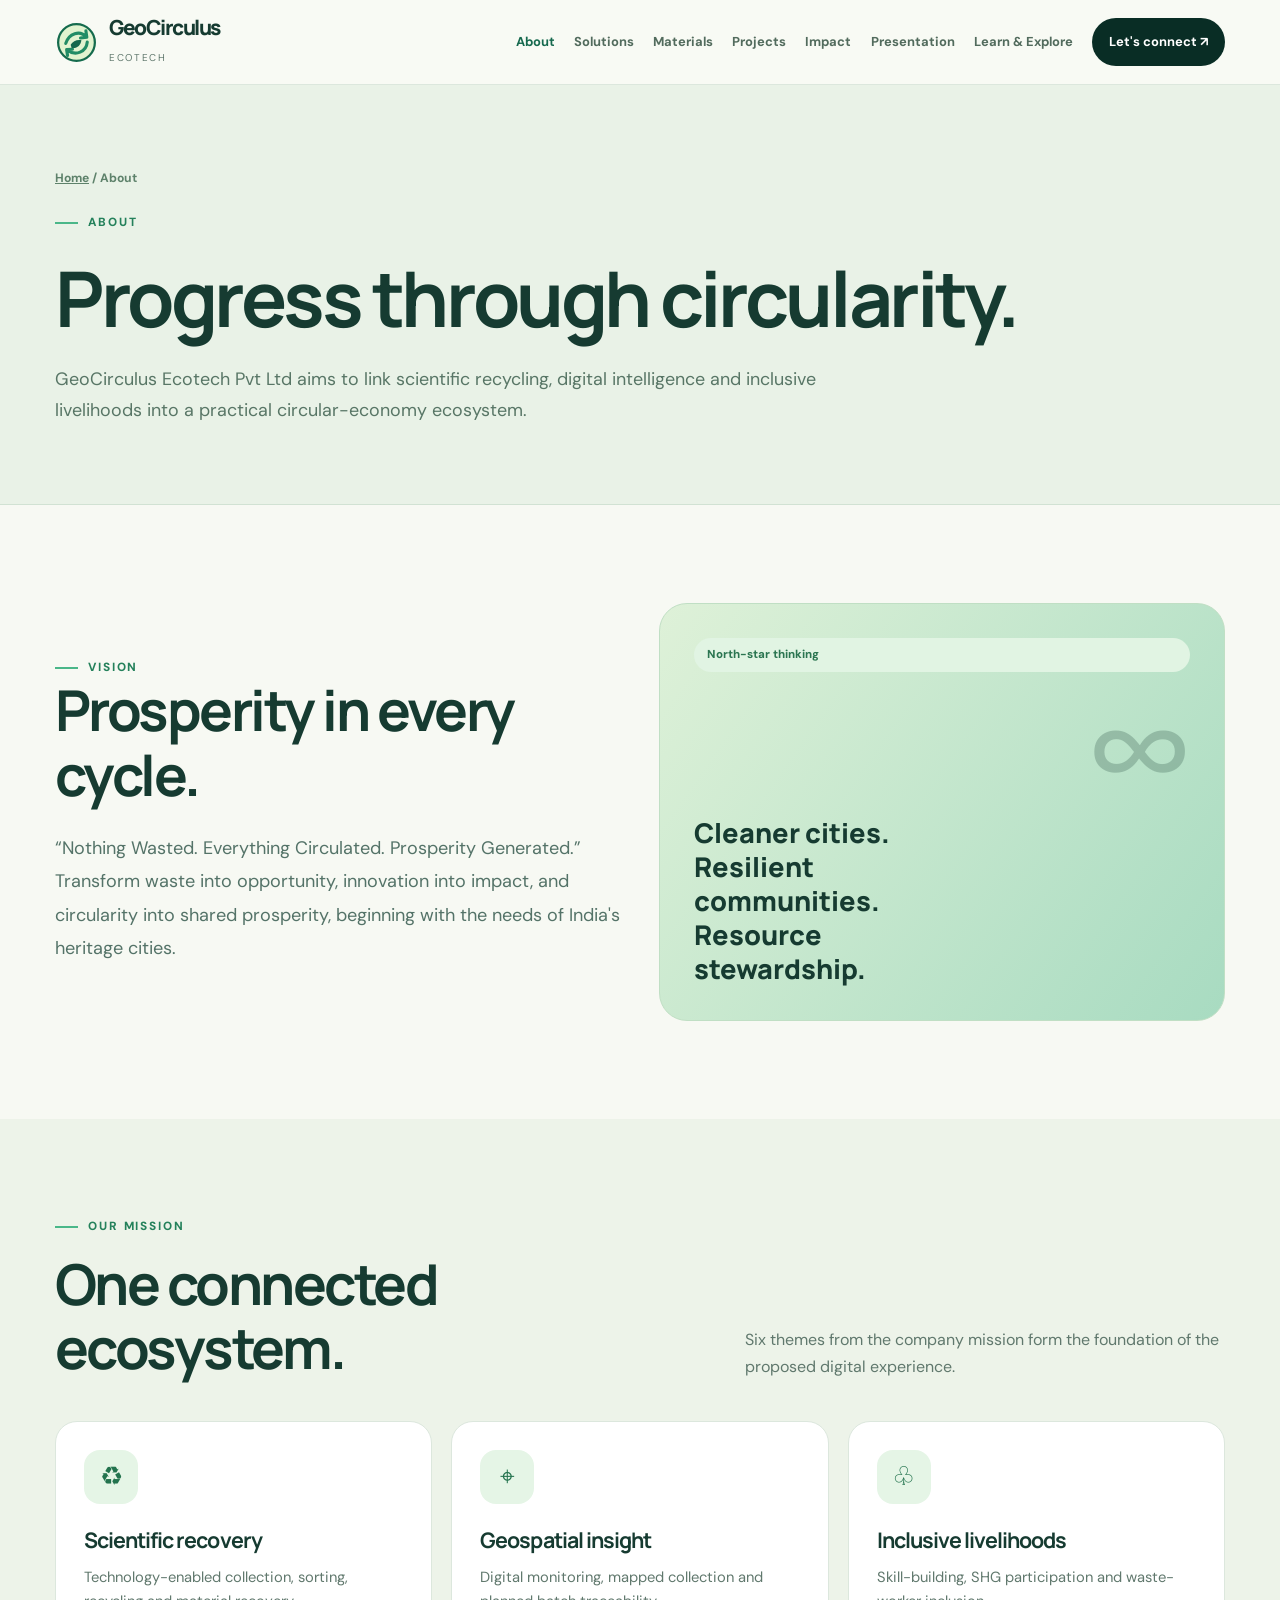
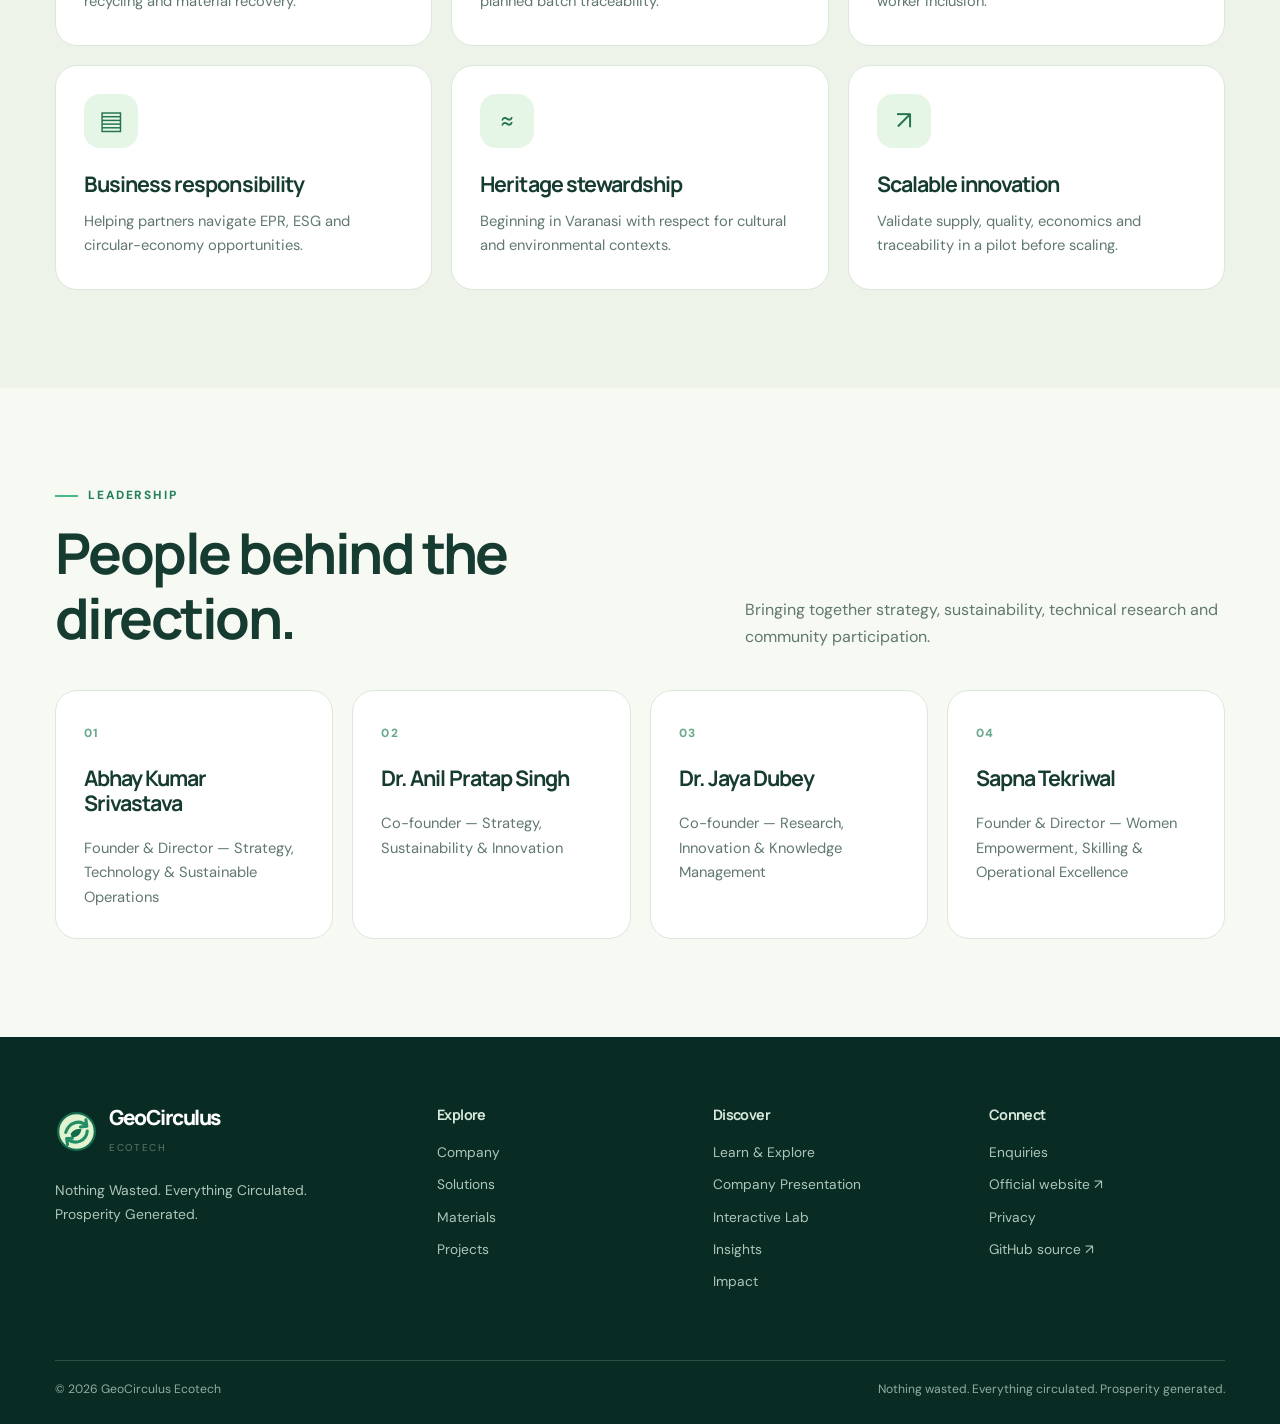
<file: about/index.html>
<!doctype html><html lang="en"><head><meta charset="utf-8"><meta name="viewport" content="width=device-width,initial-scale=1"><title>About and Vision | GeoCirculus Ecotech</title><meta name="description" content="Explore the proposed mission and leadership of GeoCirculus Ecotech."><meta name="theme-color" content="#092d25"><meta name="robots" content="noindex,follow"><link rel="canonical" href="https://programmer-s-picnic.github.io/gcs/about/"><meta property="og:type" content="website"><meta property="og:title" content="About and Vision | GeoCirculus"><meta property="og:description" content="Explore the proposed mission and leadership of GeoCirculus Ecotech."><meta property="og:url" content="https://programmer-s-picnic.github.io/gcs/about/"><link rel="icon" type="image/svg+xml" href="../assets/mark.svg"><link rel="stylesheet" href="../assets/styles.css"><script defer src="../assets/app.js"></script></head><body><a class="skip" href="#main">Skip to main content</a><header class="header"><div class="shell header-inner"><a class="brand" href="../" aria-label="GeoCirculus home"><img src="../assets/mark.svg" alt=""><span><b>GeoCirculus</b><small>Ecotech</small></span></a><button class="menu" aria-controls="site-nav" aria-expanded="false" type="button">Menu ☰</button><nav id="site-nav" class="nav" aria-label="Primary navigation"><a aria-current="page" href="../about/">About</a><a  href="../solutions/">Solutions</a><a  href="../materials/">Materials</a><a  href="../projects/">Projects</a><a  href="../impact/">Impact</a><a href="../presentation/">Presentation</a><a  href="../learn/">Learn & Explore</a><a class="nav-cta" href="../contact/">Let's connect ↗</a></nav></div></header><main id="main">
<section class="page-hero"><div class="shell"><div class="crumb"><a href="../">Home</a> / About</div><div class="eyebrow" style="margin-top:25px">About</div><h1>Progress through circularity.</h1><p>GeoCirculus Ecotech Pvt Ltd aims to link scientific recycling, digital intelligence and inclusive livelihoods into a practical circular-economy ecosystem.</p></div></section>
<section class="section"><div class="shell"><div class="split"><div><span class="eyebrow">Vision</span><h2>Prosperity in every cycle.</h2><p class="lead" style="margin-top:24px">“Nothing Wasted. Everything Circulated. Prosperity Generated.”</p><p class="lead">Transform waste into opportunity, innovation into impact, and circularity into shared prosperity, beginning with the needs of India's heritage cities.</p></div><div class="illustration"><span class="tag">North-star thinking</span><div class="symbol">∞</div><b>Cleaner cities. Resilient communities. Resource stewardship.</b></div></div></div></section>
<section class="section alt"><div class="shell"><div class="section-head"><div><span class="eyebrow">Our mission</span><h2>One connected ecosystem.</h2></div><p>Six themes from the company mission form the foundation of the proposed digital experience.</p></div><div class="grid cols-3"><article class="card"><span class="icon" aria-hidden="true">♻</span><h3>Scientific recovery</h3><p>Technology-enabled collection, sorting, recycling and material recovery.</p></article><article class="card"><span class="icon" aria-hidden="true">⌖</span><h3>Geospatial insight</h3><p>Digital monitoring, mapped collection and planned batch traceability.</p></article><article class="card"><span class="icon" aria-hidden="true">♧</span><h3>Inclusive livelihoods</h3><p>Skill-building, SHG participation and waste-worker inclusion.</p></article><article class="card"><span class="icon" aria-hidden="true">▤</span><h3>Business responsibility</h3><p>Helping partners navigate EPR, ESG and circular-economy opportunities.</p></article><article class="card"><span class="icon" aria-hidden="true">≈</span><h3>Heritage stewardship</h3><p>Beginning in Varanasi with respect for cultural and environmental contexts.</p></article><article class="card"><span class="icon" aria-hidden="true">↗</span><h3>Scalable innovation</h3><p>Validate supply, quality, economics and traceability in a pilot before scaling.</p></article></div></div></section>
<section class="section"><div class="shell"><div class="section-head"><div><span class="eyebrow">Leadership</span><h2>People behind the direction.</h2></div><p>Bringing together strategy, sustainability, technical research and community participation.</p></div><div class="grid cols-4"><article class="card"><span class="number">01</span><h3 style="margin:20px 0">Abhay Kumar Srivastava</h3><p>Founder & Director — Strategy, Technology & Sustainable Operations</p></article><article class="card"><span class="number">02</span><h3 style="margin:20px 0">Dr. Anil Pratap Singh</h3><p>Co-founder — Strategy, Sustainability & Innovation</p></article><article class="card"><span class="number">03</span><h3 style="margin:20px 0">Dr. Jaya Dubey</h3><p>Co-founder — Research, Innovation & Knowledge Management</p></article><article class="card"><span class="number">04</span><h3 style="margin:20px 0">Sapna Tekriwal</h3><p>Founder & Director — Women Empowerment, Skilling & Operational Excellence</p></article></div></div></section></main><footer class="footer"><div class="shell"><div class="footer-grid"><div><a class="brand" href="../"><img src="../assets/mark.svg" alt=""><span><b>GeoCirculus</b><small>Ecotech</small></span></a><p>Nothing Wasted. Everything Circulated. Prosperity Generated.</p></div><div><h4>Explore</h4><a href="../about/">Company</a><a href="../solutions/">Solutions</a><a href="../materials/">Materials</a><a href="../projects/">Projects</a></div><div><h4>Discover</h4><a href="../learn/">Learn & Explore</a><a href="../presentation/">Company Presentation</a><a href="../learn/lab/">Interactive Lab</a><a href="../insights/">Insights</a><a href="../impact/">Impact</a></div><div><h4>Connect</h4><a href="../contact/">Enquiries</a><a href="https://geocirculus.com/" rel="noopener noreferrer">Official website ↗</a><a href="../privacy/">Privacy</a><a href="https://github.com/Programmer-s-Picnic/gcs" rel="noopener noreferrer">GitHub source ↗</a></div></div><div class="footer-bottom"><span>© 2026 GeoCirculus Ecotech</span><span>Nothing wasted. Everything circulated. Prosperity generated.</span></div></div></footer></body></html>
</file>
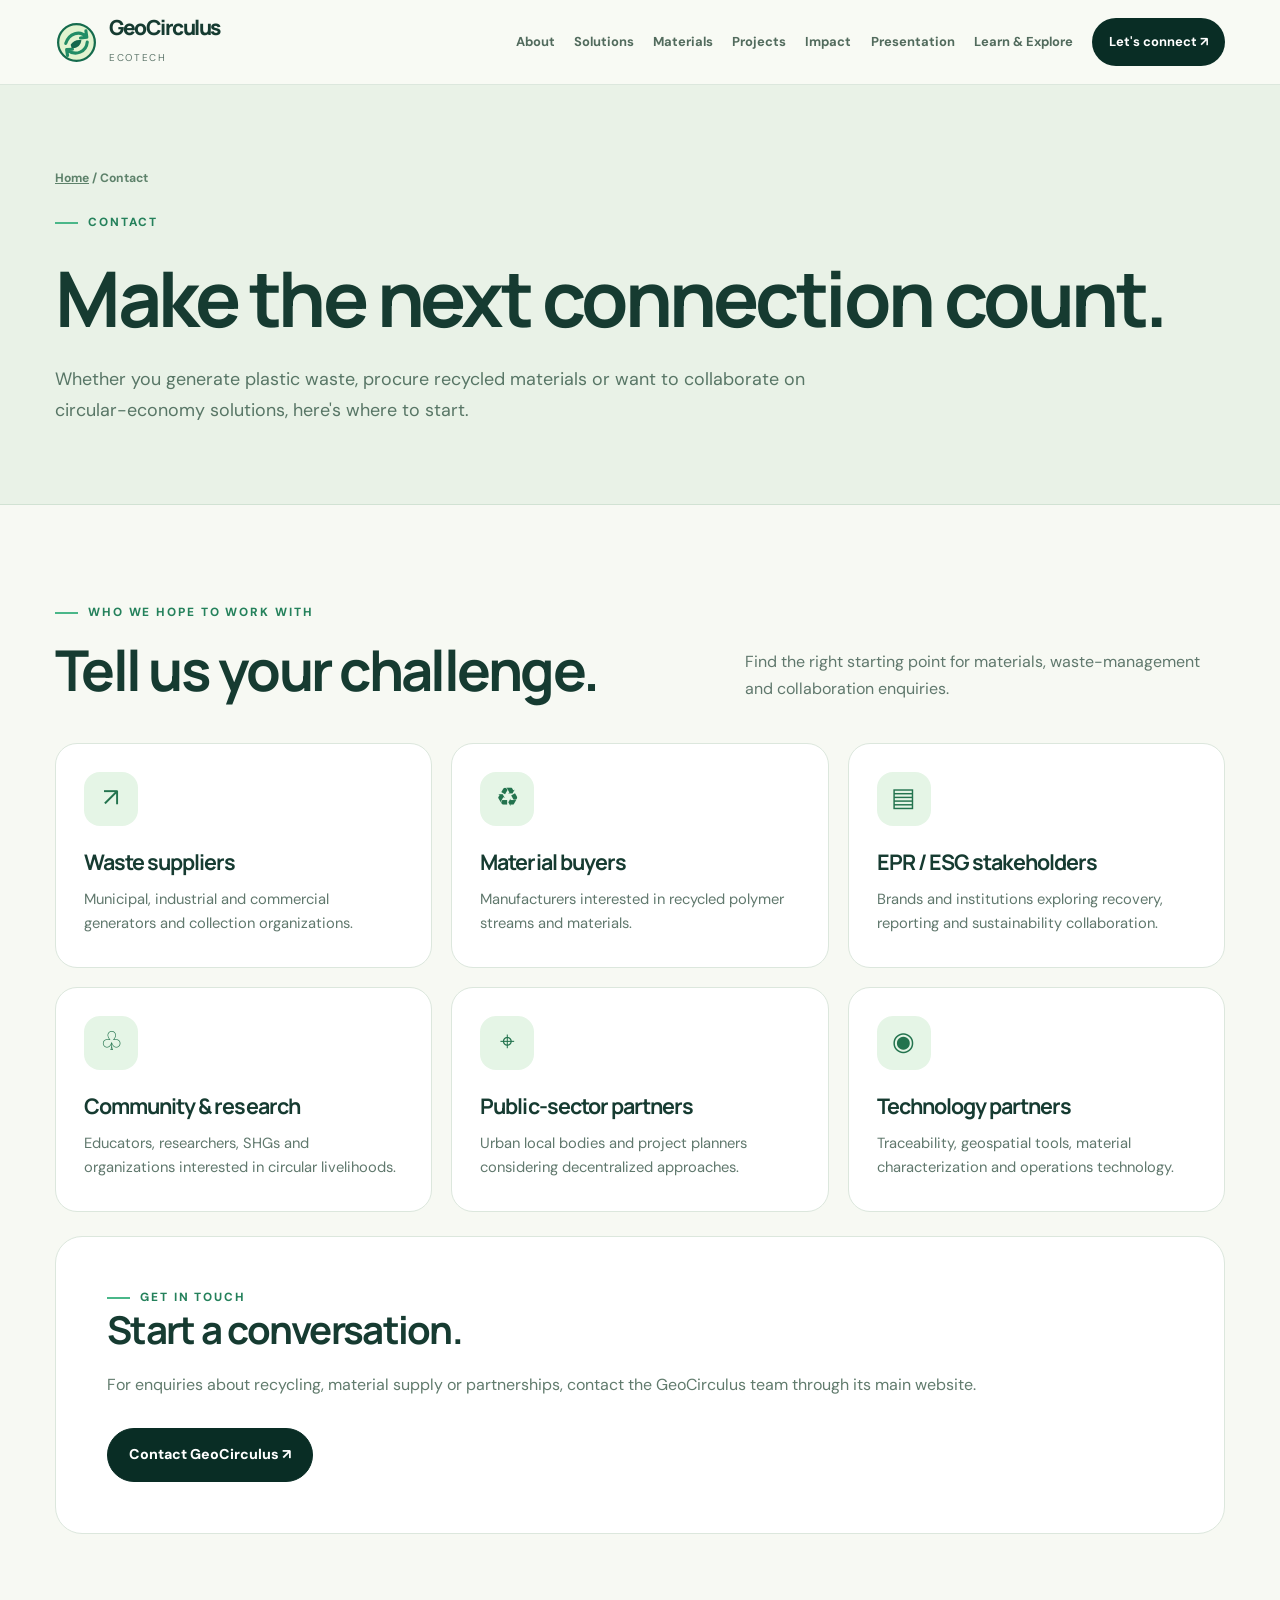
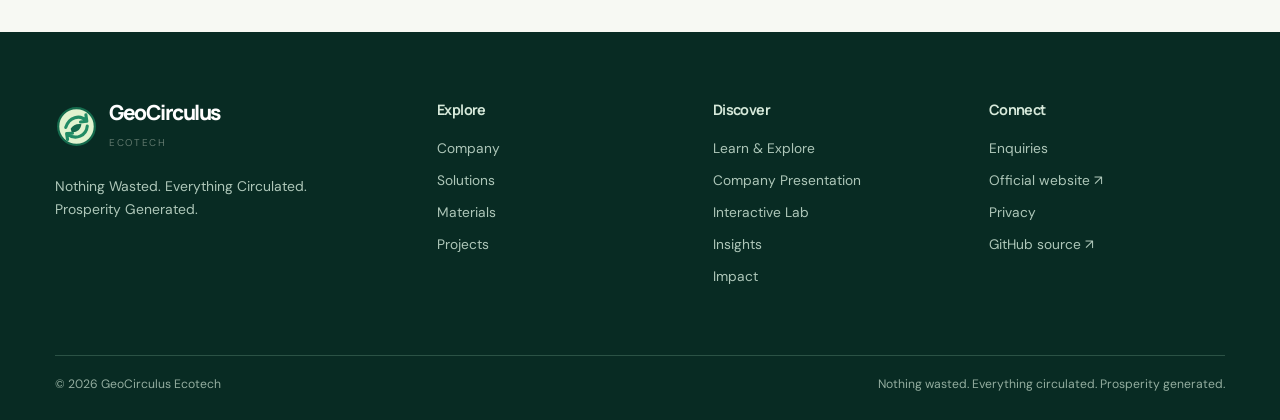
<file: contact/index.html>
<!doctype html><html lang="en"><head><meta charset="utf-8"><meta name="viewport" content="width=device-width,initial-scale=1"><title>Contact and Collaborate | GeoCirculus Ecotech</title><meta name="description" content="Explore ways to engage with GeoCirculus and connect through its official contact channel."><meta name="theme-color" content="#092d25"><meta name="robots" content="noindex,follow"><link rel="canonical" href="https://programmer-s-picnic.github.io/gcs/contact/"><meta property="og:type" content="website"><meta property="og:title" content="Contact and Collaborate | GeoCirculus"><meta property="og:description" content="Explore ways to engage with GeoCirculus and connect through its official contact channel."><meta property="og:url" content="https://programmer-s-picnic.github.io/gcs/contact/"><link rel="icon" type="image/svg+xml" href="../assets/mark.svg"><link rel="stylesheet" href="../assets/styles.css"><script defer src="../assets/app.js"></script></head><body><a class="skip" href="#main">Skip to main content</a><header class="header"><div class="shell header-inner"><a class="brand" href="../" aria-label="GeoCirculus home"><img src="../assets/mark.svg" alt=""><span><b>GeoCirculus</b><small>Ecotech</small></span></a><button class="menu" aria-controls="site-nav" aria-expanded="false" type="button">Menu ☰</button><nav id="site-nav" class="nav" aria-label="Primary navigation"><a  href="../about/">About</a><a  href="../solutions/">Solutions</a><a  href="../materials/">Materials</a><a  href="../projects/">Projects</a><a  href="../impact/">Impact</a><a href="../presentation/">Presentation</a><a  href="../learn/">Learn & Explore</a><a class="nav-cta" href="../contact/">Let's connect ↗</a></nav></div></header><main id="main">
<section class="page-hero"><div class="shell"><div class="crumb"><a href="../">Home</a> / Contact</div><div class="eyebrow" style="margin-top:25px">Contact</div><h1>Make the next connection count.</h1><p>Whether you generate plastic waste, procure recycled materials or want to collaborate on circular-economy solutions, here's where to start.</p></div></section>
<section class="section"><div class="shell"><div class="section-head"><div><span class="eyebrow">Who we hope to work with</span><h2>Tell us your challenge.</h2></div><p>Find the right starting point for materials, waste-management and collaboration enquiries.</p></div><div class="grid cols-3"><article class="card"><span class="icon" aria-hidden="true">↗</span><h3>Waste suppliers</h3><p>Municipal, industrial and commercial generators and collection organizations.</p></article><article class="card"><span class="icon" aria-hidden="true">♻</span><h3>Material buyers</h3><p>Manufacturers interested in recycled polymer streams and materials.</p></article><article class="card"><span class="icon" aria-hidden="true">▤</span><h3>EPR / ESG stakeholders</h3><p>Brands and institutions exploring recovery, reporting and sustainability collaboration.</p></article><article class="card"><span class="icon" aria-hidden="true">♧</span><h3>Community & research</h3><p>Educators, researchers, SHGs and organizations interested in circular livelihoods.</p></article><article class="card"><span class="icon" aria-hidden="true">⌖</span><h3>Public-sector partners</h3><p>Urban local bodies and project planners considering decentralized approaches.</p></article><article class="card"><span class="icon" aria-hidden="true">◉</span><h3>Technology partners</h3><p>Traceability, geospatial tools, material characterization and operations technology.</p></article></div><div class="panel" style="margin-top:24px"><span class="eyebrow">Get in touch</span><h2>Start a conversation.</h2><p>For enquiries about recycling, material supply or partnerships, contact the GeoCirculus team through its main website.</p><div class="actions"><a class="btn primary" href="https://geocirculus.com/contact/" rel="noopener noreferrer">Contact GeoCirculus ↗</a></div></div></div></section></main><footer class="footer"><div class="shell"><div class="footer-grid"><div><a class="brand" href="../"><img src="../assets/mark.svg" alt=""><span><b>GeoCirculus</b><small>Ecotech</small></span></a><p>Nothing Wasted. Everything Circulated. Prosperity Generated.</p></div><div><h4>Explore</h4><a href="../about/">Company</a><a href="../solutions/">Solutions</a><a href="../materials/">Materials</a><a href="../projects/">Projects</a></div><div><h4>Discover</h4><a href="../learn/">Learn & Explore</a><a href="../presentation/">Company Presentation</a><a href="../learn/lab/">Interactive Lab</a><a href="../insights/">Insights</a><a href="../impact/">Impact</a></div><div><h4>Connect</h4><a href="../contact/">Enquiries</a><a href="https://geocirculus.com/" rel="noopener noreferrer">Official website ↗</a><a href="../privacy/">Privacy</a><a href="https://github.com/Programmer-s-Picnic/gcs" rel="noopener noreferrer">GitHub source ↗</a></div></div><div class="footer-bottom"><span>© 2026 GeoCirculus Ecotech</span><span>Nothing wasted. Everything circulated. Prosperity generated.</span></div></div></footer></body></html>
</file>
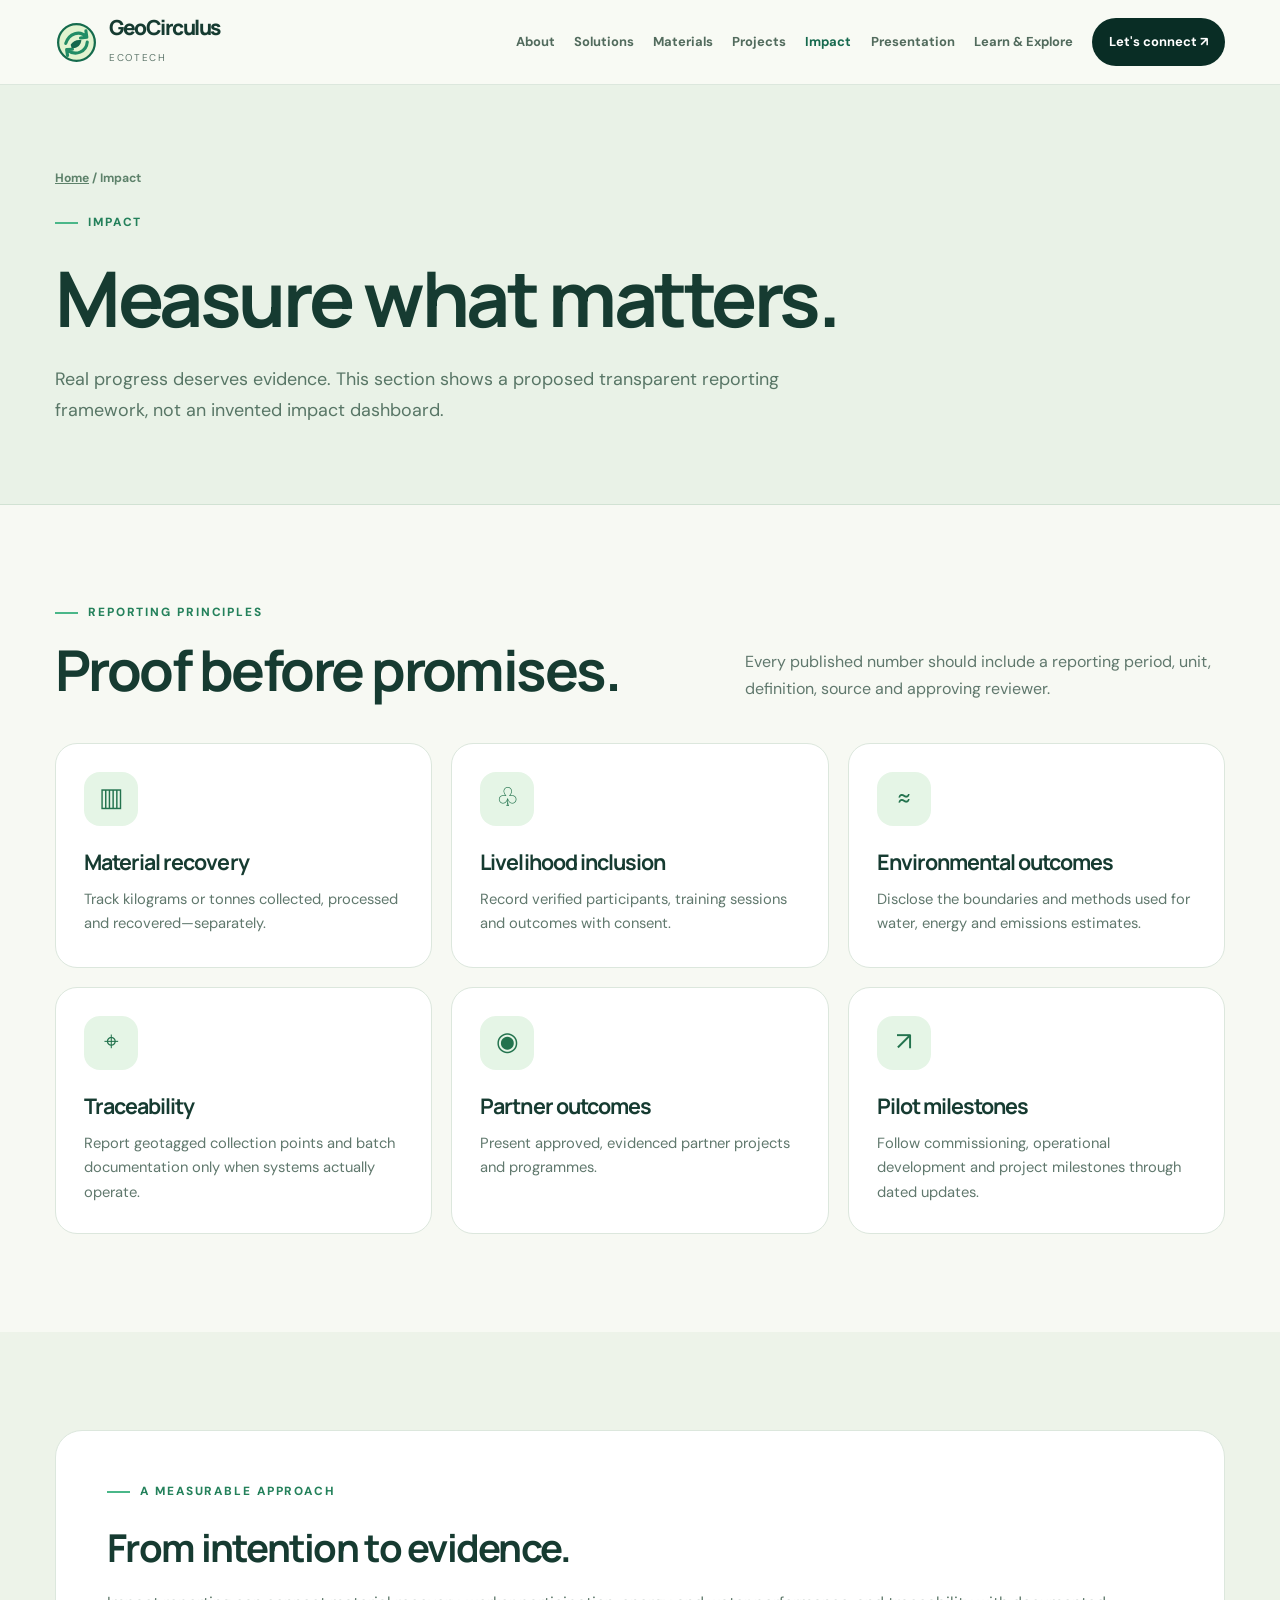
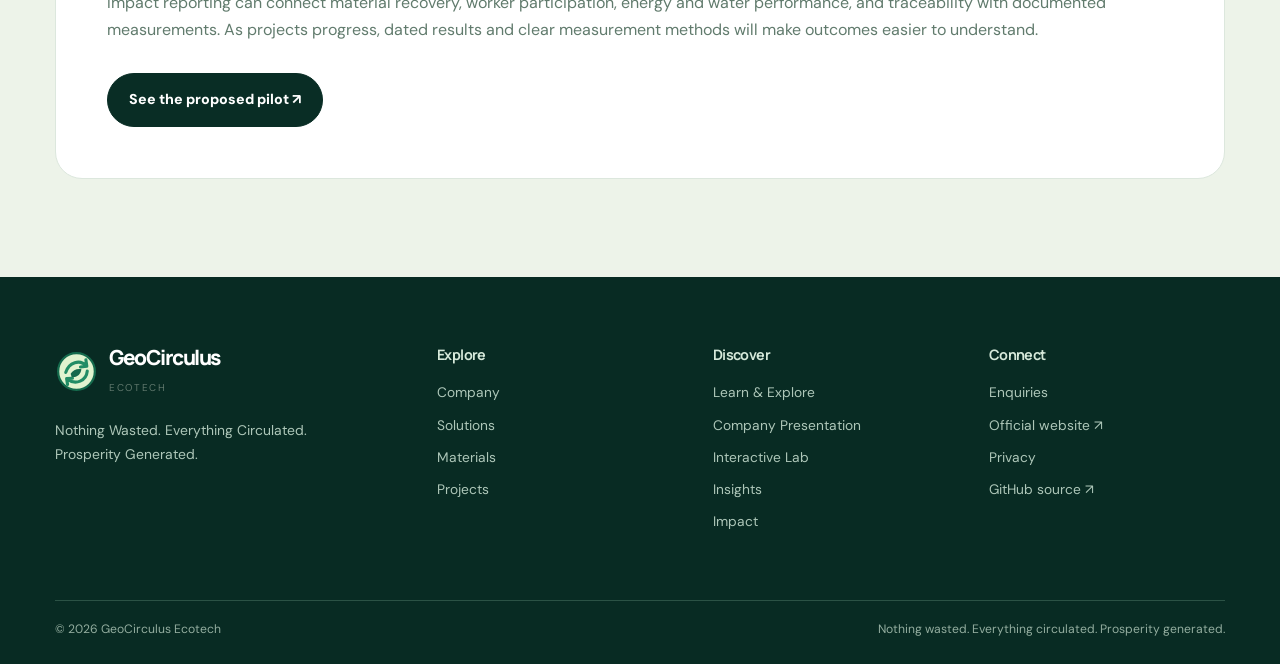
<file: impact/index.html>
<!doctype html><html lang="en"><head><meta charset="utf-8"><meta name="viewport" content="width=device-width,initial-scale=1"><title>Impact and Reporting | GeoCirculus Ecotech</title><meta name="description" content="Explore responsible impact metrics and evidence-based transparency."><meta name="theme-color" content="#092d25"><meta name="robots" content="noindex,follow"><link rel="canonical" href="https://programmer-s-picnic.github.io/gcs/impact/"><meta property="og:type" content="website"><meta property="og:title" content="Impact and Reporting | GeoCirculus"><meta property="og:description" content="Explore responsible impact metrics and evidence-based transparency."><meta property="og:url" content="https://programmer-s-picnic.github.io/gcs/impact/"><link rel="icon" type="image/svg+xml" href="../assets/mark.svg"><link rel="stylesheet" href="../assets/styles.css"><script defer src="../assets/app.js"></script></head><body><a class="skip" href="#main">Skip to main content</a><header class="header"><div class="shell header-inner"><a class="brand" href="../" aria-label="GeoCirculus home"><img src="../assets/mark.svg" alt=""><span><b>GeoCirculus</b><small>Ecotech</small></span></a><button class="menu" aria-controls="site-nav" aria-expanded="false" type="button">Menu ☰</button><nav id="site-nav" class="nav" aria-label="Primary navigation"><a  href="../about/">About</a><a  href="../solutions/">Solutions</a><a  href="../materials/">Materials</a><a  href="../projects/">Projects</a><a aria-current="page" href="../impact/">Impact</a><a href="../presentation/">Presentation</a><a  href="../learn/">Learn & Explore</a><a class="nav-cta" href="../contact/">Let's connect ↗</a></nav></div></header><main id="main">
<section class="page-hero"><div class="shell"><div class="crumb"><a href="../">Home</a> / Impact</div><div class="eyebrow" style="margin-top:25px">Impact</div><h1>Measure what matters.</h1><p>Real progress deserves evidence. This section shows a proposed transparent reporting framework, not an invented impact dashboard.</p></div></section>
<section class="section"><div class="shell"><div class="section-head"><div><span class="eyebrow">Reporting principles</span><h2>Proof before promises.</h2></div><p>Every published number should include a reporting period, unit, definition, source and approving reviewer.</p></div><div class="grid cols-3"><article class="card"><span class="icon" aria-hidden="true">▥</span><h3>Material recovery</h3><p>Track kilograms or tonnes collected, processed and recovered—separately.</p></article><article class="card"><span class="icon" aria-hidden="true">♧</span><h3>Livelihood inclusion</h3><p>Record verified participants, training sessions and outcomes with consent.</p></article><article class="card"><span class="icon" aria-hidden="true">≈</span><h3>Environmental outcomes</h3><p>Disclose the boundaries and methods used for water, energy and emissions estimates.</p></article><article class="card"><span class="icon" aria-hidden="true">⌖</span><h3>Traceability</h3><p>Report geotagged collection points and batch documentation only when systems actually operate.</p></article><article class="card"><span class="icon" aria-hidden="true">◉</span><h3>Partner outcomes</h3><p>Present approved, evidenced partner projects and programmes.</p></article><article class="card"><span class="icon" aria-hidden="true">↗</span><h3>Pilot milestones</h3><p>Follow commissioning, operational development and project milestones through dated updates.</p></article></div></div></section>
<section class="section alt"><div class="shell"><div class="panel"><span class="eyebrow">A measurable approach</span><h2 style="margin-top:24px">From intention to evidence.</h2><p>Impact reporting can connect material recovery, worker participation, energy and water performance, and traceability with documented measurements. As projects progress, dated results and clear measurement methods will make outcomes easier to understand.</p><div class="actions"><a class="btn primary" href="../projects/">See the proposed pilot ↗</a></div></div></div></section></main><footer class="footer"><div class="shell"><div class="footer-grid"><div><a class="brand" href="../"><img src="../assets/mark.svg" alt=""><span><b>GeoCirculus</b><small>Ecotech</small></span></a><p>Nothing Wasted. Everything Circulated. Prosperity Generated.</p></div><div><h4>Explore</h4><a href="../about/">Company</a><a href="../solutions/">Solutions</a><a href="../materials/">Materials</a><a href="../projects/">Projects</a></div><div><h4>Discover</h4><a href="../learn/">Learn & Explore</a><a href="../presentation/">Company Presentation</a><a href="../learn/lab/">Interactive Lab</a><a href="../insights/">Insights</a><a href="../impact/">Impact</a></div><div><h4>Connect</h4><a href="../contact/">Enquiries</a><a href="https://geocirculus.com/" rel="noopener noreferrer">Official website ↗</a><a href="../privacy/">Privacy</a><a href="https://github.com/Programmer-s-Picnic/gcs" rel="noopener noreferrer">GitHub source ↗</a></div></div><div class="footer-bottom"><span>© 2026 GeoCirculus Ecotech</span><span>Nothing wasted. Everything circulated. Prosperity generated.</span></div></div></footer></body></html>
</file>
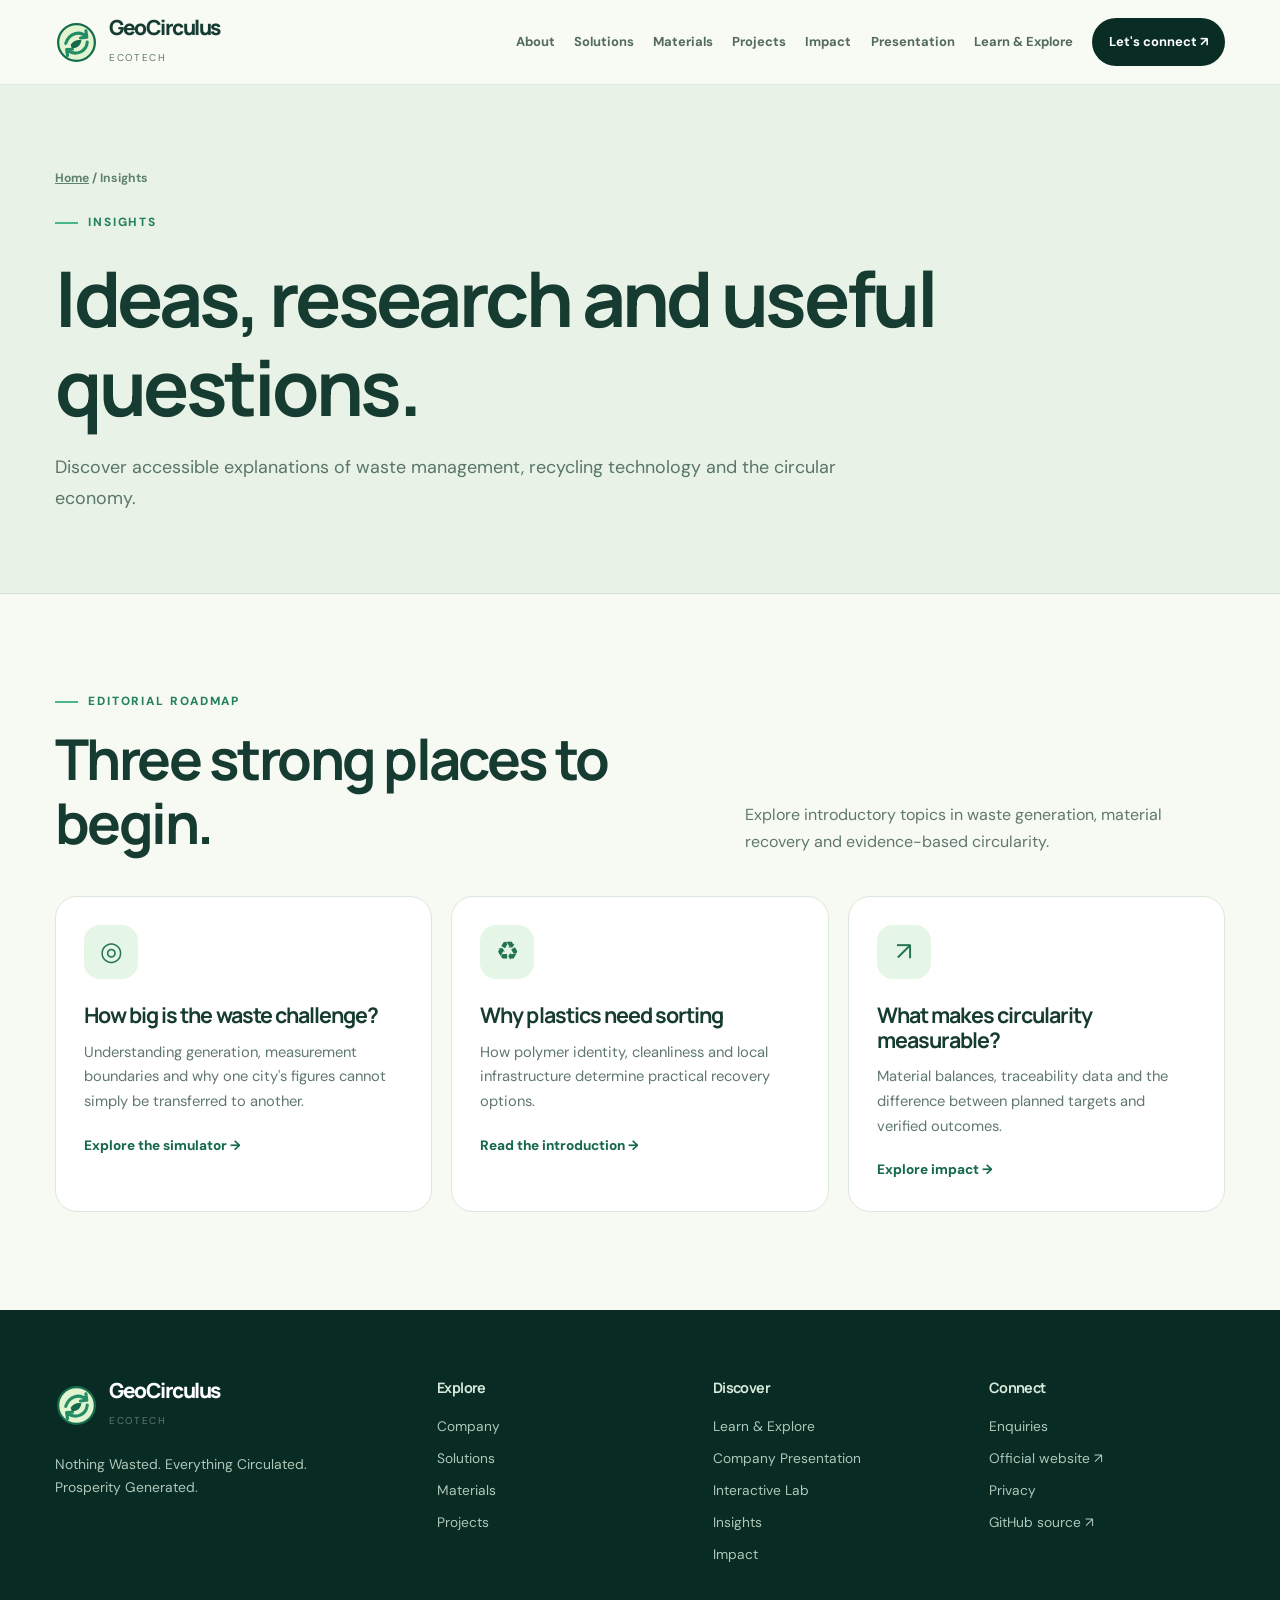
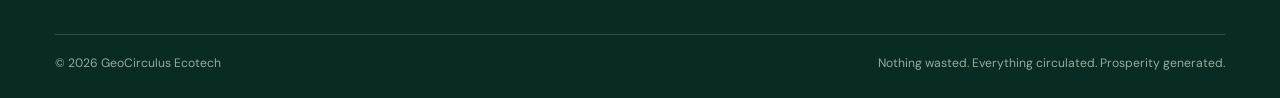
<file: insights/index.html>
<!doctype html><html lang="en"><head><meta charset="utf-8"><meta name="viewport" content="width=device-width,initial-scale=1"><title>Insights and Research | GeoCirculus Ecotech</title><meta name="description" content="Editorial roadmap for waste management and circular-economy explainers."><meta name="theme-color" content="#092d25"><meta name="robots" content="noindex,follow"><link rel="canonical" href="https://programmer-s-picnic.github.io/gcs/insights/"><meta property="og:type" content="website"><meta property="og:title" content="Insights and Research | GeoCirculus"><meta property="og:description" content="Editorial roadmap for waste management and circular-economy explainers."><meta property="og:url" content="https://programmer-s-picnic.github.io/gcs/insights/"><link rel="icon" type="image/svg+xml" href="../assets/mark.svg"><link rel="stylesheet" href="../assets/styles.css"><script defer src="../assets/app.js"></script></head><body><a class="skip" href="#main">Skip to main content</a><header class="header"><div class="shell header-inner"><a class="brand" href="../" aria-label="GeoCirculus home"><img src="../assets/mark.svg" alt=""><span><b>GeoCirculus</b><small>Ecotech</small></span></a><button class="menu" aria-controls="site-nav" aria-expanded="false" type="button">Menu ☰</button><nav id="site-nav" class="nav" aria-label="Primary navigation"><a  href="../about/">About</a><a  href="../solutions/">Solutions</a><a  href="../materials/">Materials</a><a  href="../projects/">Projects</a><a  href="../impact/">Impact</a><a href="../presentation/">Presentation</a><a  href="../learn/">Learn & Explore</a><a class="nav-cta" href="../contact/">Let's connect ↗</a></nav></div></header><main id="main">
<section class="page-hero"><div class="shell"><div class="crumb"><a href="../">Home</a> / Insights</div><div class="eyebrow" style="margin-top:25px">Insights</div><h1>Ideas, research and useful questions.</h1><p>Discover accessible explanations of waste management, recycling technology and the circular economy.</p></div></section>
<section class="section"><div class="shell"><div class="section-head"><div><span class="eyebrow">Editorial roadmap</span><h2>Three strong places to begin.</h2></div><p>Explore introductory topics in waste generation, material recovery and evidence-based circularity.</p></div><div class="grid cols-3"><article class="card"><span class="icon" aria-hidden="true">◎</span><h3>How big is the waste challenge?</h3><p>Understanding generation, measurement boundaries and why one city's figures cannot simply be transferred to another.</p><a href="../learn/lab/">Explore the simulator →</a></article><article class="card"><span class="icon" aria-hidden="true">♻</span><h3>Why plastics need sorting</h3><p>How polymer identity, cleanliness and local infrastructure determine practical recovery options.</p><a href="../learn/plastics/">Read the introduction →</a></article><article class="card"><span class="icon" aria-hidden="true">↗</span><h3>What makes circularity measurable?</h3><p>Material balances, traceability data and the difference between planned targets and verified outcomes.</p><a href="../impact/">Explore impact →</a></article></div></div></section></main><footer class="footer"><div class="shell"><div class="footer-grid"><div><a class="brand" href="../"><img src="../assets/mark.svg" alt=""><span><b>GeoCirculus</b><small>Ecotech</small></span></a><p>Nothing Wasted. Everything Circulated. Prosperity Generated.</p></div><div><h4>Explore</h4><a href="../about/">Company</a><a href="../solutions/">Solutions</a><a href="../materials/">Materials</a><a href="../projects/">Projects</a></div><div><h4>Discover</h4><a href="../learn/">Learn & Explore</a><a href="../presentation/">Company Presentation</a><a href="../learn/lab/">Interactive Lab</a><a href="../insights/">Insights</a><a href="../impact/">Impact</a></div><div><h4>Connect</h4><a href="../contact/">Enquiries</a><a href="https://geocirculus.com/" rel="noopener noreferrer">Official website ↗</a><a href="../privacy/">Privacy</a><a href="https://github.com/Programmer-s-Picnic/gcs" rel="noopener noreferrer">GitHub source ↗</a></div></div><div class="footer-bottom"><span>© 2026 GeoCirculus Ecotech</span><span>Nothing wasted. Everything circulated. Prosperity generated.</span></div></div></footer></body></html>
</file>
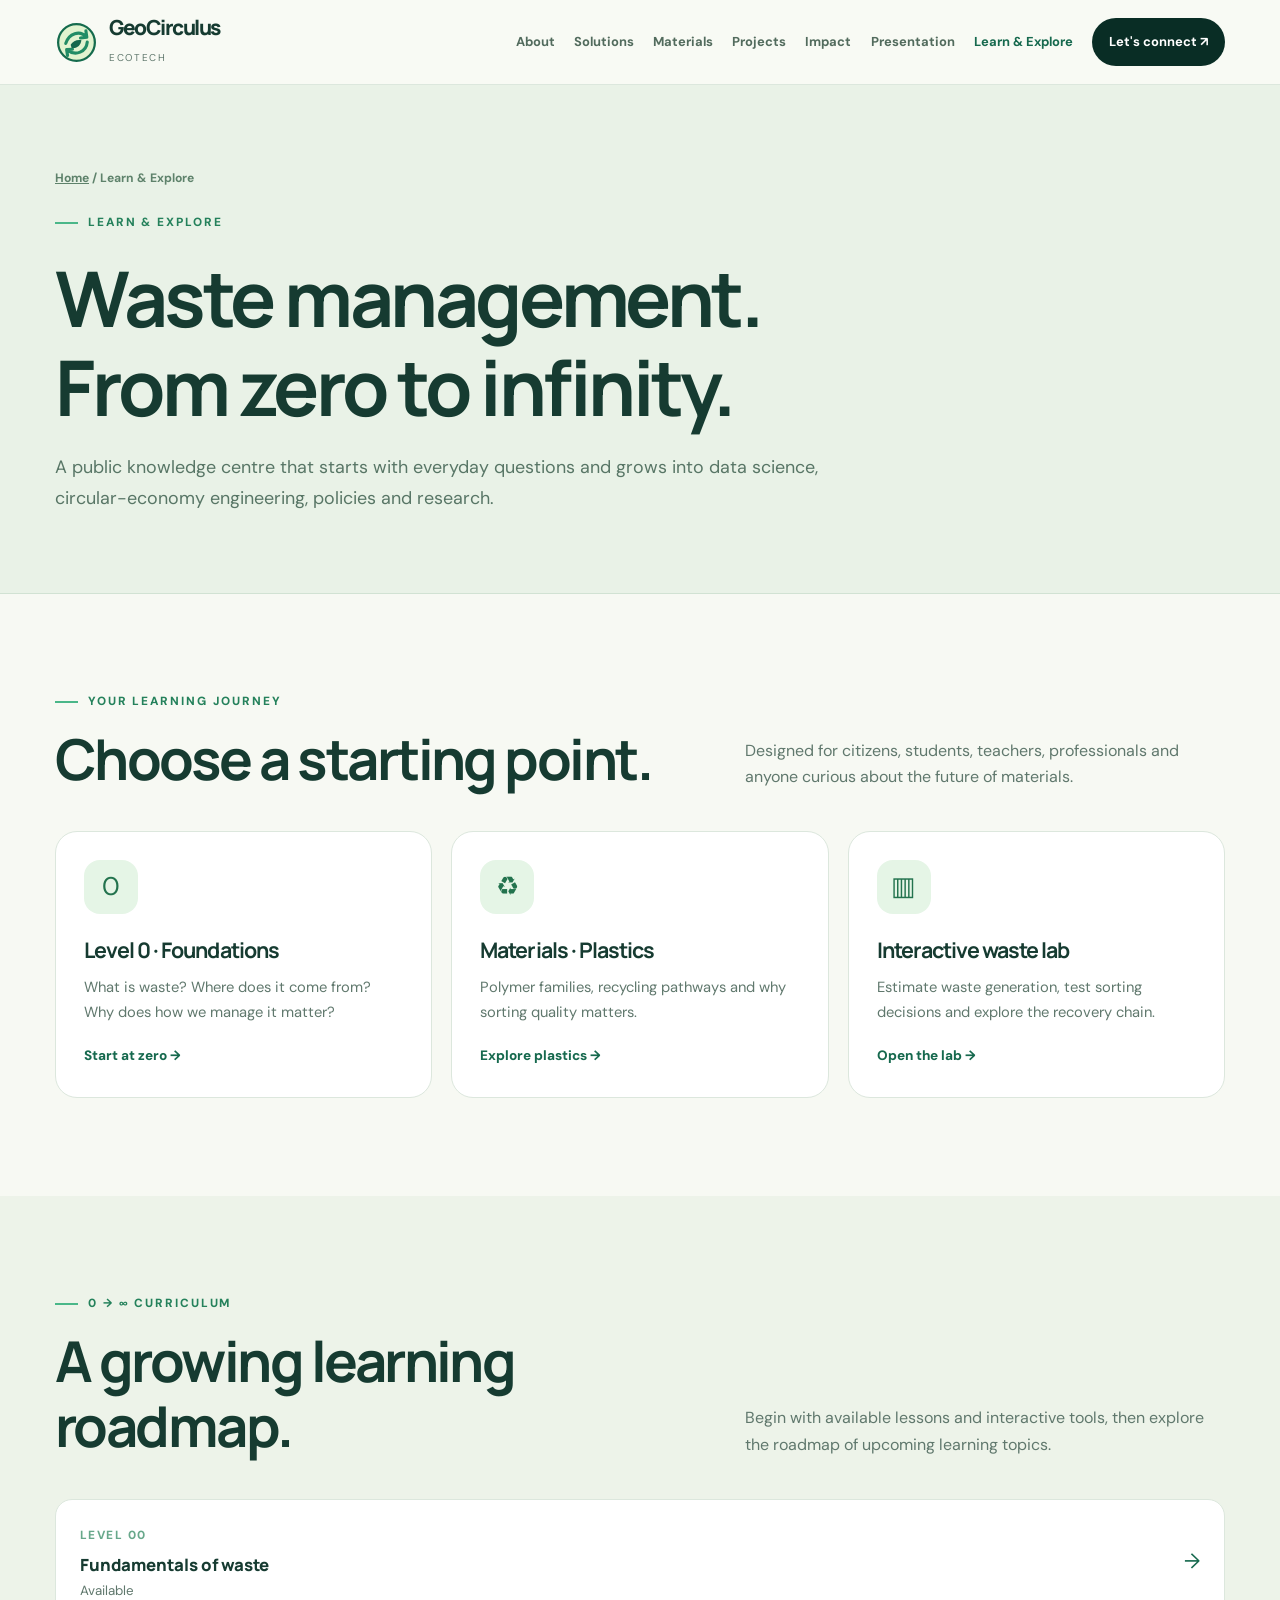
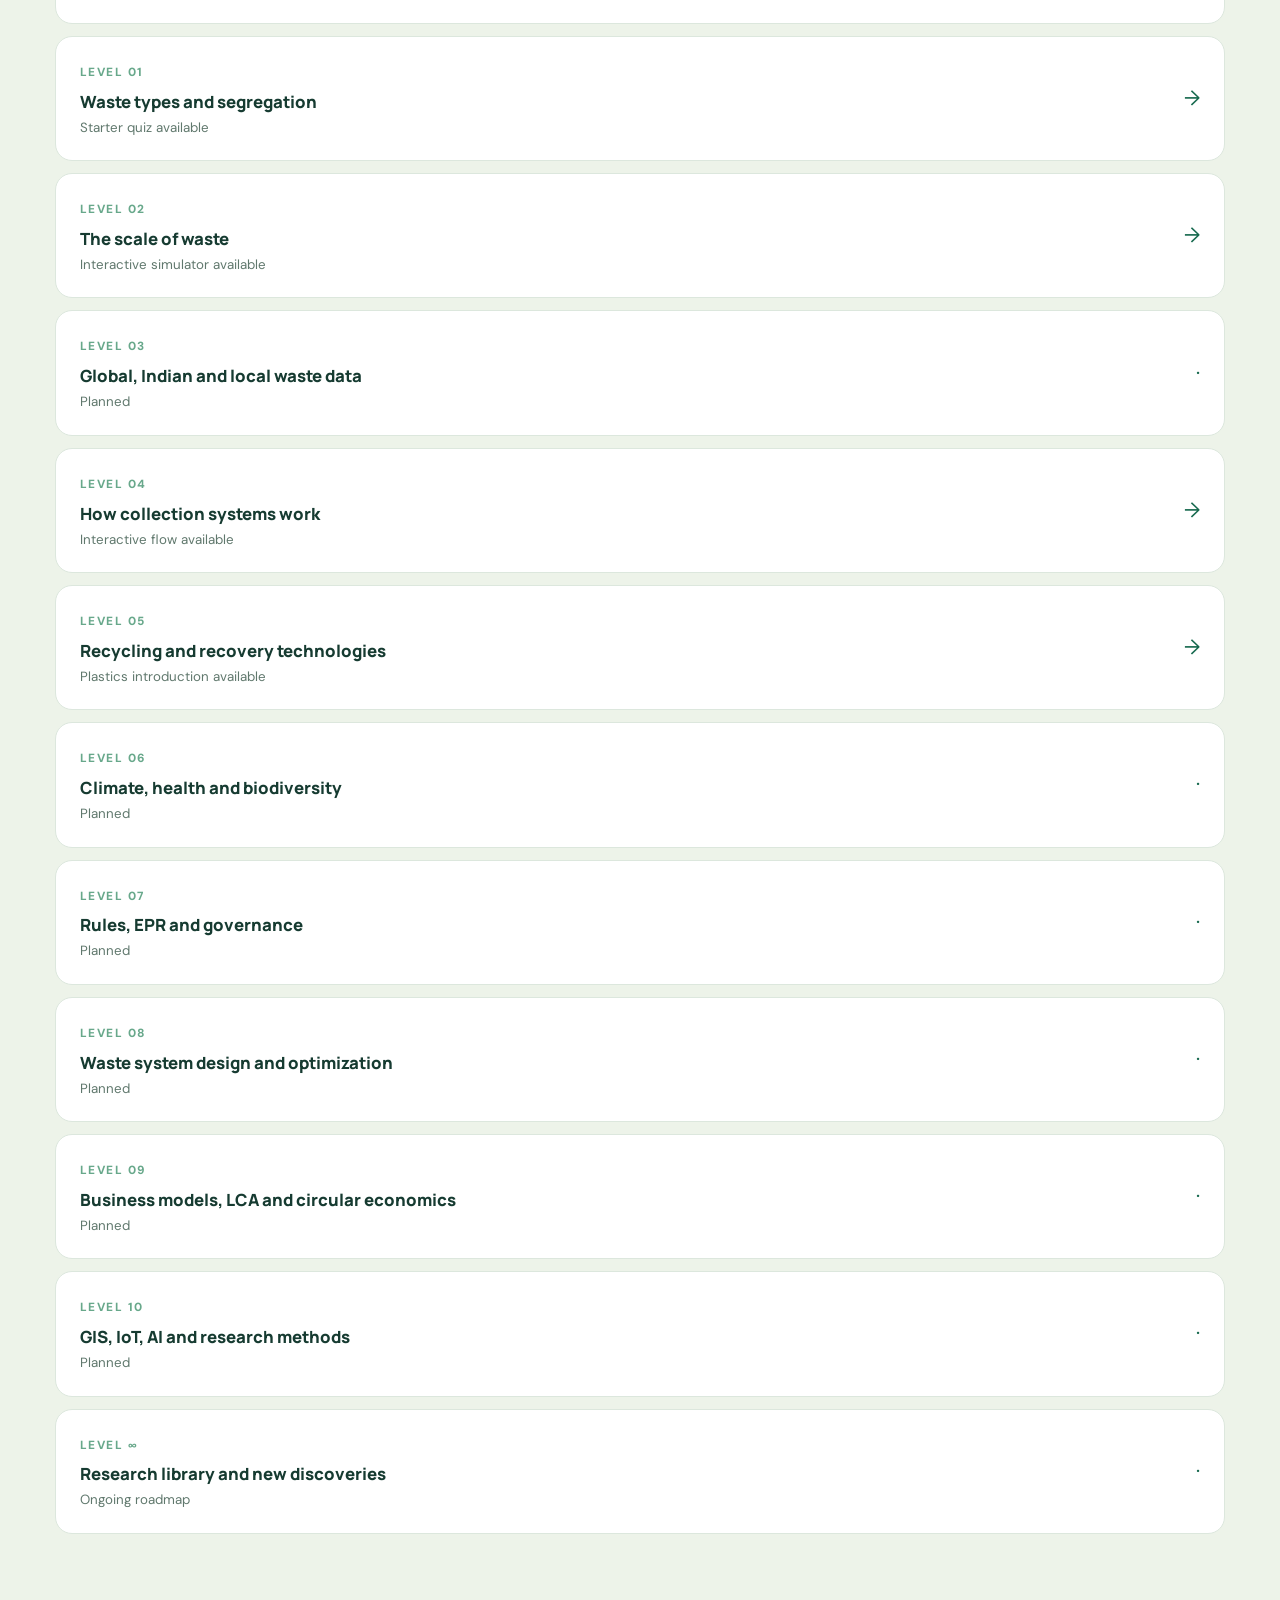
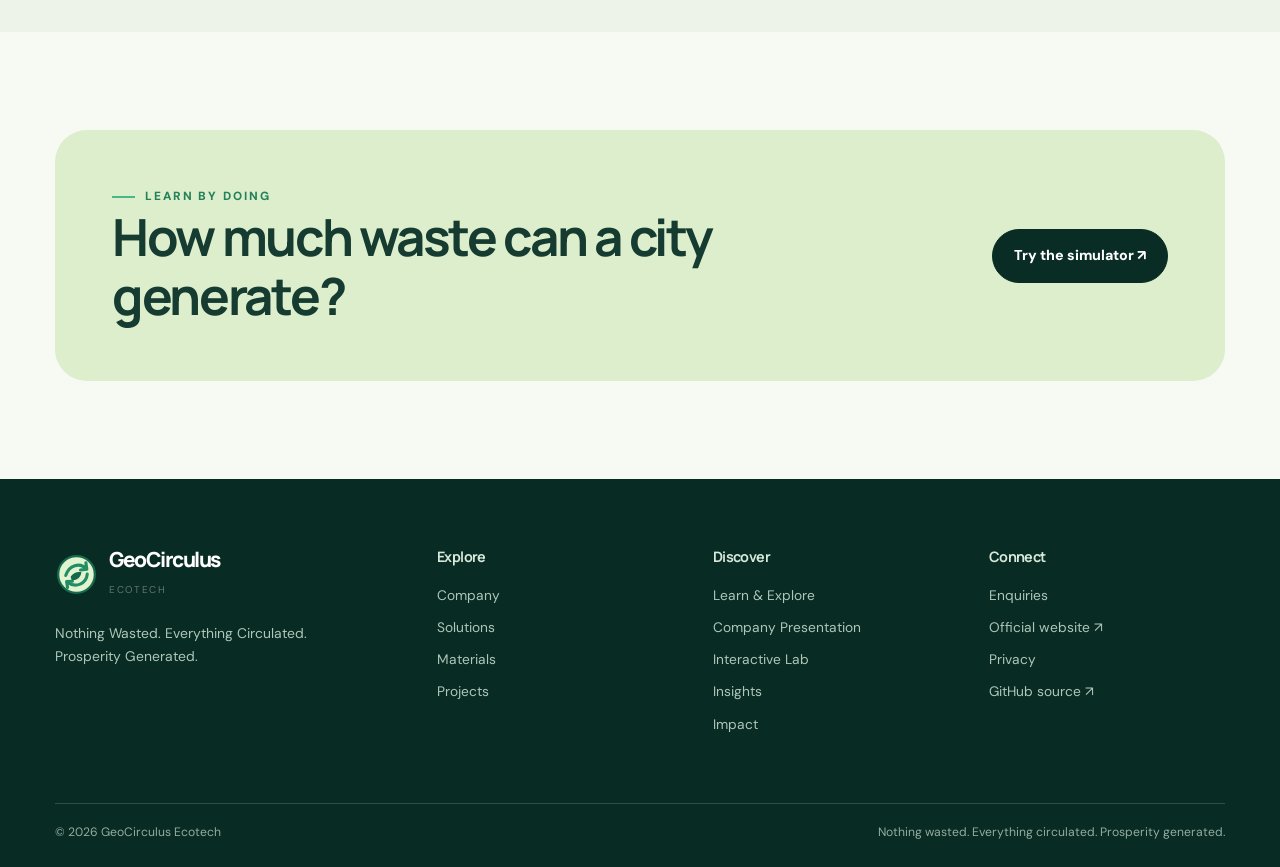
<file: learn/index.html>
<!doctype html><html lang="en"><head><meta charset="utf-8"><meta name="viewport" content="width=device-width,initial-scale=1"><title>Learn Waste Management | GeoCirculus Ecotech</title><meta name="description" content="Waste management education from absolute basics to advanced research."><meta name="theme-color" content="#092d25"><meta name="robots" content="noindex,follow"><link rel="canonical" href="https://programmer-s-picnic.github.io/gcs/learn/"><meta property="og:type" content="website"><meta property="og:title" content="Learn Waste Management | GeoCirculus"><meta property="og:description" content="Waste management education from absolute basics to advanced research."><meta property="og:url" content="https://programmer-s-picnic.github.io/gcs/learn/"><link rel="icon" type="image/svg+xml" href="../assets/mark.svg"><link rel="stylesheet" href="../assets/styles.css"><script defer src="../assets/app.js"></script></head><body><a class="skip" href="#main">Skip to main content</a><header class="header"><div class="shell header-inner"><a class="brand" href="../" aria-label="GeoCirculus home"><img src="../assets/mark.svg" alt=""><span><b>GeoCirculus</b><small>Ecotech</small></span></a><button class="menu" aria-controls="site-nav" aria-expanded="false" type="button">Menu ☰</button><nav id="site-nav" class="nav" aria-label="Primary navigation"><a  href="../about/">About</a><a  href="../solutions/">Solutions</a><a  href="../materials/">Materials</a><a  href="../projects/">Projects</a><a  href="../impact/">Impact</a><a href="../presentation/">Presentation</a><a aria-current="page" href="../learn/">Learn & Explore</a><a class="nav-cta" href="../contact/">Let's connect ↗</a></nav></div></header><main id="main">
<section class="page-hero"><div class="shell"><div class="crumb"><a href="../">Home</a> / Learn & Explore</div><div class="eyebrow" style="margin-top:25px">Learn & Explore</div><h1>Waste management.<br>From zero to infinity.</h1><p>A public knowledge centre that starts with everyday questions and grows into data science, circular-economy engineering, policies and research.</p></div></section>
<section class="section"><div class="shell"><div class="section-head"><div><span class="eyebrow">Your learning journey</span><h2>Choose a starting point.</h2></div><p>Designed for citizens, students, teachers, professionals and anyone curious about the future of materials.</p></div><div class="grid cols-3"><article class="card"><span class="icon" aria-hidden="true">0</span><h3>Level 0 · Foundations</h3><p>What is waste? Where does it come from? Why does how we manage it matter?</p><a href="./foundations/">Start at zero →</a></article><article class="card"><span class="icon" aria-hidden="true">♻</span><h3>Materials · Plastics</h3><p>Polymer families, recycling pathways and why sorting quality matters.</p><a href="./plastics/">Explore plastics →</a></article><article class="card"><span class="icon" aria-hidden="true">▥</span><h3>Interactive waste lab</h3><p>Estimate waste generation, test sorting decisions and explore the recovery chain.</p><a href="./lab/">Open the lab →</a></article></div></div></section>
<section class="section alt"><div class="shell"><div class="section-head"><div><span class="eyebrow">0 → ∞ curriculum</span><h2>A growing learning roadmap.</h2></div><p>Begin with available lessons and interactive tools, then explore the roadmap of upcoming learning topics.</p></div><div class="lesson-list"><a href="./foundations/" class="lesson"><div><span class="number">LEVEL 00</span><b style="display:block;margin-top:5px">Fundamentals of waste</b><small>Available</small></div><span class="arrow" aria-hidden="true">→</span></a><a href="./lab/" class="lesson"><div><span class="number">LEVEL 01</span><b style="display:block;margin-top:5px">Waste types and segregation</b><small>Starter quiz available</small></div><span class="arrow" aria-hidden="true">→</span></a><a href="./lab/" class="lesson"><div><span class="number">LEVEL 02</span><b style="display:block;margin-top:5px">The scale of waste</b><small>Interactive simulator available</small></div><span class="arrow" aria-hidden="true">→</span></a><div class="lesson"><div><span class="number">LEVEL 03</span><b style="display:block;margin-top:5px">Global, Indian and local waste data</b><small>Planned</small></div><span class="arrow" aria-hidden="true">·</span></div><a href="./lab/" class="lesson"><div><span class="number">LEVEL 04</span><b style="display:block;margin-top:5px">How collection systems work</b><small>Interactive flow available</small></div><span class="arrow" aria-hidden="true">→</span></a><a href="./plastics/" class="lesson"><div><span class="number">LEVEL 05</span><b style="display:block;margin-top:5px">Recycling and recovery technologies</b><small>Plastics introduction available</small></div><span class="arrow" aria-hidden="true">→</span></a><div class="lesson"><div><span class="number">LEVEL 06</span><b style="display:block;margin-top:5px">Climate, health and biodiversity</b><small>Planned</small></div><span class="arrow" aria-hidden="true">·</span></div><div class="lesson"><div><span class="number">LEVEL 07</span><b style="display:block;margin-top:5px">Rules, EPR and governance</b><small>Planned</small></div><span class="arrow" aria-hidden="true">·</span></div><div class="lesson"><div><span class="number">LEVEL 08</span><b style="display:block;margin-top:5px">Waste system design and optimization</b><small>Planned</small></div><span class="arrow" aria-hidden="true">·</span></div><div class="lesson"><div><span class="number">LEVEL 09</span><b style="display:block;margin-top:5px">Business models, LCA and circular economics</b><small>Planned</small></div><span class="arrow" aria-hidden="true">·</span></div><div class="lesson"><div><span class="number">LEVEL 10</span><b style="display:block;margin-top:5px">GIS, IoT, AI and research methods</b><small>Planned</small></div><span class="arrow" aria-hidden="true">·</span></div><div class="lesson"><div><span class="number">LEVEL ∞</span><b style="display:block;margin-top:5px">Research library and new discoveries</b><small>Ongoing roadmap</small></div><span class="arrow" aria-hidden="true">·</span></div></div></div></section>
<section class="section"><div class="shell"><div class="cta"><div><span class="eyebrow">Learn by doing</span><h2>How much waste can a city generate?</h2></div><a class="btn primary" href="./lab/">Try the simulator ↗</a></div></div></section></main><footer class="footer"><div class="shell"><div class="footer-grid"><div><a class="brand" href="../"><img src="../assets/mark.svg" alt=""><span><b>GeoCirculus</b><small>Ecotech</small></span></a><p>Nothing Wasted. Everything Circulated. Prosperity Generated.</p></div><div><h4>Explore</h4><a href="../about/">Company</a><a href="../solutions/">Solutions</a><a href="../materials/">Materials</a><a href="../projects/">Projects</a></div><div><h4>Discover</h4><a href="../learn/">Learn & Explore</a><a href="../presentation/">Company Presentation</a><a href="../learn/lab/">Interactive Lab</a><a href="../insights/">Insights</a><a href="../impact/">Impact</a></div><div><h4>Connect</h4><a href="../contact/">Enquiries</a><a href="https://geocirculus.com/" rel="noopener noreferrer">Official website ↗</a><a href="../privacy/">Privacy</a><a href="https://github.com/Programmer-s-Picnic/gcs" rel="noopener noreferrer">GitHub source ↗</a></div></div><div class="footer-bottom"><span>© 2026 GeoCirculus Ecotech</span><span>Nothing wasted. Everything circulated. Prosperity generated.</span></div></div></footer></body></html>
</file>
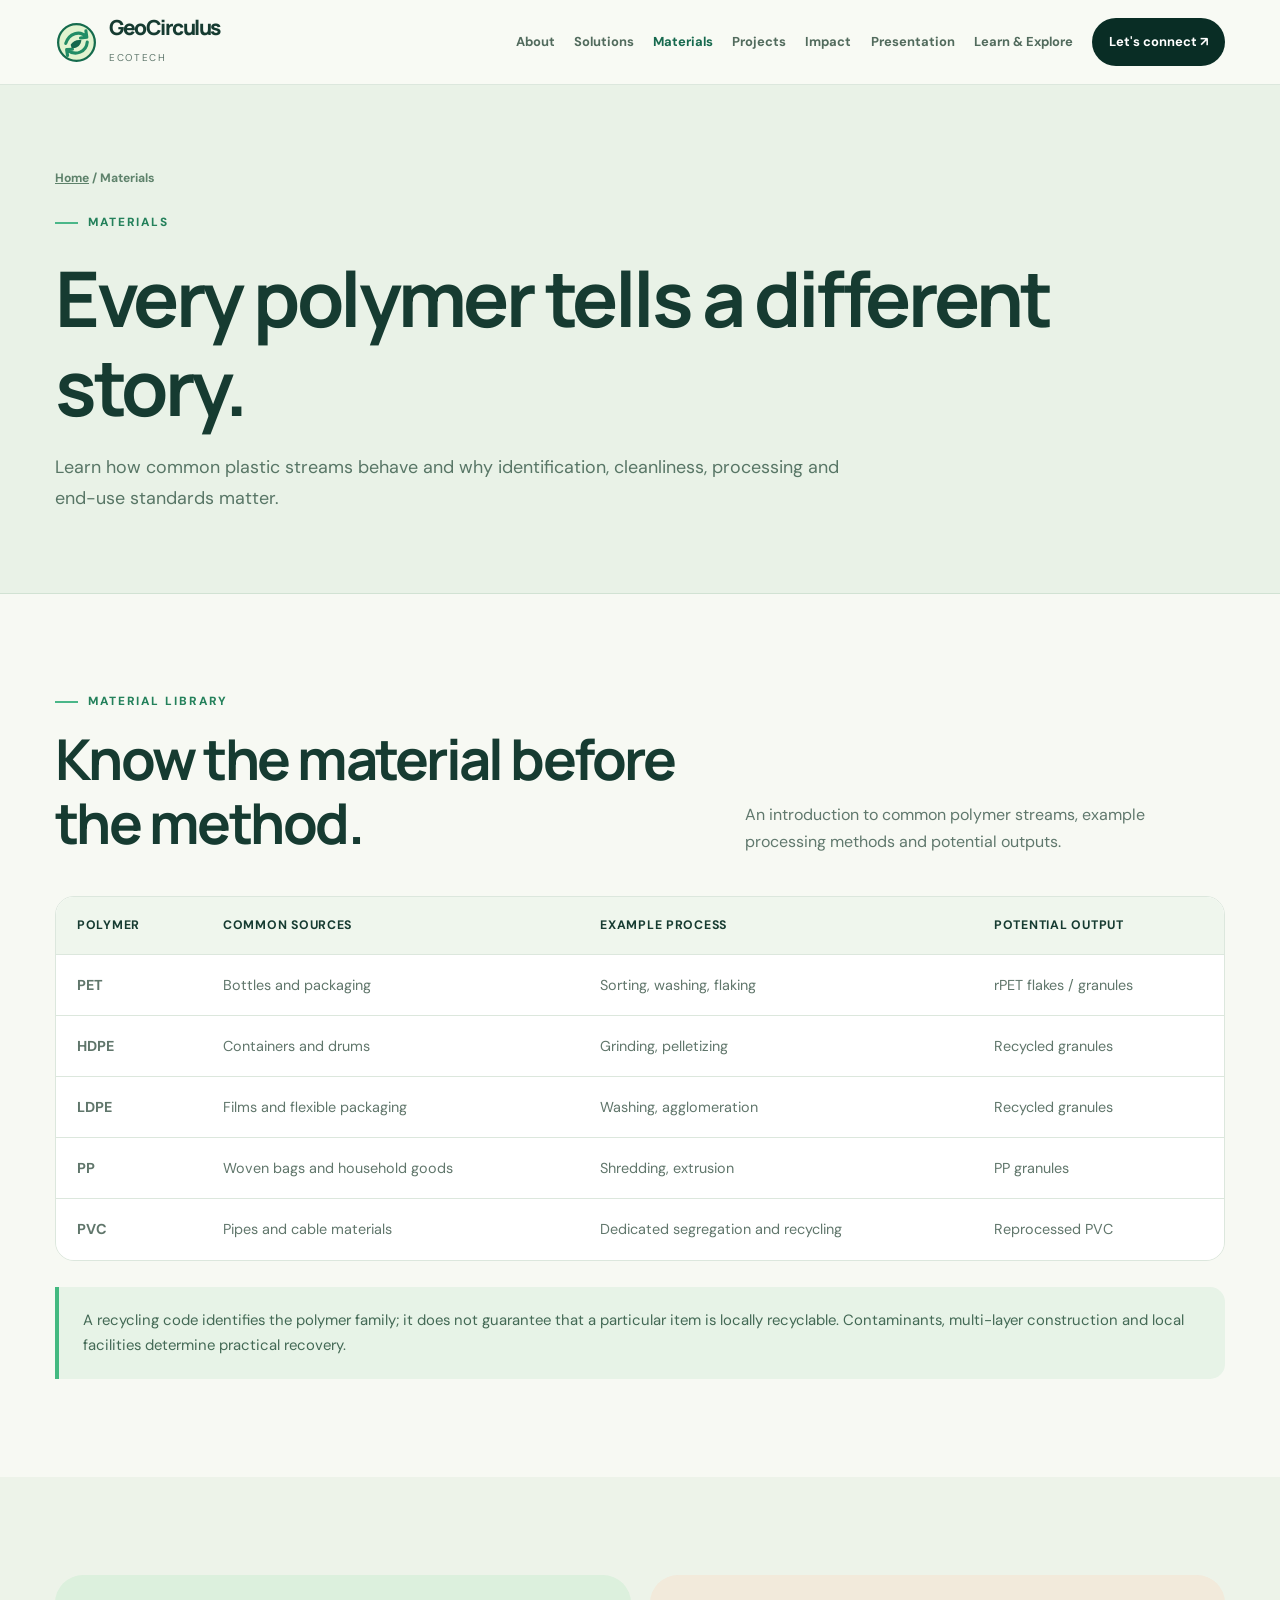
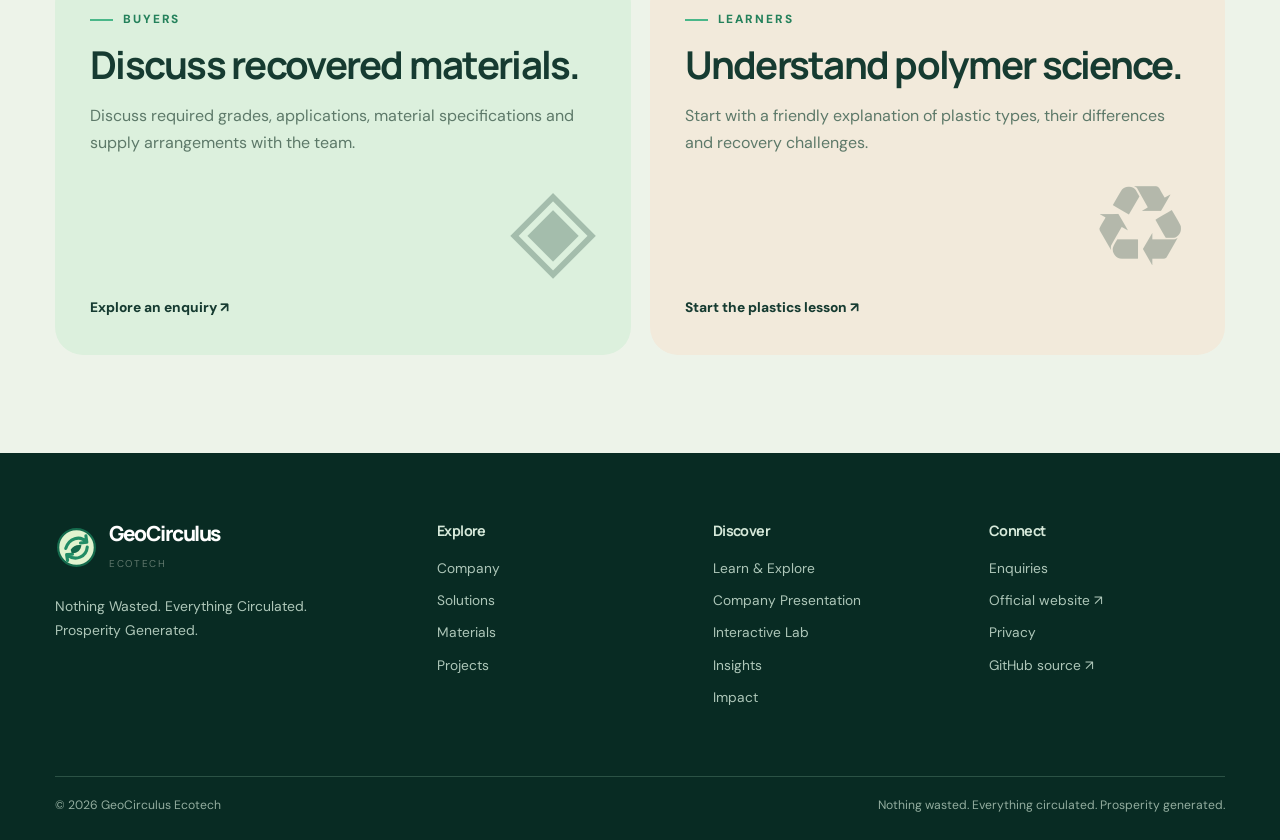
<file: materials/index.html>
<!doctype html><html lang="en"><head><meta charset="utf-8"><meta name="viewport" content="width=device-width,initial-scale=1"><title>Plastic Materials | GeoCirculus Ecotech</title><meta name="description" content="An educational guide to PET, HDPE, LDPE, PP and PVC streams."><meta name="theme-color" content="#092d25"><meta name="robots" content="noindex,follow"><link rel="canonical" href="https://programmer-s-picnic.github.io/gcs/materials/"><meta property="og:type" content="website"><meta property="og:title" content="Plastic Materials | GeoCirculus"><meta property="og:description" content="An educational guide to PET, HDPE, LDPE, PP and PVC streams."><meta property="og:url" content="https://programmer-s-picnic.github.io/gcs/materials/"><link rel="icon" type="image/svg+xml" href="../assets/mark.svg"><link rel="stylesheet" href="../assets/styles.css"><script defer src="../assets/app.js"></script></head><body><a class="skip" href="#main">Skip to main content</a><header class="header"><div class="shell header-inner"><a class="brand" href="../" aria-label="GeoCirculus home"><img src="../assets/mark.svg" alt=""><span><b>GeoCirculus</b><small>Ecotech</small></span></a><button class="menu" aria-controls="site-nav" aria-expanded="false" type="button">Menu ☰</button><nav id="site-nav" class="nav" aria-label="Primary navigation"><a  href="../about/">About</a><a  href="../solutions/">Solutions</a><a aria-current="page" href="../materials/">Materials</a><a  href="../projects/">Projects</a><a  href="../impact/">Impact</a><a href="../presentation/">Presentation</a><a  href="../learn/">Learn & Explore</a><a class="nav-cta" href="../contact/">Let's connect ↗</a></nav></div></header><main id="main">
<section class="page-hero"><div class="shell"><div class="crumb"><a href="../">Home</a> / Materials</div><div class="eyebrow" style="margin-top:25px">Materials</div><h1>Every polymer tells a different story.</h1><p>Learn how common plastic streams behave and why identification, cleanliness, processing and end-use standards matter.</p></div></section>
<section class="section"><div class="shell"><div class="section-head"><div><span class="eyebrow">Material library</span><h2>Know the material before the method.</h2></div><p>An introduction to common polymer streams, example processing methods and potential outputs.</p></div><div class="table-wrap"><table><thead><tr><th>Polymer</th><th>Common sources</th><th>Example process</th><th>Potential output</th></tr></thead><tbody><tr><td><strong>PET</strong></td><td>Bottles and packaging</td><td>Sorting, washing, flaking</td><td>rPET flakes / granules</td></tr><tr><td><strong>HDPE</strong></td><td>Containers and drums</td><td>Grinding, pelletizing</td><td>Recycled granules</td></tr><tr><td><strong>LDPE</strong></td><td>Films and flexible packaging</td><td>Washing, agglomeration</td><td>Recycled granules</td></tr><tr><td><strong>PP</strong></td><td>Woven bags and household goods</td><td>Shredding, extrusion</td><td>PP granules</td></tr><tr><td><strong>PVC</strong></td><td>Pipes and cable materials</td><td>Dedicated segregation and recycling</td><td>Reprocessed PVC</td></tr></tbody></table></div><div class="callout">A recycling code identifies the polymer family; it does not guarantee that a particular item is locally recyclable. Contaminants, multi-layer construction and local facilities determine practical recovery.</div></div></section>
<section class="section alt"><div class="shell"><div class="grid cols-2"><article class="feature"><span class="eyebrow">Buyers</span><div><h3>Discuss recovered materials.</h3><p>Discuss required grades, applications, material specifications and supply arrangements with the team.</p></div><div class="glyph">◈</div><a href="../contact/">Explore an enquiry ↗</a></article><article class="feature sand"><span class="eyebrow">Learners</span><div><h3>Understand polymer science.</h3><p>Start with a friendly explanation of plastic types, their differences and recovery challenges.</p></div><div class="glyph">♻</div><a href="../learn/plastics/">Start the plastics lesson ↗</a></article></div></div></section></main><footer class="footer"><div class="shell"><div class="footer-grid"><div><a class="brand" href="../"><img src="../assets/mark.svg" alt=""><span><b>GeoCirculus</b><small>Ecotech</small></span></a><p>Nothing Wasted. Everything Circulated. Prosperity Generated.</p></div><div><h4>Explore</h4><a href="../about/">Company</a><a href="../solutions/">Solutions</a><a href="../materials/">Materials</a><a href="../projects/">Projects</a></div><div><h4>Discover</h4><a href="../learn/">Learn & Explore</a><a href="../presentation/">Company Presentation</a><a href="../learn/lab/">Interactive Lab</a><a href="../insights/">Insights</a><a href="../impact/">Impact</a></div><div><h4>Connect</h4><a href="../contact/">Enquiries</a><a href="https://geocirculus.com/" rel="noopener noreferrer">Official website ↗</a><a href="../privacy/">Privacy</a><a href="https://github.com/Programmer-s-Picnic/gcs" rel="noopener noreferrer">GitHub source ↗</a></div></div><div class="footer-bottom"><span>© 2026 GeoCirculus Ecotech</span><span>Nothing wasted. Everything circulated. Prosperity generated.</span></div></div></footer></body></html>
</file>
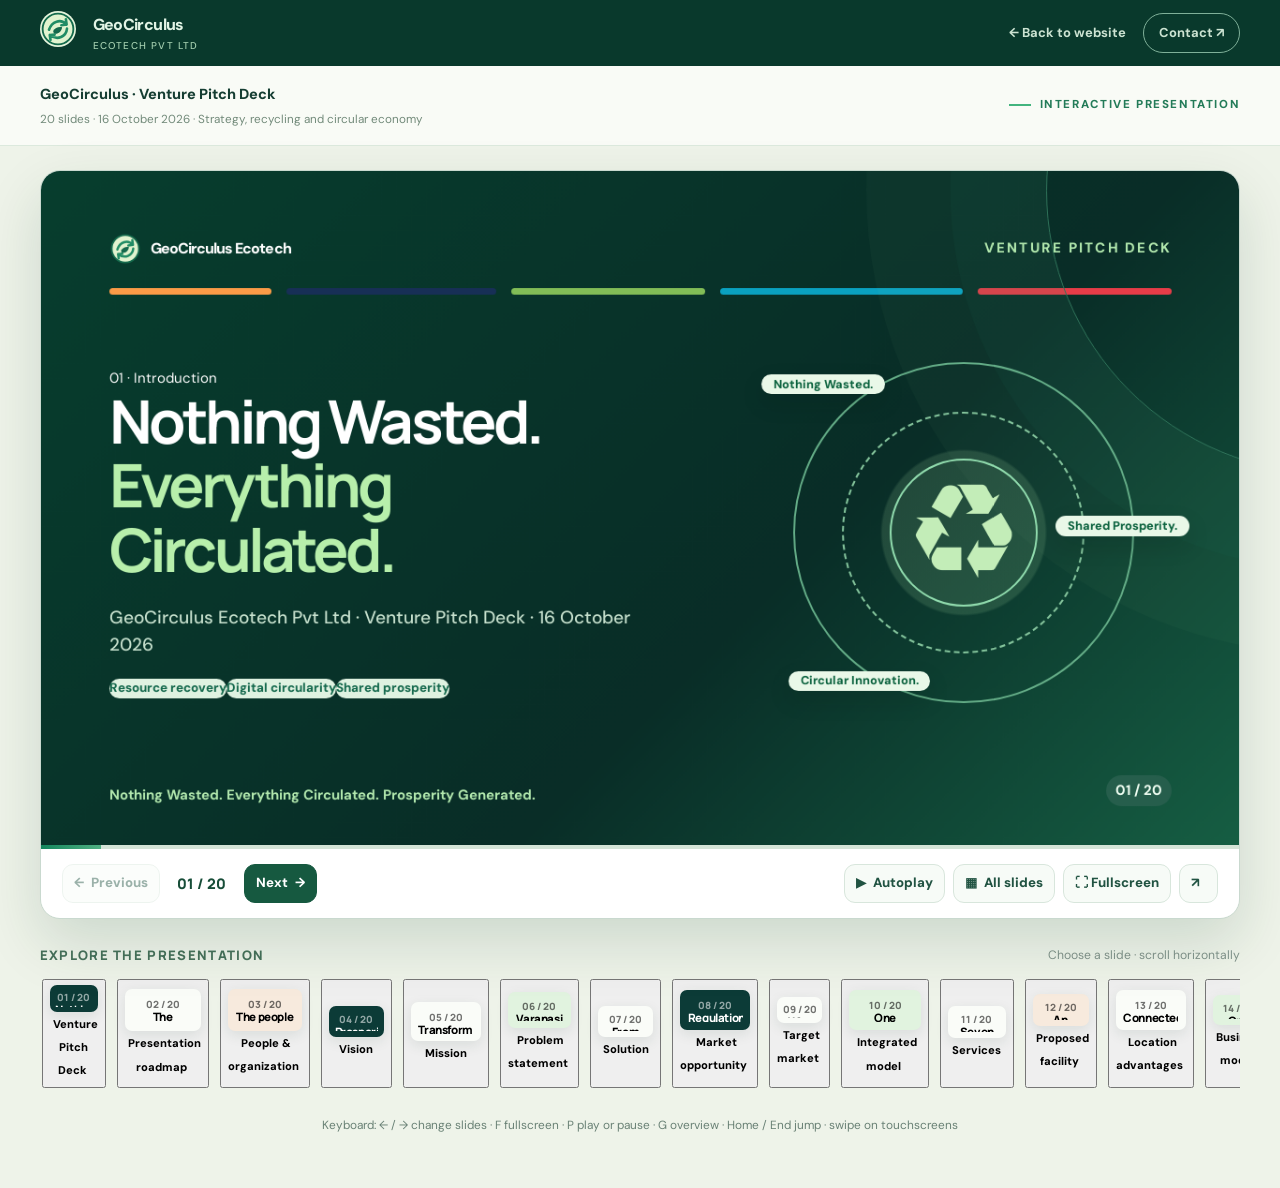
<file: presentation/index.html>
<!doctype html>
<html lang="en">
<head>
<meta charset="utf-8">
<meta name="viewport" content="width=device-width,initial-scale=1">
<meta name="theme-color" content="#09392c">
<meta name="robots" content="noindex,follow">
<title>Company Presentation | GeoCirculus Ecotech</title>
<meta name="description" content="Explore GeoCirculus Ecotech's 20-slide venture pitch deck on circular waste management, recycling, business model and proposed pilot.">
<link rel="canonical" href="https://programmer-s-picnic.github.io/gcs/presentation/">
<link rel="icon" href="../assets/mark.svg" type="image/svg+xml">
<link rel="stylesheet" href="./deck.css">
<script src="./data.js" defer></script>
<script src="./deck.js" defer></script>
</head>
<body>
<a href="#viewer" style="position:absolute;left:-100vw" onfocus="this.style.left='16px'" onblur="this.style.left='-100vw'">Skip to presentation</a>
<header class="topbar">
<div class="top-left">
<a href="../" aria-label="Return to GeoCirculus home"><img src="../assets/mark.svg" alt=""></a>
<div class="top-name">GeoCirculus<small>Ecotech Pvt Ltd</small></div>
</div>
<div class="top-actions">
<a href="../">← Back to website</a>
<a href="../contact/" class="outline-button">Contact ↗</a>
</div>
</header>
<div class="subhead">
<div><strong>GeoCirculus · Venture Pitch Deck</strong><small>20 slides · 16 October 2026 · Strategy, recycling and circular economy</small></div>
<span class="label">Interactive presentation</span>
</div>
<main id="viewer" class="viewer">
<div id="stage" class="stage" aria-label="Slide presentation viewer">
<div id="slide-window" class="slide-window" tabindex="0" aria-label="Presentation slide. Swipe or use arrow keys to navigate.">
<div id="slide" class="slide-scale"></div>
<div class="stage-overlay" aria-hidden="false">
<button id="prev-float" type="button" aria-label="Previous slide">‹</button>
<button id="next-float" type="button" aria-label="Next slide">›</button>
</div>
</div>
<div class="progress-track" role="presentation"><div id="position" class="progress-fill"></div></div>
<div class="toolbar" role="group" aria-label="Presentation controls">
<div class="toolbar-main">
<button id="prev" class="tool-btn" aria-label="Previous slide" type="button">← <span class="long">Previous</span></button>
<span id="counter" class="count" aria-live="off">01 / 20</span>
<button id="next" class="tool-btn primary" aria-label="Next slide" type="button"><span class="long">Next</span> →</button>
</div>
<div class="toolbar-side">
<button id="play" class="tool-btn" type="button" aria-label="Start autoplay" aria-pressed="false">▶ <span class="long">Autoplay</span></button>
<button id="grid" class="tool-btn" type="button" aria-haspopup="dialog" aria-controls="overview">▦ <span class="long">All slides</span></button>
<button id="fullscreen" class="tool-btn" type="button">⛶ Fullscreen</button>
<button id="share" class="tool-btn" type="button" aria-label="Copy link to this slide">↗</button>
</div>
</div>
</div>
<section class="filmstrip-area" aria-label="Select a slide">
<div class="filmstrip-header"><h3>Explore the presentation</h3><small>Choose a slide · scroll horizontally</small></div>
<div id="filmstrip" class="filmstrip"></div>
</section>
<p class="help">Keyboard: ← / → change slides · F fullscreen · P play or pause · G overview · Home / End jump · swipe on touchscreens</p>
<p id="sr-current" class="sr-only" aria-live="polite" aria-atomic="true" style="position:absolute;clip:rect(0,0,0,0);width:1px;height:1px;overflow:hidden"></p>
</main>
<div id="overview" class="overlay" role="dialog" aria-modal="true" aria-labelledby="overview-title" aria-hidden="true">
<div class="overview"><div class="overview-top"><h2 id="overview-title">All 20 slides</h2><button id="close-overview" class="tool-btn" type="button" aria-label="Close slide overview">Close ✕</button></div><div id="overview-grid" class="overview-grid"></div></div>
</div>
<div id="toast" class="toast" role="status" aria-live="polite"></div>
<script>
document.getElementById('prev-float').addEventListener('click',()=>document.getElementById('prev').click());
document.getElementById('next-float').addEventListener('click',()=>document.getElementById('next').click());
</script>
</body></html>
</file>
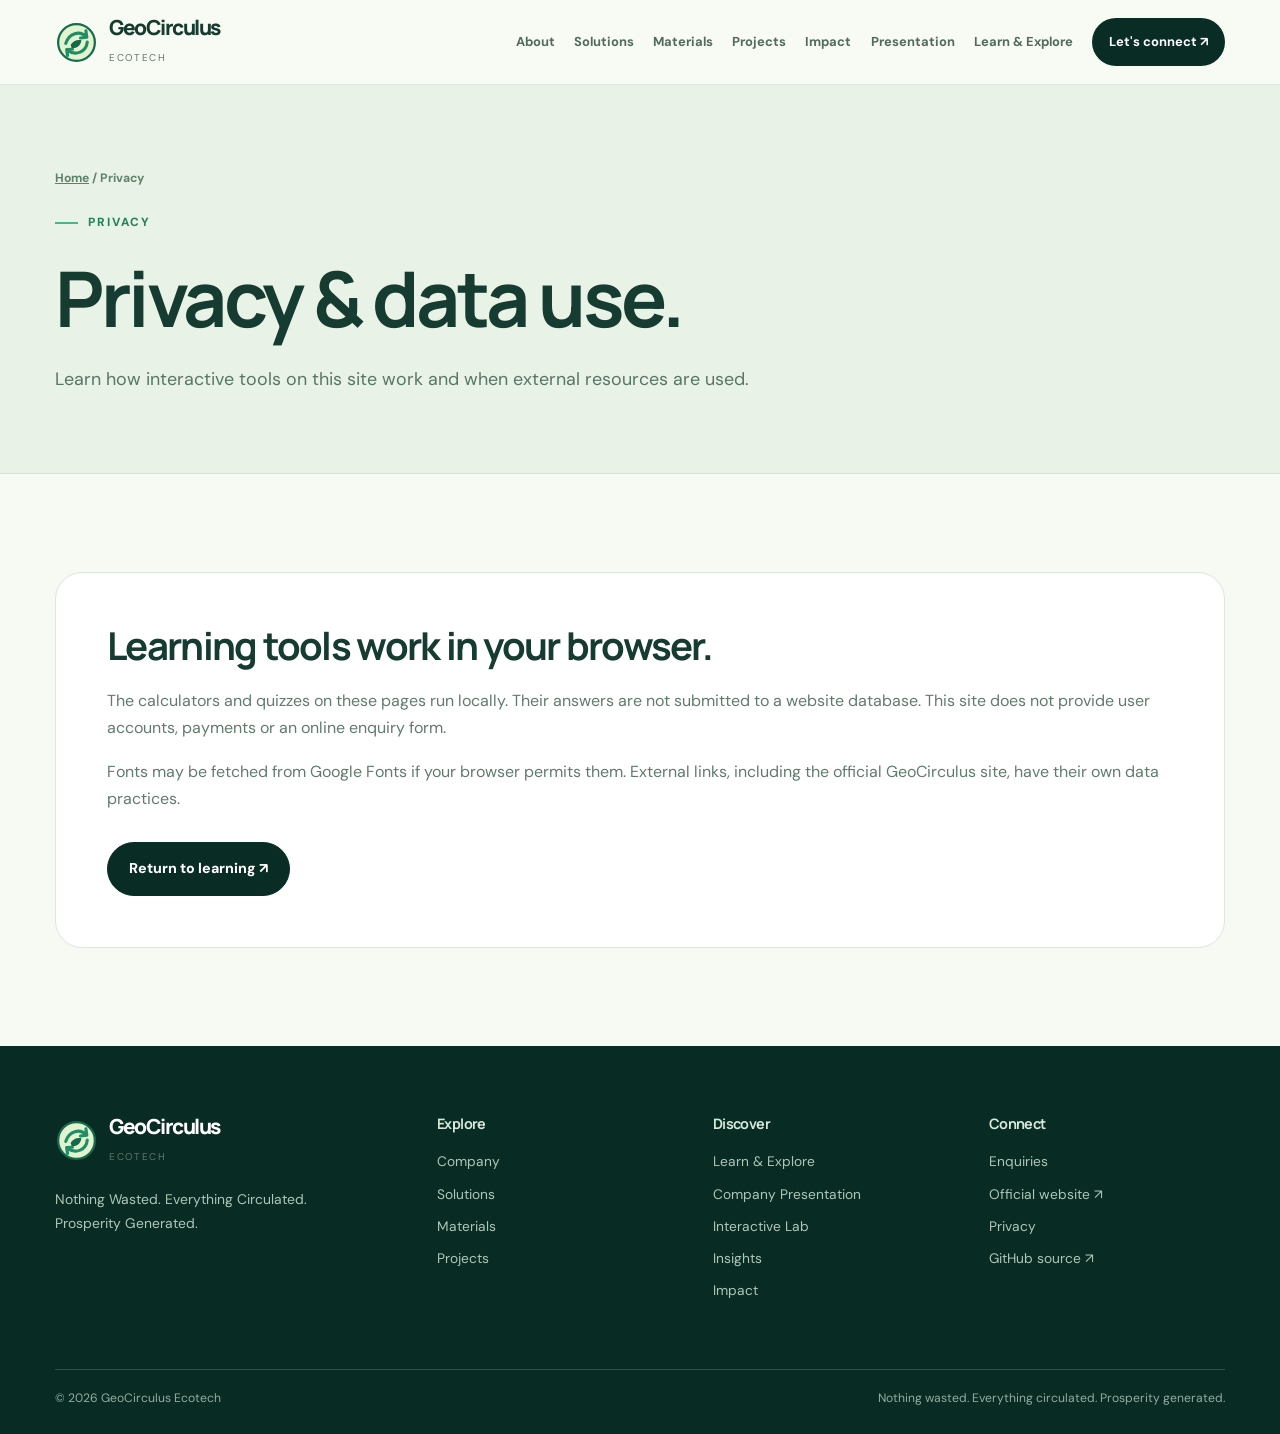
<file: privacy/index.html>
<!doctype html><html lang="en"><head><meta charset="utf-8"><meta name="viewport" content="width=device-width,initial-scale=1"><title>Privacy and Data Use | GeoCirculus Ecotech</title><meta name="description" content="Understand data use and external services on GeoCirculus learning pages."><meta name="theme-color" content="#092d25"><meta name="robots" content="noindex,follow"><link rel="canonical" href="https://programmer-s-picnic.github.io/gcs/privacy/"><meta property="og:type" content="website"><meta property="og:title" content="Privacy and Data Use | GeoCirculus"><meta property="og:description" content="Understand data use and external services on GeoCirculus learning pages."><meta property="og:url" content="https://programmer-s-picnic.github.io/gcs/privacy/"><link rel="icon" type="image/svg+xml" href="../assets/mark.svg"><link rel="stylesheet" href="../assets/styles.css"><script defer src="../assets/app.js"></script></head><body><a class="skip" href="#main">Skip to main content</a><header class="header"><div class="shell header-inner"><a class="brand" href="../" aria-label="GeoCirculus home"><img src="../assets/mark.svg" alt=""><span><b>GeoCirculus</b><small>Ecotech</small></span></a><button class="menu" aria-controls="site-nav" aria-expanded="false" type="button">Menu ☰</button><nav id="site-nav" class="nav" aria-label="Primary navigation"><a  href="../about/">About</a><a  href="../solutions/">Solutions</a><a  href="../materials/">Materials</a><a  href="../projects/">Projects</a><a  href="../impact/">Impact</a><a href="../presentation/">Presentation</a><a  href="../learn/">Learn & Explore</a><a class="nav-cta" href="../contact/">Let's connect ↗</a></nav></div></header><main id="main">
<section class="page-hero"><div class="shell"><div class="crumb"><a href="../">Home</a> / Privacy</div><div class="eyebrow" style="margin-top:25px">Privacy</div><h1>Privacy & data use.</h1><p>Learn how interactive tools on this site work and when external resources are used.</p></div></section>
<section class="section"><div class="shell"><div class="panel"><h2>Learning tools work in your browser.</h2><p>The calculators and quizzes on these pages run locally. Their answers are not submitted to a website database. This site does not provide user accounts, payments or an online enquiry form.</p><p>Fonts may be fetched from Google Fonts if your browser permits them. External links, including the official GeoCirculus site, have their own data practices.</p><div class="actions"><a class="btn primary" href="../learn/">Return to learning ↗</a></div></div></div></section></main><footer class="footer"><div class="shell"><div class="footer-grid"><div><a class="brand" href="../"><img src="../assets/mark.svg" alt=""><span><b>GeoCirculus</b><small>Ecotech</small></span></a><p>Nothing Wasted. Everything Circulated. Prosperity Generated.</p></div><div><h4>Explore</h4><a href="../about/">Company</a><a href="../solutions/">Solutions</a><a href="../materials/">Materials</a><a href="../projects/">Projects</a></div><div><h4>Discover</h4><a href="../learn/">Learn & Explore</a><a href="../presentation/">Company Presentation</a><a href="../learn/lab/">Interactive Lab</a><a href="../insights/">Insights</a><a href="../impact/">Impact</a></div><div><h4>Connect</h4><a href="../contact/">Enquiries</a><a href="https://geocirculus.com/" rel="noopener noreferrer">Official website ↗</a><a href="../privacy/">Privacy</a><a href="https://github.com/Programmer-s-Picnic/gcs" rel="noopener noreferrer">GitHub source ↗</a></div></div><div class="footer-bottom"><span>© 2026 GeoCirculus Ecotech</span><span>Nothing wasted. Everything circulated. Prosperity generated.</span></div></div></footer></body></html>
</file>
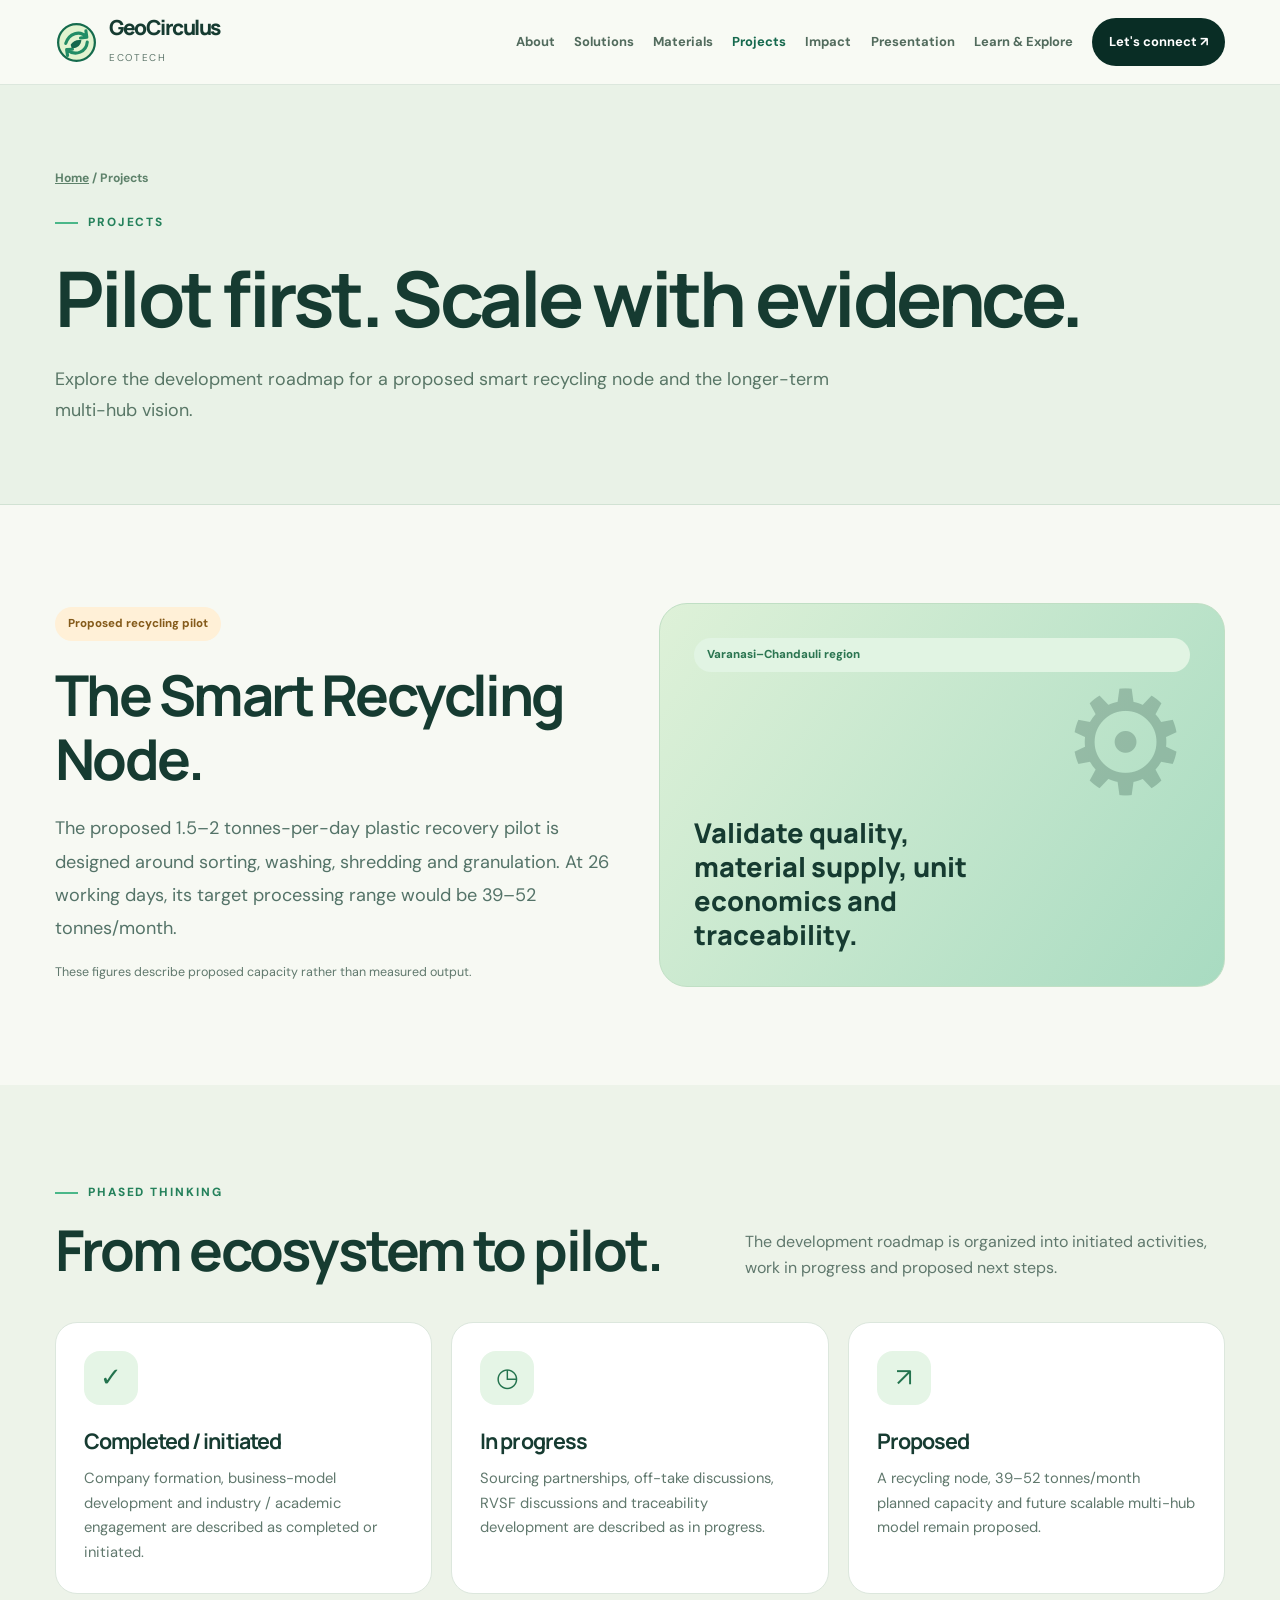
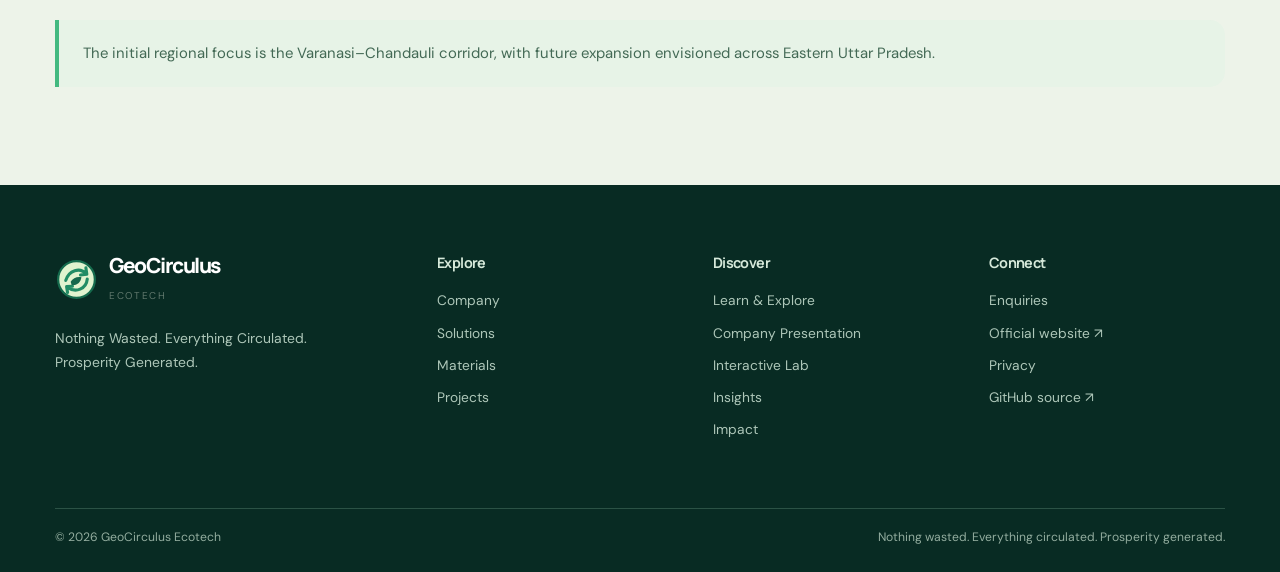
<file: projects/index.html>
<!doctype html><html lang="en"><head><meta charset="utf-8"><meta name="viewport" content="width=device-width,initial-scale=1"><title>Projects and Pilot | GeoCirculus Ecotech</title><meta name="description" content="See the proposed GeoCirculus Smart Recycling Node and development roadmap."><meta name="theme-color" content="#092d25"><meta name="robots" content="noindex,follow"><link rel="canonical" href="https://programmer-s-picnic.github.io/gcs/projects/"><meta property="og:type" content="website"><meta property="og:title" content="Projects and Pilot | GeoCirculus"><meta property="og:description" content="See the proposed GeoCirculus Smart Recycling Node and development roadmap."><meta property="og:url" content="https://programmer-s-picnic.github.io/gcs/projects/"><link rel="icon" type="image/svg+xml" href="../assets/mark.svg"><link rel="stylesheet" href="../assets/styles.css"><script defer src="../assets/app.js"></script></head><body><a class="skip" href="#main">Skip to main content</a><header class="header"><div class="shell header-inner"><a class="brand" href="../" aria-label="GeoCirculus home"><img src="../assets/mark.svg" alt=""><span><b>GeoCirculus</b><small>Ecotech</small></span></a><button class="menu" aria-controls="site-nav" aria-expanded="false" type="button">Menu ☰</button><nav id="site-nav" class="nav" aria-label="Primary navigation"><a  href="../about/">About</a><a  href="../solutions/">Solutions</a><a  href="../materials/">Materials</a><a aria-current="page" href="../projects/">Projects</a><a  href="../impact/">Impact</a><a href="../presentation/">Presentation</a><a  href="../learn/">Learn & Explore</a><a class="nav-cta" href="../contact/">Let's connect ↗</a></nav></div></header><main id="main">
<section class="page-hero"><div class="shell"><div class="crumb"><a href="../">Home</a> / Projects</div><div class="eyebrow" style="margin-top:25px">Projects</div><h1>Pilot first. Scale with evidence.</h1><p>Explore the development roadmap for a proposed smart recycling node and the longer-term multi-hub vision.</p></div></section>
<section class="section"><div class="shell"><div class="split"><div><span class="tag amber">Proposed recycling pilot</span><h2 style="margin-top:22px">The Smart Recycling Node.</h2><p class="lead" style="margin-top:20px">The proposed 1.5–2 tonnes-per-day plastic recovery pilot is designed around sorting, washing, shredding and granulation. At 26 working days, its target processing range would be 39–52 tonnes/month.</p><p class="note">These figures describe proposed capacity rather than measured output.</p></div><div class="illustration"><span class="tag">Varanasi–Chandauli region</span><div class="symbol">⚙</div><b>Validate quality, material supply, unit economics and traceability.</b></div></div></div></section>
<section class="section alt"><div class="shell"><div class="section-head"><div><span class="eyebrow">Phased thinking</span><h2>From ecosystem to pilot.</h2></div><p>The development roadmap is organized into initiated activities, work in progress and proposed next steps.</p></div><div class="grid cols-3"><article class="card"><span class="icon" aria-hidden="true">✓</span><h3>Completed / initiated</h3><p>Company formation, business-model development and industry / academic engagement are described as completed or initiated.</p></article><article class="card"><span class="icon" aria-hidden="true">◷</span><h3>In progress</h3><p>Sourcing partnerships, off-take discussions, RVSF discussions and traceability development are described as in progress.</p></article><article class="card"><span class="icon" aria-hidden="true">↗</span><h3>Proposed</h3><p>A recycling node, 39–52 tonnes/month planned capacity and future scalable multi-hub model remain proposed.</p></article></div><div class="callout">The initial regional focus is the Varanasi–Chandauli corridor, with future expansion envisioned across Eastern Uttar Pradesh.</div></div></section></main><footer class="footer"><div class="shell"><div class="footer-grid"><div><a class="brand" href="../"><img src="../assets/mark.svg" alt=""><span><b>GeoCirculus</b><small>Ecotech</small></span></a><p>Nothing Wasted. Everything Circulated. Prosperity Generated.</p></div><div><h4>Explore</h4><a href="../about/">Company</a><a href="../solutions/">Solutions</a><a href="../materials/">Materials</a><a href="../projects/">Projects</a></div><div><h4>Discover</h4><a href="../learn/">Learn & Explore</a><a href="../presentation/">Company Presentation</a><a href="../learn/lab/">Interactive Lab</a><a href="../insights/">Insights</a><a href="../impact/">Impact</a></div><div><h4>Connect</h4><a href="../contact/">Enquiries</a><a href="https://geocirculus.com/" rel="noopener noreferrer">Official website ↗</a><a href="../privacy/">Privacy</a><a href="https://github.com/Programmer-s-Picnic/gcs" rel="noopener noreferrer">GitHub source ↗</a></div></div><div class="footer-bottom"><span>© 2026 GeoCirculus Ecotech</span><span>Nothing wasted. Everything circulated. Prosperity generated.</span></div></div></footer></body></html>
</file>
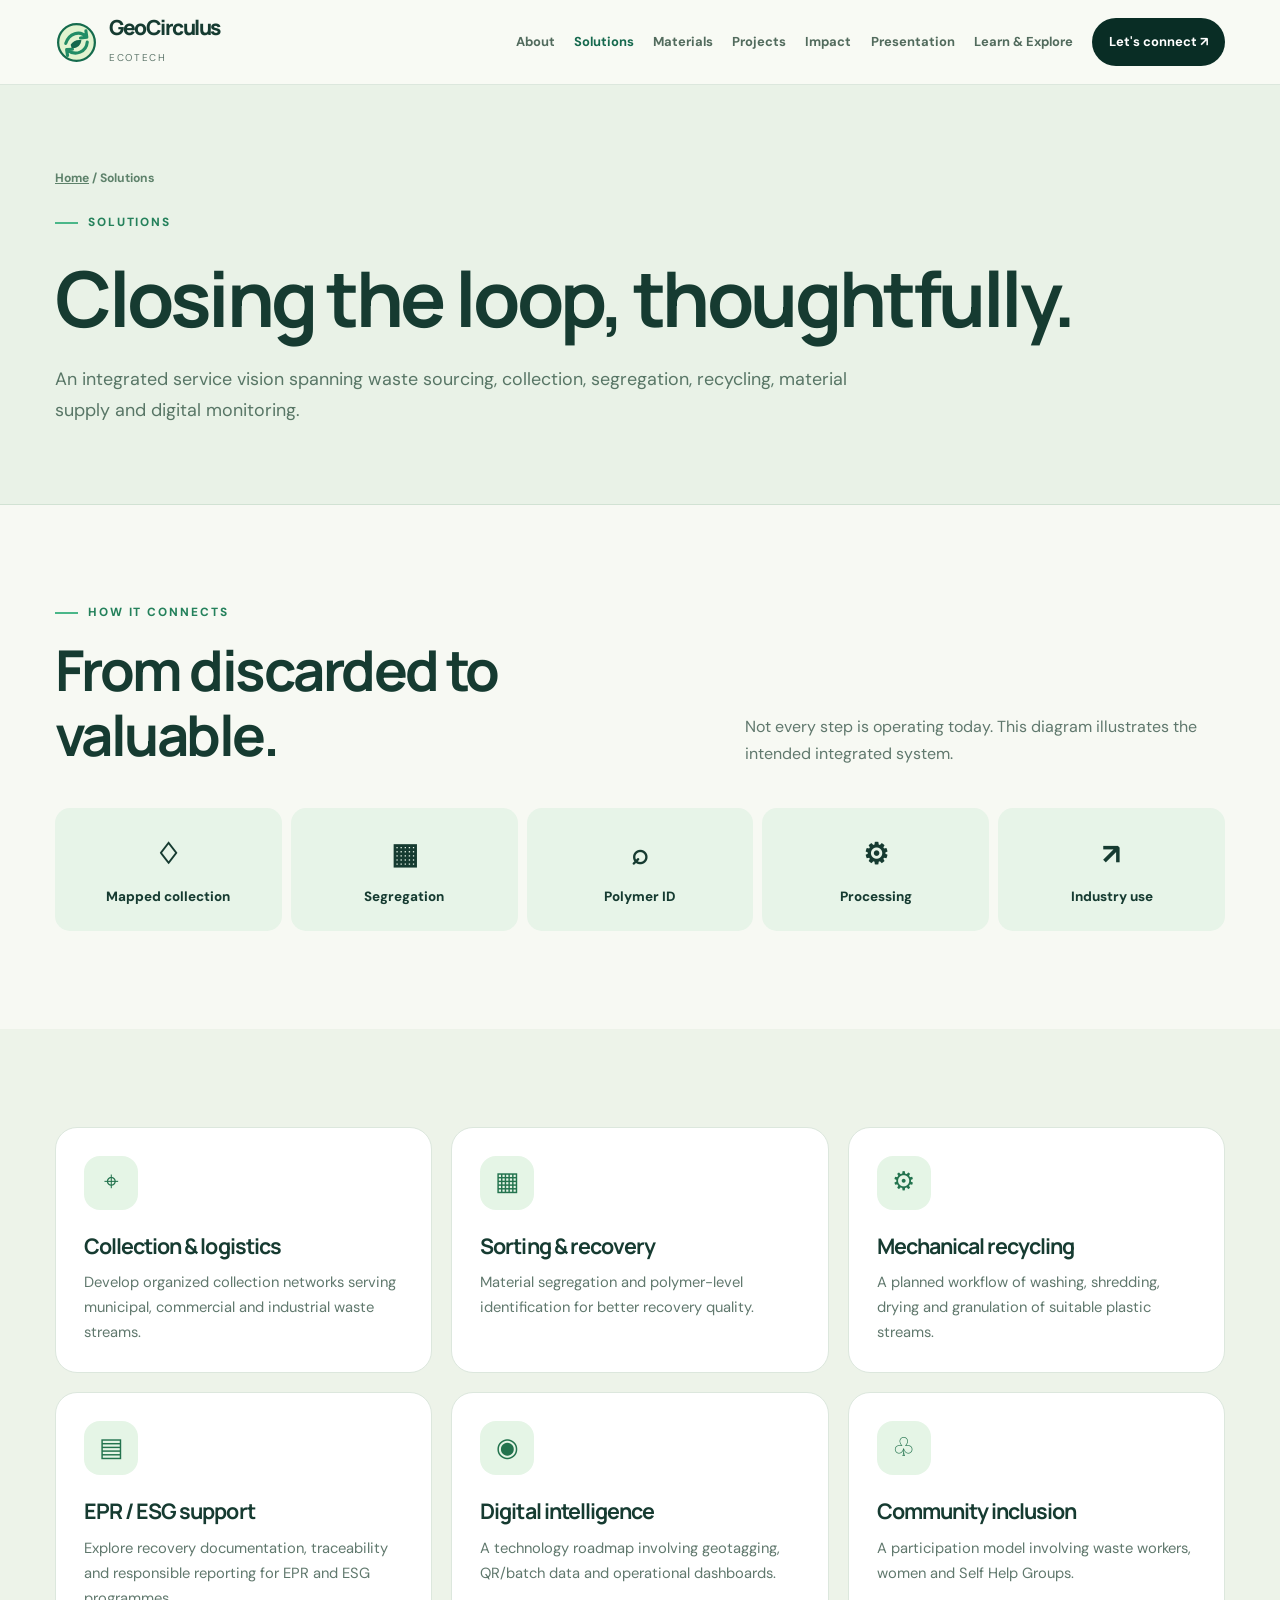
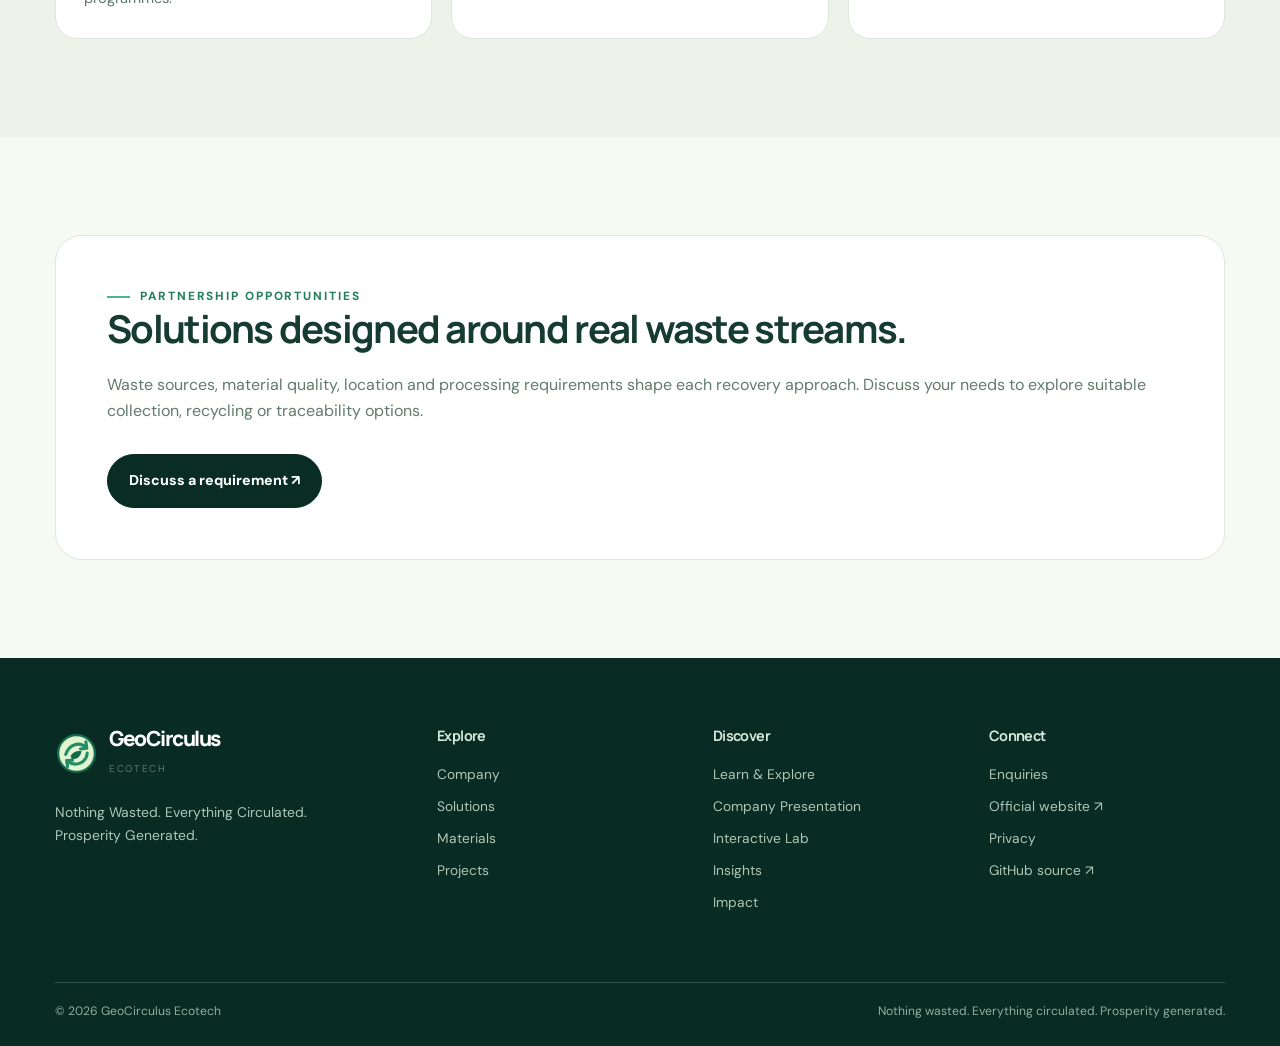
<file: solutions/index.html>
<!doctype html><html lang="en"><head><meta charset="utf-8"><meta name="viewport" content="width=device-width,initial-scale=1"><title>Recycling Solutions | GeoCirculus Ecotech</title><meta name="description" content="Discover integrated waste-management and plastic-recovery solutions."><meta name="theme-color" content="#092d25"><meta name="robots" content="noindex,follow"><link rel="canonical" href="https://programmer-s-picnic.github.io/gcs/solutions/"><meta property="og:type" content="website"><meta property="og:title" content="Recycling Solutions | GeoCirculus"><meta property="og:description" content="Discover integrated waste-management and plastic-recovery solutions."><meta property="og:url" content="https://programmer-s-picnic.github.io/gcs/solutions/"><link rel="icon" type="image/svg+xml" href="../assets/mark.svg"><link rel="stylesheet" href="../assets/styles.css"><script defer src="../assets/app.js"></script></head><body><a class="skip" href="#main">Skip to main content</a><header class="header"><div class="shell header-inner"><a class="brand" href="../" aria-label="GeoCirculus home"><img src="../assets/mark.svg" alt=""><span><b>GeoCirculus</b><small>Ecotech</small></span></a><button class="menu" aria-controls="site-nav" aria-expanded="false" type="button">Menu ☰</button><nav id="site-nav" class="nav" aria-label="Primary navigation"><a  href="../about/">About</a><a aria-current="page" href="../solutions/">Solutions</a><a  href="../materials/">Materials</a><a  href="../projects/">Projects</a><a  href="../impact/">Impact</a><a href="../presentation/">Presentation</a><a  href="../learn/">Learn & Explore</a><a class="nav-cta" href="../contact/">Let's connect ↗</a></nav></div></header><main id="main">
<section class="page-hero"><div class="shell"><div class="crumb"><a href="../">Home</a> / Solutions</div><div class="eyebrow" style="margin-top:25px">Solutions</div><h1>Closing the loop, thoughtfully.</h1><p>An integrated service vision spanning waste sourcing, collection, segregation, recycling, material supply and digital monitoring.</p></div></section>
<section class="section"><div class="shell"><div class="section-head"><div><span class="eyebrow">How it connects</span><h2>From discarded to valuable.</h2></div><p>Not every step is operating today. This diagram illustrates the intended integrated system.</p></div><div class="flow"><div><span aria-hidden="true">♢</span>Mapped collection</div><div><span aria-hidden="true">▦</span>Segregation</div><div><span aria-hidden="true">⌕</span>Polymer ID</div><div><span aria-hidden="true">⚙</span>Processing</div><div><span aria-hidden="true">↗</span>Industry use</div></div></div></section>
<section class="section alt"><div class="shell"><div class="grid cols-3"><article class="card"><span class="icon" aria-hidden="true">⌖</span><h3>Collection & logistics</h3><p>Develop organized collection networks serving municipal, commercial and industrial waste streams.</p></article><article class="card"><span class="icon" aria-hidden="true">▦</span><h3>Sorting & recovery</h3><p>Material segregation and polymer-level identification for better recovery quality.</p></article><article class="card"><span class="icon" aria-hidden="true">⚙</span><h3>Mechanical recycling</h3><p>A planned workflow of washing, shredding, drying and granulation of suitable plastic streams.</p></article><article class="card"><span class="icon" aria-hidden="true">▤</span><h3>EPR / ESG support</h3><p>Explore recovery documentation, traceability and responsible reporting for EPR and ESG programmes.</p></article><article class="card"><span class="icon" aria-hidden="true">◉</span><h3>Digital intelligence</h3><p>A technology roadmap involving geotagging, QR/batch data and operational dashboards.</p></article><article class="card"><span class="icon" aria-hidden="true">♧</span><h3>Community inclusion</h3><p>A participation model involving waste workers, women and Self Help Groups.</p></article></div></div></section>
<section class="section"><div class="shell"><div class="panel"><span class="eyebrow">Partnership opportunities</span><h2>Solutions designed around real waste streams.</h2><p>Waste sources, material quality, location and processing requirements shape each recovery approach. Discuss your needs to explore suitable collection, recycling or traceability options.</p><div class="actions"><a class="btn primary" href="../contact/">Discuss a requirement ↗</a></div></div></div></section></main><footer class="footer"><div class="shell"><div class="footer-grid"><div><a class="brand" href="../"><img src="../assets/mark.svg" alt=""><span><b>GeoCirculus</b><small>Ecotech</small></span></a><p>Nothing Wasted. Everything Circulated. Prosperity Generated.</p></div><div><h4>Explore</h4><a href="../about/">Company</a><a href="../solutions/">Solutions</a><a href="../materials/">Materials</a><a href="../projects/">Projects</a></div><div><h4>Discover</h4><a href="../learn/">Learn & Explore</a><a href="../presentation/">Company Presentation</a><a href="../learn/lab/">Interactive Lab</a><a href="../insights/">Insights</a><a href="../impact/">Impact</a></div><div><h4>Connect</h4><a href="../contact/">Enquiries</a><a href="https://geocirculus.com/" rel="noopener noreferrer">Official website ↗</a><a href="../privacy/">Privacy</a><a href="https://github.com/Programmer-s-Picnic/gcs" rel="noopener noreferrer">GitHub source ↗</a></div></div><div class="footer-bottom"><span>© 2026 GeoCirculus Ecotech</span><span>Nothing wasted. Everything circulated. Prosperity generated.</span></div></div></footer></body></html>
</file>
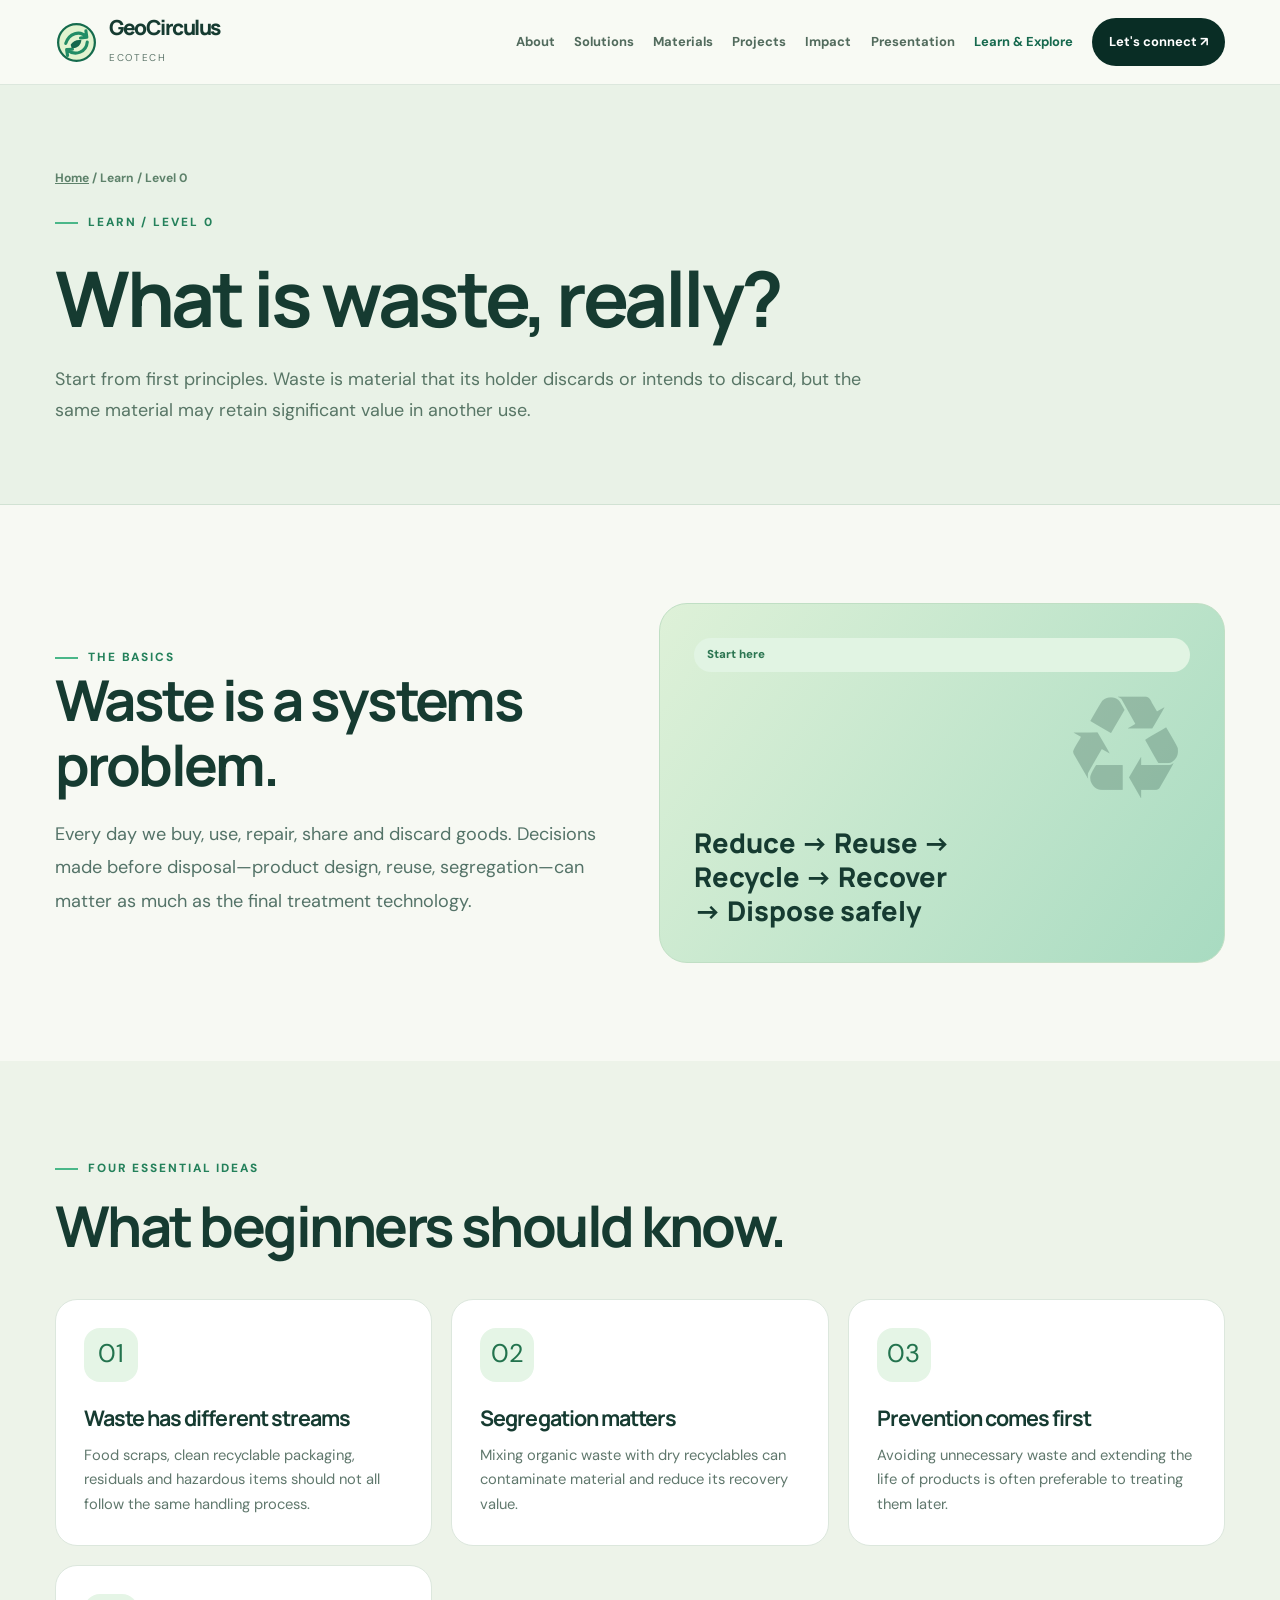
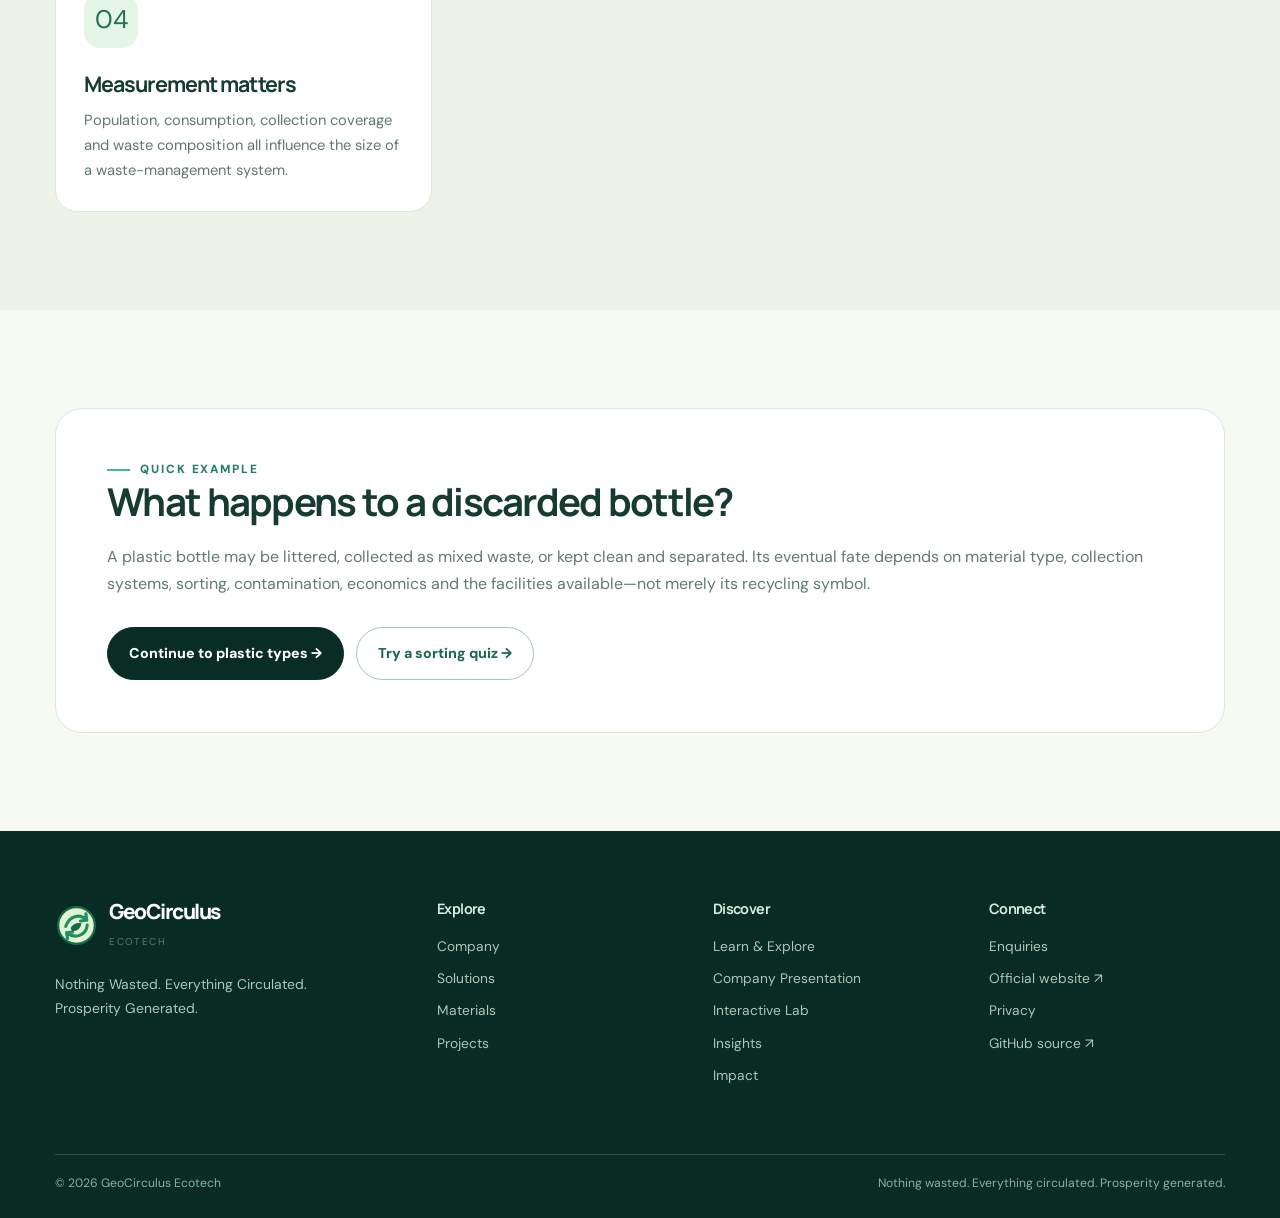
<file: learn/foundations/index.html>
<!doctype html><html lang="en"><head><meta charset="utf-8"><meta name="viewport" content="width=device-width,initial-scale=1"><title>Level 0: Waste Fundamentals | GeoCirculus Ecotech</title><meta name="description" content="Start from zero: what is waste, segregation and why proper handling matters."><meta name="theme-color" content="#092d25"><meta name="robots" content="noindex,follow"><link rel="canonical" href="https://programmer-s-picnic.github.io/gcs/learn/foundations/"><meta property="og:type" content="website"><meta property="og:title" content="Level 0: Waste Fundamentals | GeoCirculus"><meta property="og:description" content="Start from zero: what is waste, segregation and why proper handling matters."><meta property="og:url" content="https://programmer-s-picnic.github.io/gcs/learn/foundations/"><link rel="icon" type="image/svg+xml" href="../../assets/mark.svg"><link rel="stylesheet" href="../../assets/styles.css"><script defer src="../../assets/app.js"></script></head><body><a class="skip" href="#main">Skip to main content</a><header class="header"><div class="shell header-inner"><a class="brand" href="../../" aria-label="GeoCirculus home"><img src="../../assets/mark.svg" alt=""><span><b>GeoCirculus</b><small>Ecotech</small></span></a><button class="menu" aria-controls="site-nav" aria-expanded="false" type="button">Menu ☰</button><nav id="site-nav" class="nav" aria-label="Primary navigation"><a  href="../../about/">About</a><a  href="../../solutions/">Solutions</a><a  href="../../materials/">Materials</a><a  href="../../projects/">Projects</a><a  href="../../impact/">Impact</a><a href="../../presentation/">Presentation</a><a aria-current="page" href="../../learn/">Learn & Explore</a><a class="nav-cta" href="../../contact/">Let's connect ↗</a></nav></div></header><main id="main">
<section class="page-hero"><div class="shell"><div class="crumb"><a href="../../">Home</a> / Learn / Level 0</div><div class="eyebrow" style="margin-top:25px">Learn / Level 0</div><h1>What is waste, really?</h1><p>Start from first principles. Waste is material that its holder discards or intends to discard, but the same material may retain significant value in another use.</p></div></section>
<section class="section"><div class="shell"><div class="split"><div><span class="eyebrow">The basics</span><h2>Waste is a systems problem.</h2><p class="lead" style="margin-top:20px">Every day we buy, use, repair, share and discard goods. Decisions made before disposal—product design, reuse, segregation—can matter as much as the final treatment technology.</p></div><div class="illustration"><span class="tag">Start here</span><div class="symbol">♻</div><b>Reduce → Reuse → Recycle → Recover → Dispose safely</b></div></div></div></section>
<section class="section alt"><div class="shell"><div class="section-head"><div><span class="eyebrow">Four essential ideas</span><h2>What beginners should know.</h2></div></div><div class="grid cols-3"><article class="card"><span class="icon" aria-hidden="true">01</span><h3>Waste has different streams</h3><p>Food scraps, clean recyclable packaging, residuals and hazardous items should not all follow the same handling process.</p></article><article class="card"><span class="icon" aria-hidden="true">02</span><h3>Segregation matters</h3><p>Mixing organic waste with dry recyclables can contaminate material and reduce its recovery value.</p></article><article class="card"><span class="icon" aria-hidden="true">03</span><h3>Prevention comes first</h3><p>Avoiding unnecessary waste and extending the life of products is often preferable to treating them later.</p></article><article class="card"><span class="icon" aria-hidden="true">04</span><h3>Measurement matters</h3><p>Population, consumption, collection coverage and waste composition all influence the size of a waste-management system.</p></article></div></div></section>
<section class="section"><div class="shell"><div class="panel"><span class="eyebrow">Quick example</span><h2>What happens to a discarded bottle?</h2><p>A plastic bottle may be littered, collected as mixed waste, or kept clean and separated. Its eventual fate depends on material type, collection systems, sorting, contamination, economics and the facilities available—not merely its recycling symbol.</p><div class="actions"><a class="btn primary" href="../plastics/">Continue to plastic types →</a><a class="btn outline" href="../lab/">Try a sorting quiz →</a></div></div></div></section></main><footer class="footer"><div class="shell"><div class="footer-grid"><div><a class="brand" href="../../"><img src="../../assets/mark.svg" alt=""><span><b>GeoCirculus</b><small>Ecotech</small></span></a><p>Nothing Wasted. Everything Circulated. Prosperity Generated.</p></div><div><h4>Explore</h4><a href="../../about/">Company</a><a href="../../solutions/">Solutions</a><a href="../../materials/">Materials</a><a href="../../projects/">Projects</a></div><div><h4>Discover</h4><a href="../../learn/">Learn & Explore</a><a href="../../presentation/">Company Presentation</a><a href="../../learn/lab/">Interactive Lab</a><a href="../../insights/">Insights</a><a href="../../impact/">Impact</a></div><div><h4>Connect</h4><a href="../../contact/">Enquiries</a><a href="https://geocirculus.com/" rel="noopener noreferrer">Official website ↗</a><a href="../../privacy/">Privacy</a><a href="https://github.com/Programmer-s-Picnic/gcs" rel="noopener noreferrer">GitHub source ↗</a></div></div><div class="footer-bottom"><span>© 2026 GeoCirculus Ecotech</span><span>Nothing wasted. Everything circulated. Prosperity generated.</span></div></div></footer></body></html>
</file>
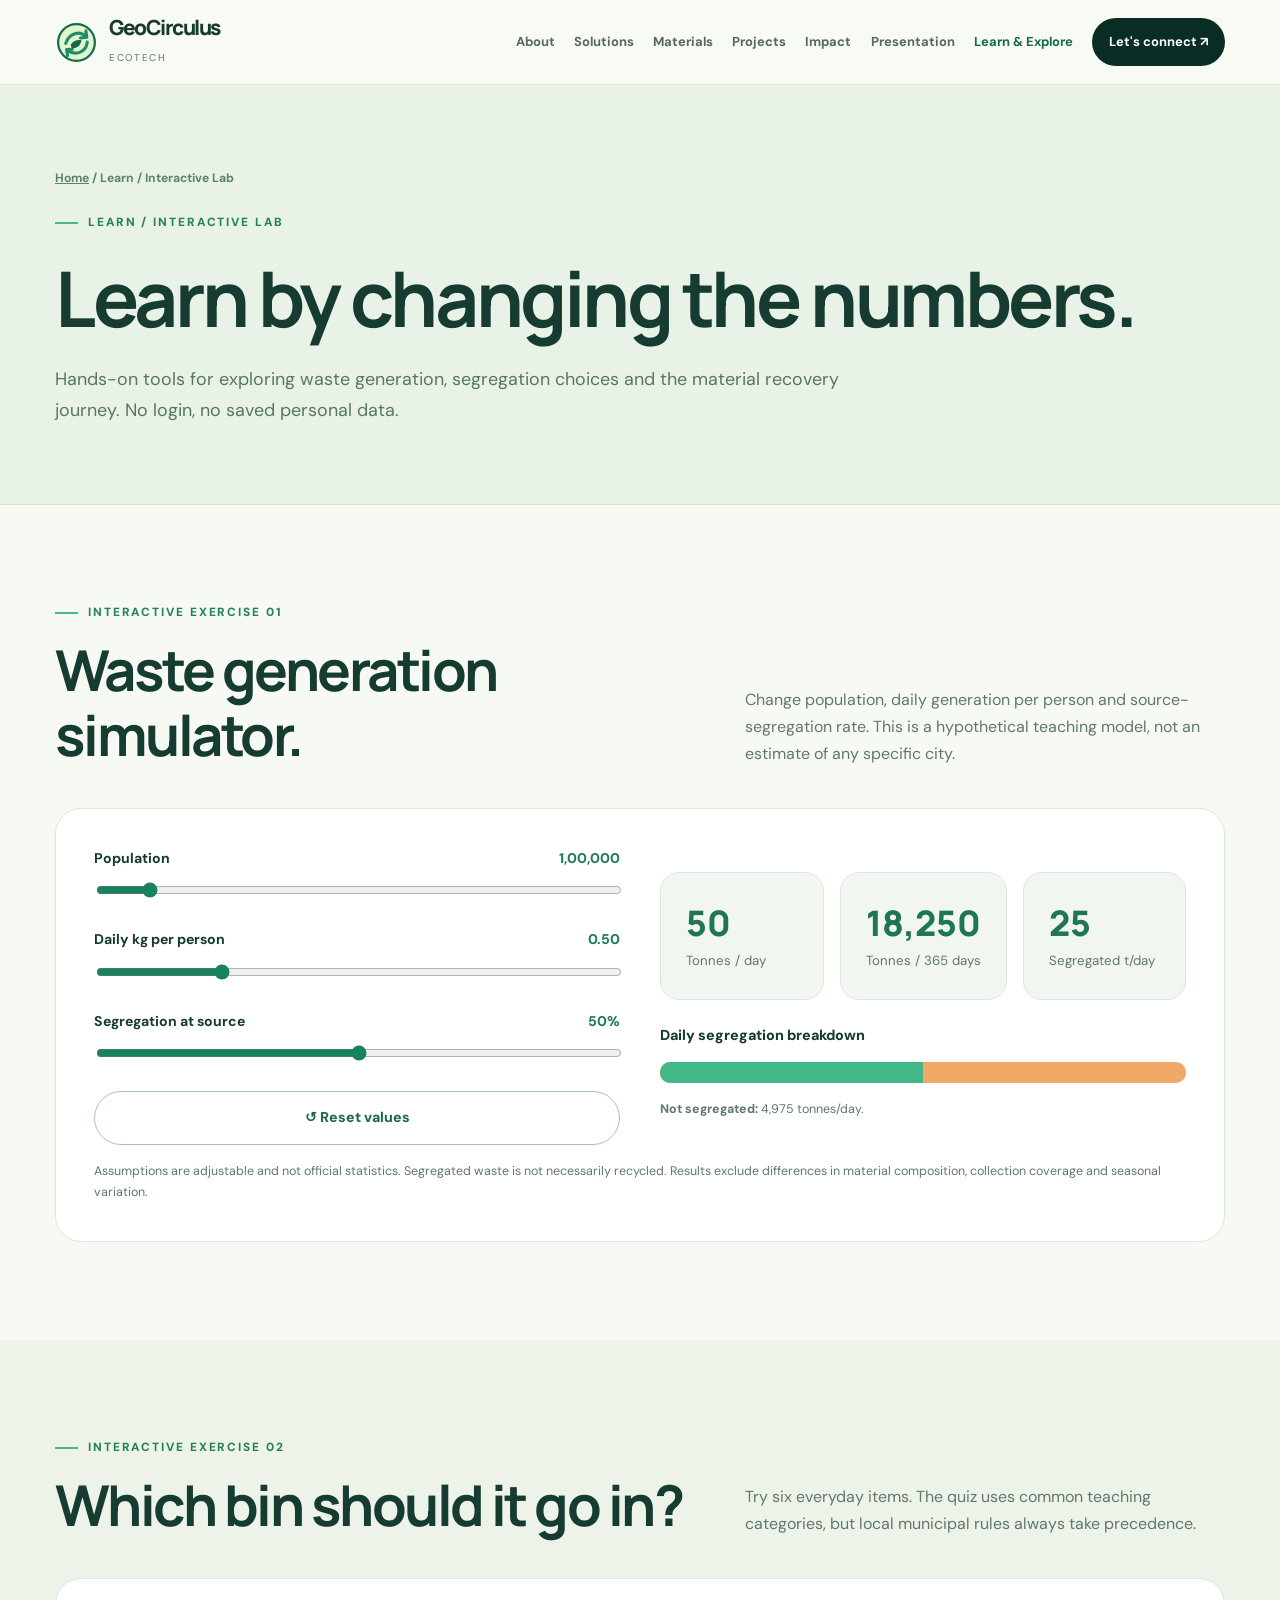
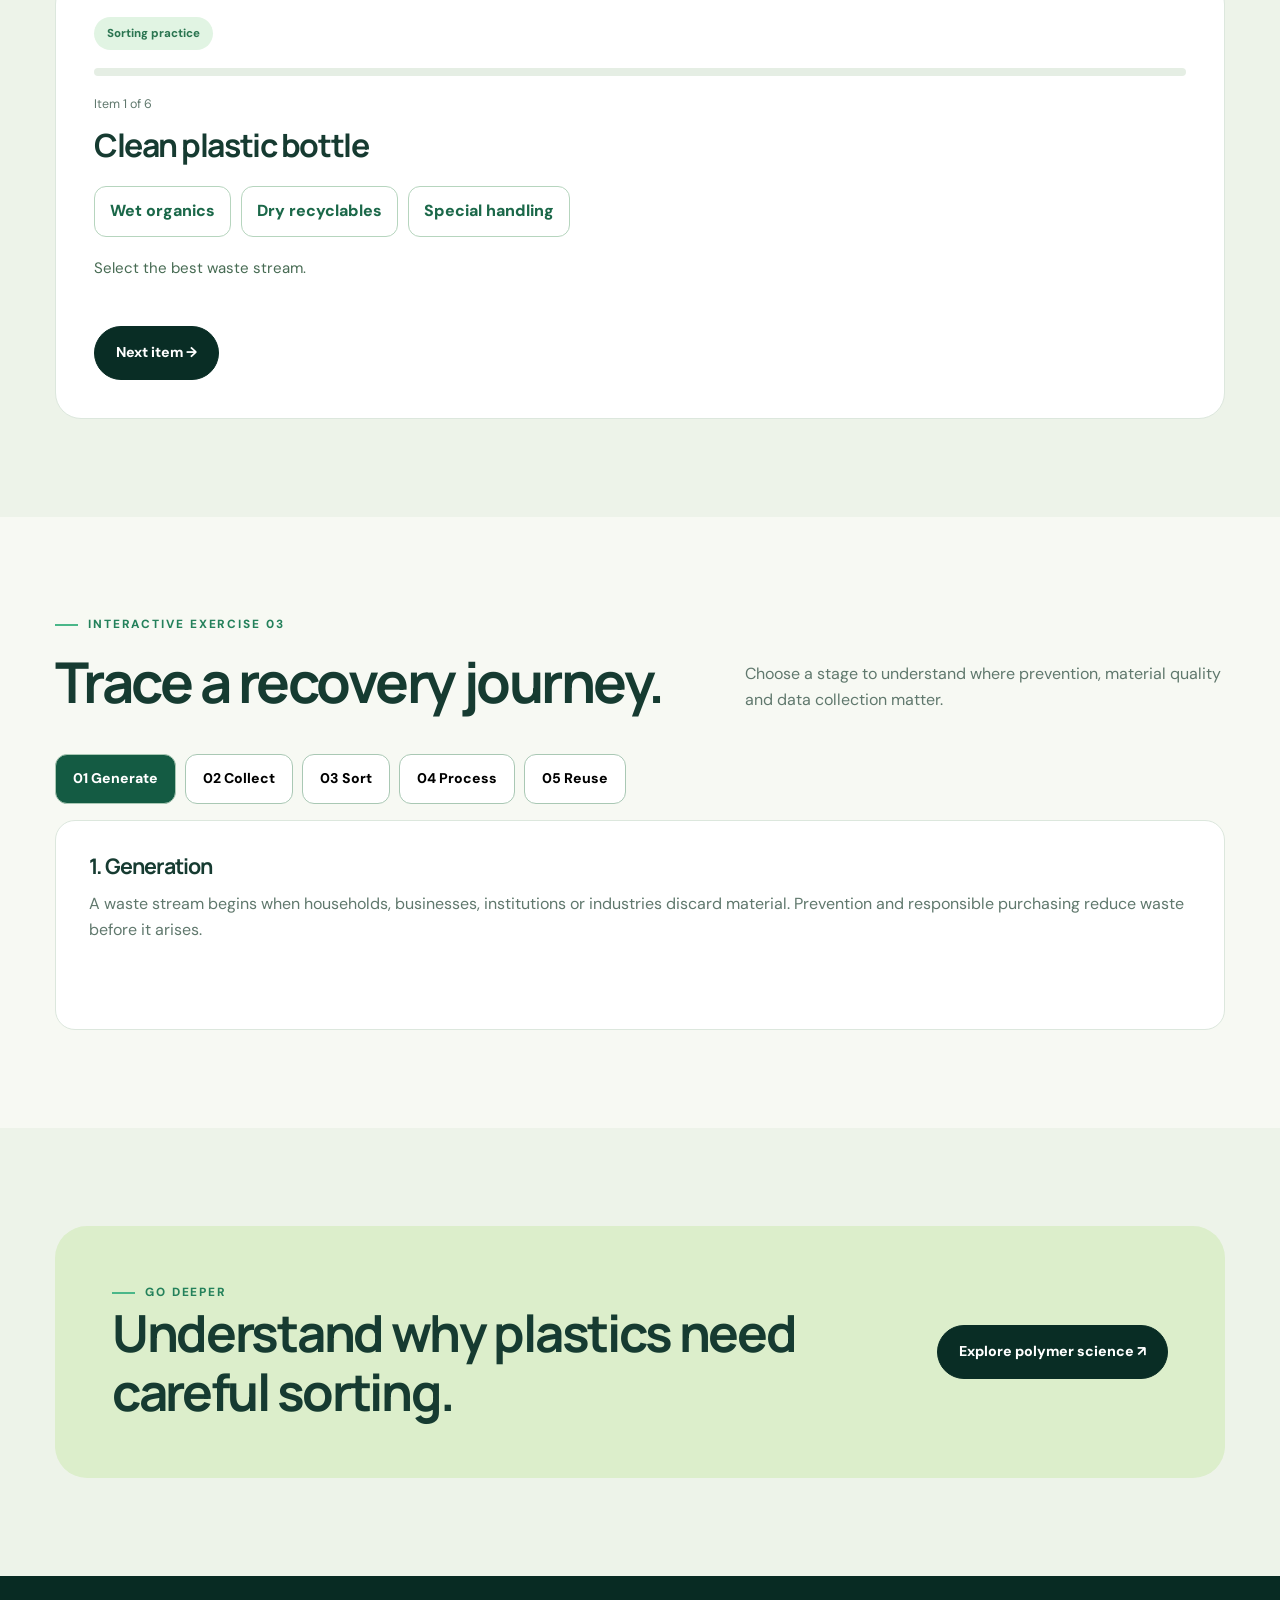
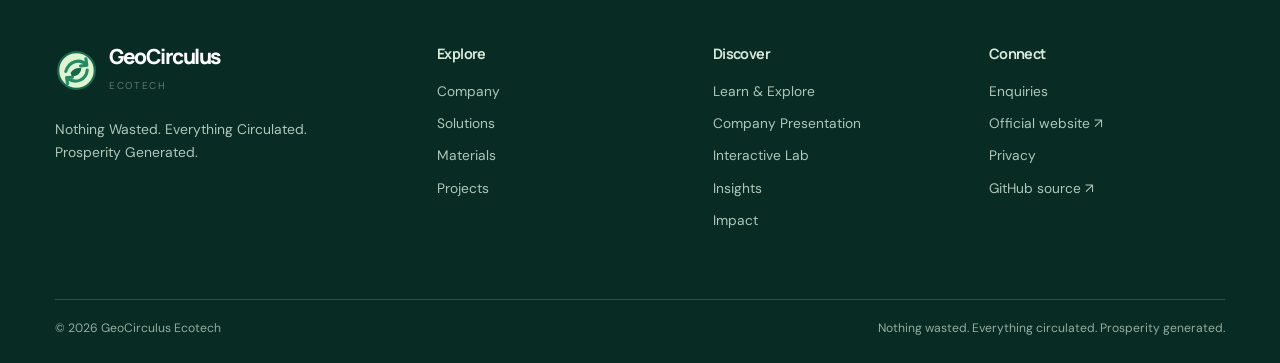
<file: learn/lab/index.html>
<!doctype html><html lang="en"><head><meta charset="utf-8"><meta name="viewport" content="width=device-width,initial-scale=1"><title>Interactive Waste Lab | GeoCirculus Ecotech</title><meta name="description" content="Try a waste generation simulator, sorting quiz and recycling process explorer."><meta name="theme-color" content="#092d25"><meta name="robots" content="noindex,follow"><link rel="canonical" href="https://programmer-s-picnic.github.io/gcs/learn/lab/"><meta property="og:type" content="website"><meta property="og:title" content="Interactive Waste Lab | GeoCirculus"><meta property="og:description" content="Try a waste generation simulator, sorting quiz and recycling process explorer."><meta property="og:url" content="https://programmer-s-picnic.github.io/gcs/learn/lab/"><link rel="icon" type="image/svg+xml" href="../../assets/mark.svg"><link rel="stylesheet" href="../../assets/styles.css"><script defer src="../../assets/app.js"></script></head><body><a class="skip" href="#main">Skip to main content</a><header class="header"><div class="shell header-inner"><a class="brand" href="../../" aria-label="GeoCirculus home"><img src="../../assets/mark.svg" alt=""><span><b>GeoCirculus</b><small>Ecotech</small></span></a><button class="menu" aria-controls="site-nav" aria-expanded="false" type="button">Menu ☰</button><nav id="site-nav" class="nav" aria-label="Primary navigation"><a  href="../../about/">About</a><a  href="../../solutions/">Solutions</a><a  href="../../materials/">Materials</a><a  href="../../projects/">Projects</a><a  href="../../impact/">Impact</a><a href="../../presentation/">Presentation</a><a aria-current="page" href="../../learn/">Learn & Explore</a><a class="nav-cta" href="../../contact/">Let's connect ↗</a></nav></div></header><main id="main">
<section class="page-hero"><div class="shell"><div class="crumb"><a href="../../">Home</a> / Learn / Interactive Lab</div><div class="eyebrow" style="margin-top:25px">Learn / Interactive Lab</div><h1>Learn by changing the numbers.</h1><p>Hands-on tools for exploring waste generation, segregation choices and the material recovery journey. No login, no saved personal data.</p></div></section>
<section class="section"><div class="shell"><div class="section-head"><div><span class="eyebrow">Interactive exercise 01</span><h2>Waste generation simulator.</h2></div><p>Change population, daily generation per person and source-segregation rate. This is a hypothetical teaching model, not an estimate of any specific city.</p></div><div class="sim"><div class="grid cols-2" style="align-items:center;gap:40px"><div class="controls"><div class="control"><label for="population">Population <strong id="population-val">100,000</strong></label><input id="population" type="range" min="10000" max="1000000" step="10000" value="100000"></div><div class="control"><label for="rate">Daily kg per person <strong id="rate-val">0.50</strong></label><input id="rate" type="range" min="0.2" max="1.5" step=".05" value=".5"></div><div class="control"><label for="segregation">Segregation at source <strong id="segregation-val">50%</strong></label><input id="segregation" type="range" min="0" max="100" step="5" value="50"></div><button class="btn outline" id="reset-sim" type="button">↺ Reset values</button></div><div><div class="metrics"><div class="metric"><b id="waste-day">50</b><span>Tonnes / day</span></div><div class="metric"><b id="waste-year">18,250</b><span>Tonnes / 365 days</span></div><div class="metric"><b id="sorted-day">25</b><span>Segregated t/day</span></div></div><div style="margin-top:23px;font-size:.9rem;font-weight:800">Daily segregation breakdown</div><div class="meter" aria-label="Share segregated at source"><div class="good" id="meter-good" style="width:50%"></div></div><p class="note"><strong>Not segregated:</strong> <span id="mixed-day">25</span> tonnes/day.</p></div></div><p class="note">Assumptions are adjustable and not official statistics. Segregated waste is not necessarily recycled. Results exclude differences in material composition, collection coverage and seasonal variation.</p></div></div></section>
<section class="section alt"><div class="shell"><div class="section-head"><div><span class="eyebrow">Interactive exercise 02</span><h2>Which bin should it go in?</h2></div><p>Try six everyday items. The quiz uses common teaching categories, but local municipal rules always take precedence.</p></div><div id="sort-quiz" class="sim"><span class="tag">Sorting practice</span><div class="progress"><div id="quiz-bar" style="width:0"></div></div><p id="quiz-progress" class="note" aria-live="polite">Item 1 of 6</p><h3 id="quiz-item" style="font-size:2rem;margin-top:12px">Clean plastic bottle</h3><div class="quiz-buttons"><button data-answer="Wet organics" type="button">Wet organics</button><button data-answer="Dry recyclables" type="button">Dry recyclables</button><button data-answer="Special handling" type="button">Special handling</button></div><p id="quiz-feedback" class="quiz-feedback" aria-live="polite">Choose the best stream.</p><button id="quiz-next" type="button" class="btn primary" hidden>Next item →</button></div></div></section>
<section class="section"><div class="shell"><div class="section-head"><div><span class="eyebrow">Interactive exercise 03</span><h2>Trace a recovery journey.</h2></div><p>Choose a stage to understand where prevention, material quality and data collection matter.</p></div><div class="tabs" role="tablist" aria-label="Waste recovery stages"><button type="button" role="tab" data-stage="0" aria-selected="true">01 Generate</button><button type="button" role="tab" data-stage="1" aria-selected="false">02 Collect</button><button type="button" role="tab" data-stage="2" aria-selected="false">03 Sort</button><button type="button" role="tab" data-stage="3" aria-selected="false">04 Process</button><button type="button" role="tab" data-stage="4" aria-selected="false">05 Reuse</button></div><div id="stage-display" class="stage-display" aria-live="polite"><h3>1. Generation</h3><p>Waste begins when material is discarded. Reducing waste at source changes everything downstream.</p></div></div></section>
<section class="section alt"><div class="shell"><div class="cta"><div><span class="eyebrow">Go deeper</span><h2>Understand why plastics need careful sorting.</h2></div><a class="btn primary" href="../plastics/">Explore polymer science ↗</a></div></div></section></main><footer class="footer"><div class="shell"><div class="footer-grid"><div><a class="brand" href="../../"><img src="../../assets/mark.svg" alt=""><span><b>GeoCirculus</b><small>Ecotech</small></span></a><p>Nothing Wasted. Everything Circulated. Prosperity Generated.</p></div><div><h4>Explore</h4><a href="../../about/">Company</a><a href="../../solutions/">Solutions</a><a href="../../materials/">Materials</a><a href="../../projects/">Projects</a></div><div><h4>Discover</h4><a href="../../learn/">Learn & Explore</a><a href="../../presentation/">Company Presentation</a><a href="../../learn/lab/">Interactive Lab</a><a href="../../insights/">Insights</a><a href="../../impact/">Impact</a></div><div><h4>Connect</h4><a href="../../contact/">Enquiries</a><a href="https://geocirculus.com/" rel="noopener noreferrer">Official website ↗</a><a href="../../privacy/">Privacy</a><a href="https://github.com/Programmer-s-Picnic/gcs" rel="noopener noreferrer">GitHub source ↗</a></div></div><div class="footer-bottom"><span>© 2026 GeoCirculus Ecotech</span><span>Nothing wasted. Everything circulated. Prosperity generated.</span></div></div></footer></body></html>
</file>
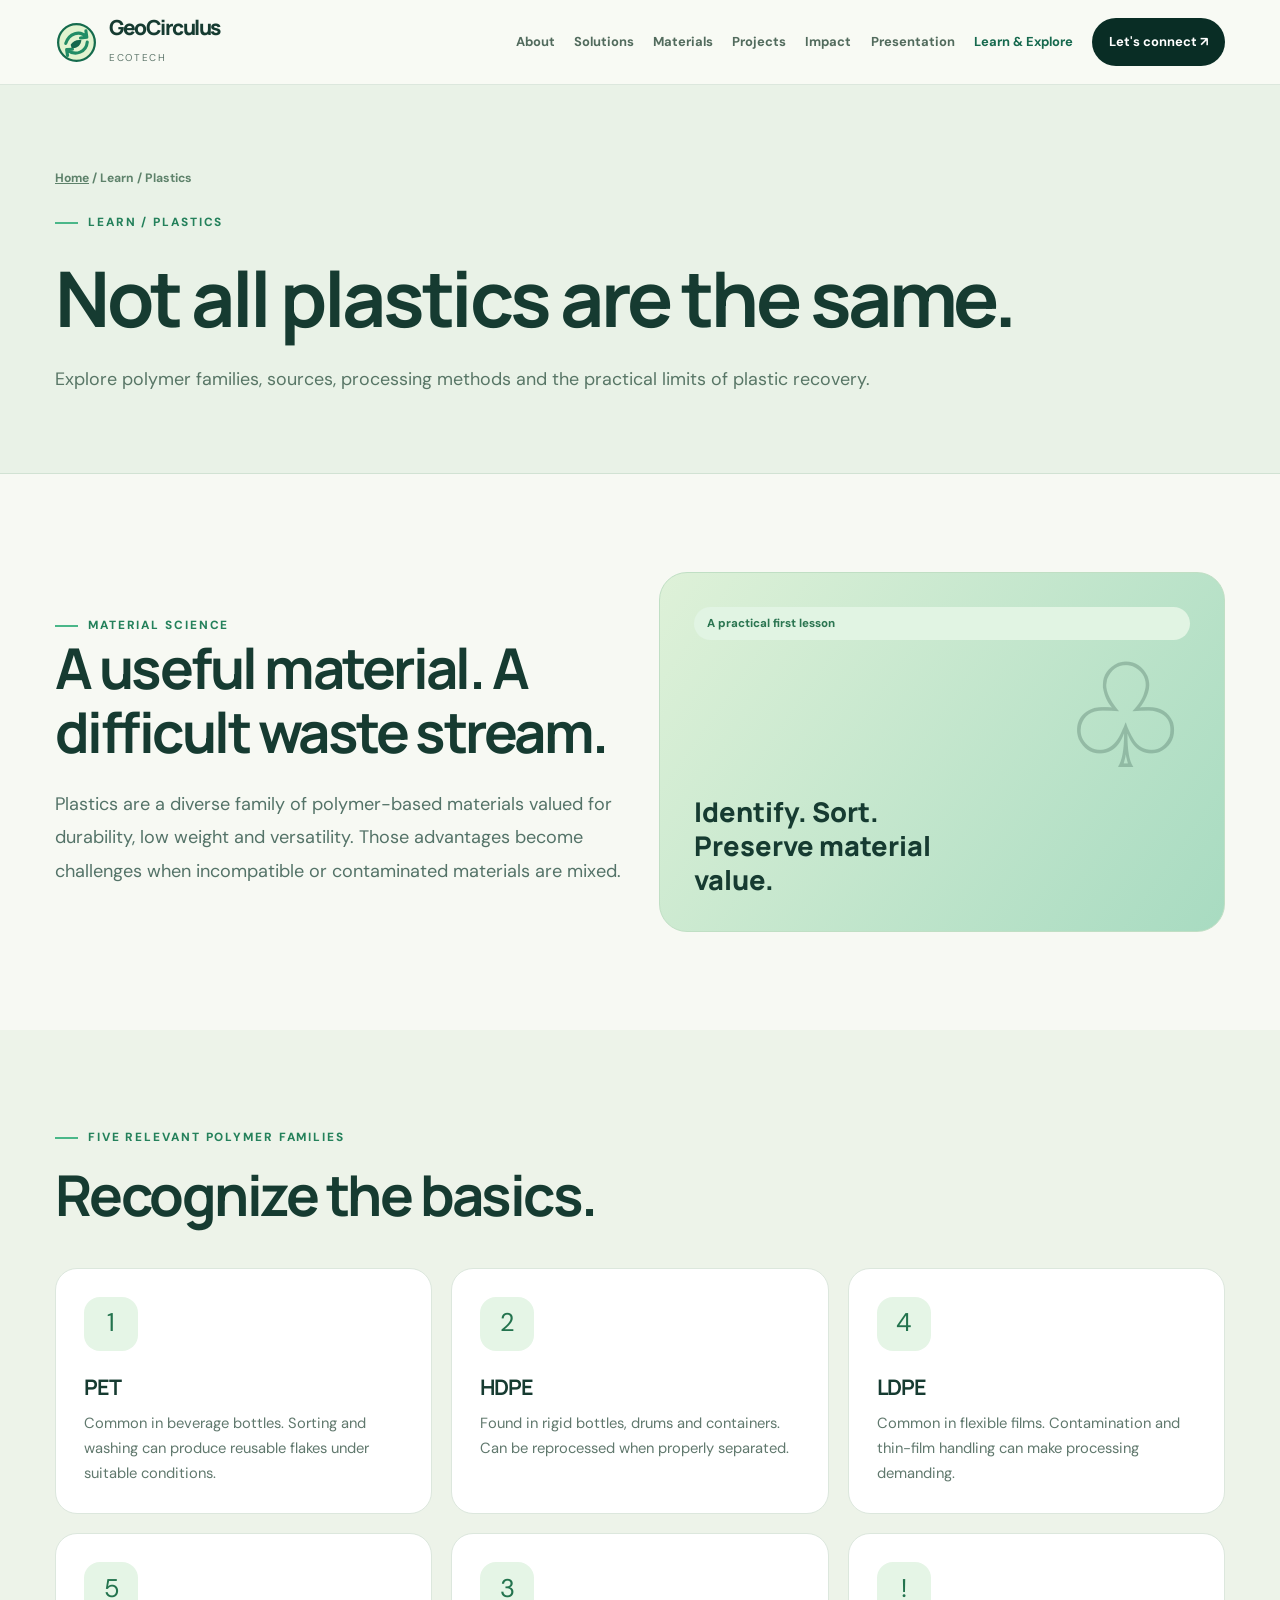
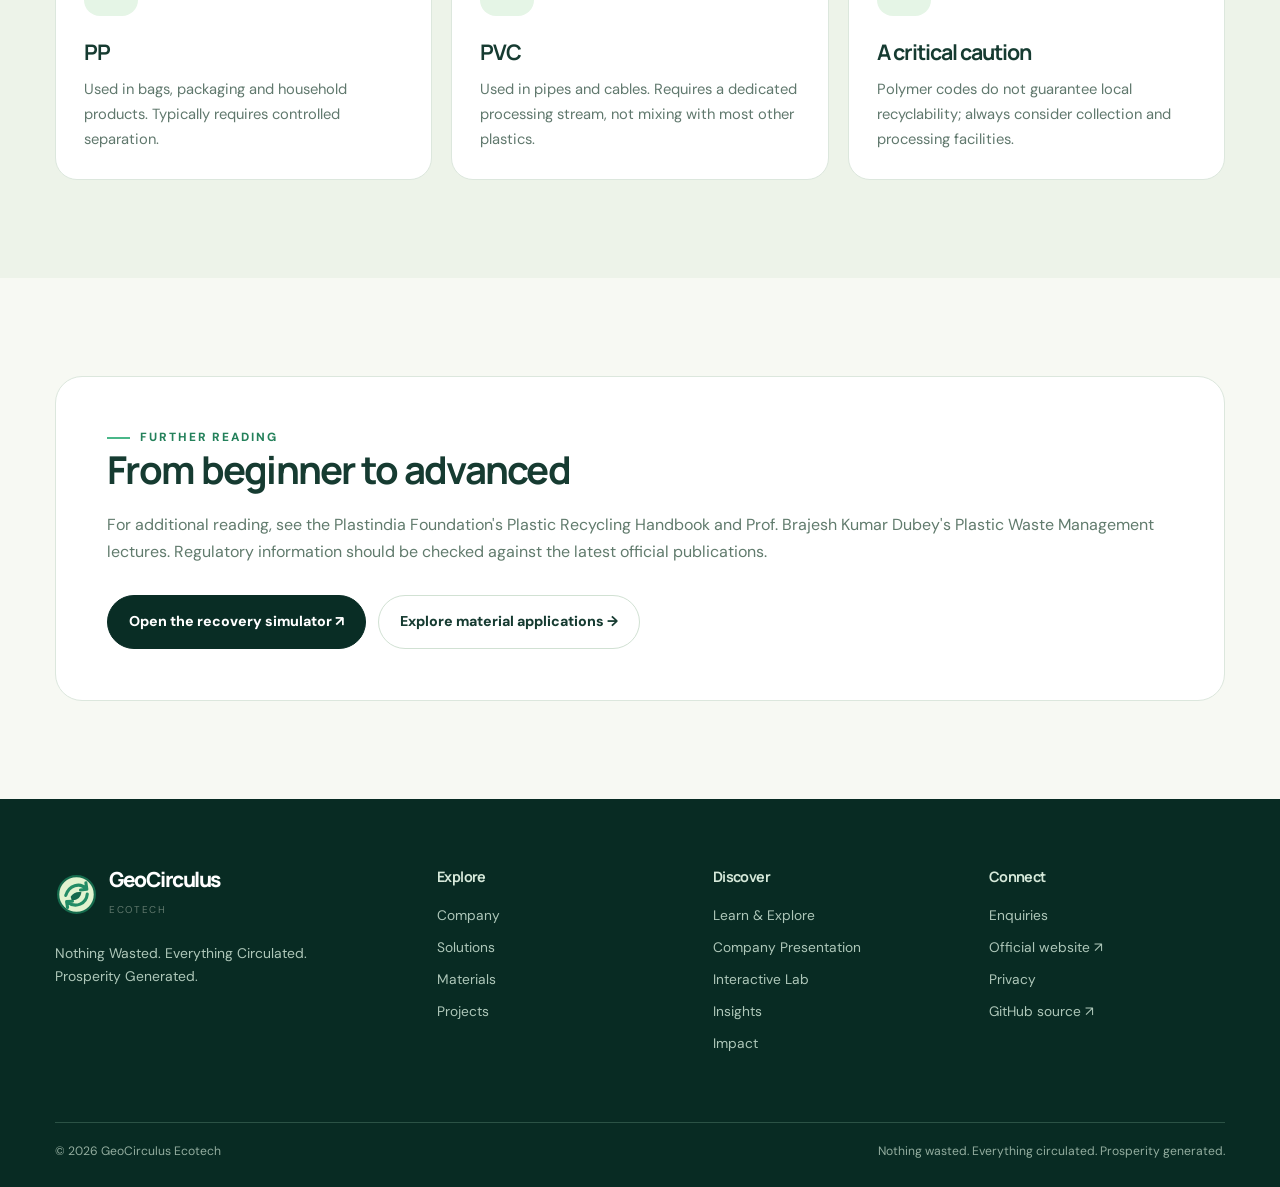
<file: learn/plastics/index.html>
<!doctype html><html lang="en"><head><meta charset="utf-8"><meta name="viewport" content="width=device-width,initial-scale=1"><title>Understanding Plastics | GeoCirculus Ecotech</title><meta name="description" content="Explore polymer families, sorting and mechanical recycling fundamentals."><meta name="theme-color" content="#092d25"><meta name="robots" content="noindex,follow"><link rel="canonical" href="https://programmer-s-picnic.github.io/gcs/learn/plastics/"><meta property="og:type" content="website"><meta property="og:title" content="Understanding Plastics | GeoCirculus"><meta property="og:description" content="Explore polymer families, sorting and mechanical recycling fundamentals."><meta property="og:url" content="https://programmer-s-picnic.github.io/gcs/learn/plastics/"><link rel="icon" type="image/svg+xml" href="../../assets/mark.svg"><link rel="stylesheet" href="../../assets/styles.css"><script defer src="../../assets/app.js"></script></head><body><a class="skip" href="#main">Skip to main content</a><header class="header"><div class="shell header-inner"><a class="brand" href="../../" aria-label="GeoCirculus home"><img src="../../assets/mark.svg" alt=""><span><b>GeoCirculus</b><small>Ecotech</small></span></a><button class="menu" aria-controls="site-nav" aria-expanded="false" type="button">Menu ☰</button><nav id="site-nav" class="nav" aria-label="Primary navigation"><a  href="../../about/">About</a><a  href="../../solutions/">Solutions</a><a  href="../../materials/">Materials</a><a  href="../../projects/">Projects</a><a  href="../../impact/">Impact</a><a href="../../presentation/">Presentation</a><a aria-current="page" href="../../learn/">Learn & Explore</a><a class="nav-cta" href="../../contact/">Let's connect ↗</a></nav></div></header><main id="main">
<section class="page-hero"><div class="shell"><div class="crumb"><a href="../../">Home</a> / Learn / Plastics</div><div class="eyebrow" style="margin-top:25px">Learn / Plastics</div><h1>Not all plastics are the same.</h1><p>Explore polymer families, sources, processing methods and the practical limits of plastic recovery.</p></div></section>
<section class="section"><div class="shell"><div class="split"><div><div class="eyebrow">Material science</div><h2>A useful material. A difficult waste stream.</h2><p class="lead" style="margin-top:23px">Plastics are a diverse family of polymer-based materials valued for durability, low weight and versatility. Those advantages become challenges when incompatible or contaminated materials are mixed.</p></div><div class="illustration"><span class="tag">A practical first lesson</span><div class="symbol">♧</div><b>Identify. Sort. Preserve material value.</b></div></div></div></section>
<section class="section alt"><div class="shell"><div class="section-head"><div><span class="eyebrow">Five relevant polymer families</span><h2>Recognize the basics.</h2></div></div><div class="grid cols-3"><article class="card"><span class="icon" aria-hidden="true">1</span><h3>PET</h3><p>Common in beverage bottles. Sorting and washing can produce reusable flakes under suitable conditions.</p></article><article class="card"><span class="icon" aria-hidden="true">2</span><h3>HDPE</h3><p>Found in rigid bottles, drums and containers. Can be reprocessed when properly separated.</p></article><article class="card"><span class="icon" aria-hidden="true">4</span><h3>LDPE</h3><p>Common in flexible films. Contamination and thin-film handling can make processing demanding.</p></article><article class="card"><span class="icon" aria-hidden="true">5</span><h3>PP</h3><p>Used in bags, packaging and household products. Typically requires controlled separation.</p></article><article class="card"><span class="icon" aria-hidden="true">3</span><h3>PVC</h3><p>Used in pipes and cables. Requires a dedicated processing stream, not mixing with most other plastics.</p></article><article class="card"><span class="icon" aria-hidden="true">!</span><h3>A critical caution</h3><p>Polymer codes do not guarantee local recyclability; always consider collection and processing facilities.</p></article></div></div></section>
<section class="section"><div class="shell"><div class="panel"><span class="eyebrow">Further reading</span><h2>From beginner to advanced</h2><p>For additional reading, see the Plastindia Foundation's Plastic Recycling Handbook and Prof. Brajesh Kumar Dubey's Plastic Waste Management lectures. Regulatory information should be checked against the latest official publications.</p><div class="actions"><a class="btn primary" href="../lab/">Open the recovery simulator ↗</a><a class="btn" href="../../materials/">Explore material applications →</a></div></div></div></section></main><footer class="footer"><div class="shell"><div class="footer-grid"><div><a class="brand" href="../../"><img src="../../assets/mark.svg" alt=""><span><b>GeoCirculus</b><small>Ecotech</small></span></a><p>Nothing Wasted. Everything Circulated. Prosperity Generated.</p></div><div><h4>Explore</h4><a href="../../about/">Company</a><a href="../../solutions/">Solutions</a><a href="../../materials/">Materials</a><a href="../../projects/">Projects</a></div><div><h4>Discover</h4><a href="../../learn/">Learn & Explore</a><a href="../../presentation/">Company Presentation</a><a href="../../learn/lab/">Interactive Lab</a><a href="../../insights/">Insights</a><a href="../../impact/">Impact</a></div><div><h4>Connect</h4><a href="../../contact/">Enquiries</a><a href="https://geocirculus.com/" rel="noopener noreferrer">Official website ↗</a><a href="../../privacy/">Privacy</a><a href="https://github.com/Programmer-s-Picnic/gcs" rel="noopener noreferrer">GitHub source ↗</a></div></div><div class="footer-bottom"><span>© 2026 GeoCirculus Ecotech</span><span>Nothing wasted. Everything circulated. Prosperity generated.</span></div></div></footer></body></html>
</file>
<file: assets/styles.css>
@import url('https://fonts.googleapis.com/css2?family=DM+Sans:wght@400;500;600;700&family=Manrope:wght@400;500;600;700;800&display=swap');
:root{--ink:#163b31;--dark:#092d25;--forest:#16694e;--leaf:#329b6b;--lime:#d5ee9c;--paper:#f7f9f3;--white:#fff;--muted:#60786d;--line:#dce7dd;--sand:#f4edde;--amber:#dda46a}
*{box-sizing:border-box}html{scroll-behavior:smooth}body{margin:0;background:var(--paper);color:var(--ink);font:16px/1.68 'DM Sans',sans-serif}a{color:inherit}img{max-width:100%}button,input{font:inherit}button{cursor:pointer}a:focus-visible,button:focus-visible,input:focus-visible{outline:3px solid #d49c5b;outline-offset:4px}h1,h2,h3,h4{font-family:'Manrope',sans-serif;letter-spacing:-.045em;line-height:1.15;margin:0}h1{font-size:clamp(3.3rem,7vw,6.6rem)}h2{font-size:clamp(2.2rem,4.4vw,4.1rem)}h3{font-size:1.34rem}p{margin:0}.shell{width:min(1170px,calc(100% - 48px));margin:auto}.skip{position:absolute;top:-150px;left:16px;padding:12px;background:white;z-index:99}.skip:focus{top:12px}.preview{background:#eaf4e7;border-bottom:1px solid #d8e9d8;text-align:center;padding:6px 16px;color:#486b54;font-size:.73rem}.preview strong{color:#216447}.header{position:sticky;top:0;background:rgba(248,250,244,.95);backdrop-filter:blur(14px);border-bottom:1px solid #dce7dd;z-index:20}.header-inner{display:flex;align-items:center;justify-content:space-between;gap:22px;min-height:84px}.brand{display:flex;align-items:center;gap:11px;text-decoration:none;min-width:178px}.brand img{width:43px;height:43px}.brand b{font:800 1.3rem/1 'Manrope',sans-serif;letter-spacing:-.07em}.brand small{display:block;font-size:.62rem;color:var(--muted);letter-spacing:.17em;text-transform:uppercase;margin-top:6px}.nav{display:flex;align-items:center;gap:clamp(10px,1.5vw,23px)}.nav a{text-decoration:none;font-size:.81rem;font-weight:700;color:#526b5d;white-space:nowrap}.nav a:hover,.nav a[aria-current=page]{color:var(--forest)}.nav a.nav-cta{background:var(--dark);color:#fff;border-radius:100px;padding:13px 17px}.nav a.nav-cta:hover{background:var(--forest)}.menu{display:none;border:1px solid #cbdfcd;border-radius:12px;padding:9px 13px;background:white;color:var(--dark);font-weight:800}.hero{background:linear-gradient(148deg,#f8faf5 8%,#e9f1e5 95%);overflow:hidden;position:relative}.hero:before{position:absolute;content:"";width:730px;height:730px;border:1px solid #dfebdd;border-radius:50%;top:-370px;right:-350px;box-shadow:0 0 0 110px rgba(61,138,94,.025),0 0 0 220px rgba(61,138,94,.025)}.hero-grid{min-height:660px;display:grid;grid-template-columns:1.12fr .88fr;align-items:center;gap:45px;padding:68px 0 95px}.eyebrow{color:#24815b;font-weight:800;font-size:.74rem;letter-spacing:.16em;text-transform:uppercase;display:flex;align-items:center;gap:10px}.eyebrow:before{content:"";width:23px;height:2px;background:#4ab789}.hero h1{margin:22px 0 24px}.hero h1 em{font-style:normal;color:#348a60}.lead{color:#547368;font-size:1.13rem;max-width:620px;line-height:1.85}.actions{display:flex;gap:12px;flex-wrap:wrap;margin-top:29px}.btn{display:inline-flex;align-items:center;justify-content:center;gap:13px;background:white;padding:14px 21px;border-radius:100px;border:1px solid #d1e1d3;font-weight:800;font-size:.89rem;text-decoration:none;transition:transform .2s,background .2s}.btn:hover{transform:translateY(-2px)}.btn.primary{background:var(--dark);color:white;border-color:var(--dark)}.btn.primary:hover{background:var(--forest)}.btn.outline{background:transparent;border-color:#a6c5b1;color:#1d694d}.small-note{font-size:.77rem;color:#759081;margin-top:23px}.orb-scene{height:485px;display:grid;place-items:center;position:relative}.orb{aspect-ratio:1;width:min(100%,440px);border:1px solid #b1d1b7;border-radius:50%;background:radial-gradient(circle at 50% 50%,#b0dfbe 0,#d7efc9 43%,transparent 43%);position:relative;box-shadow:0 0 0 50px rgba(60,148,92,.055),0 0 0 110px rgba(60,148,92,.025)}.orb:before,.orb:after{content:"";position:absolute;inset:44px;border:1px dashed #a7cbae;border-radius:50%}.orb:after{inset:92px;border-style:solid;border-color:#afd7b7}.orb-core{position:absolute;inset:33%;display:grid;place-items:center;background:#176849;border-radius:50%;box-shadow:0 18px 34px #215b3a40;color:#d9f4b1;font-size:5.8rem}.float{position:absolute;padding:12px 16px;background:#ffffffec;border:1px solid #dce8da;border-radius:17px;box-shadow:0 18px 45px #103c301c;font-weight:800;font-size:.76rem;line-height:1.35;z-index:2}.float small{display:block;color:#738a7c;font-size:.68rem;font-weight:500;margin-top:4px}.float.one{top:7%;left:-2%}.float.two{right:-8%;top:42%}.float.three{bottom:8%;left:0}.band{background:#0e3c2f;color:#dceee0;padding:22px 0}.band-inner{display:flex;justify-content:space-between;align-items:center;gap:20px;flex-wrap:wrap}.band .label{font-size:.71rem;color:#a2d9b4;text-transform:uppercase;letter-spacing:.14em;font-weight:800}.band-items{display:flex;gap:13px 32px;flex-wrap:wrap;font-size:.86rem;font-weight:700}.band-items span:before{content:"✦";color:#92d8a6;margin-right:12px}.section{padding:98px 0}.section.alt{background:#edf3e9}.section.dark{background:var(--dark);color:#eaffec}.section-head{display:flex;justify-content:space-between;align-items:end;gap:35px;margin-bottom:40px}.section-head .eyebrow{margin-bottom:15px}.section-head p{max-width:480px;color:var(--muted)}.dark .section-head p,.dark .lead{color:#bdd7c7}.grid{display:grid;gap:19px}.cols-2{grid-template-columns:repeat(2,minmax(0,1fr))}.cols-3{grid-template-columns:repeat(3,minmax(0,1fr))}.cols-4{grid-template-columns:repeat(4,minmax(0,1fr))}.card{border:1px solid var(--line);background:white;border-radius:22px;padding:28px;min-height:225px;transition:transform .2s,box-shadow .2s}.card:hover{transform:translateY(-3px);box-shadow:0 15px 35px #144c3211}.card .icon{display:grid;place-items:center;width:54px;height:54px;border-radius:16px;background:#e5f5e6;font-size:1.6rem;color:#23734e;margin-bottom:24px}.card h3{margin-bottom:12px}.card p{color:var(--muted);font-size:.92rem}.card a{display:inline-flex;margin-top:21px;font-size:.85rem;color:var(--forest);font-weight:800;text-decoration:none}.card a:hover{text-decoration:underline}.number{font-size:.74rem;font-weight:800;color:#68a88b;letter-spacing:.12em}.feature{background:#dcf0dd;border-radius:28px;min-height:380px;padding:35px;display:flex;flex-direction:column;justify-content:space-between;overflow:hidden}.feature.sand{background:#f2eadb}.feature.deep{background:#155140;color:white}.feature h3{font-size:clamp(1.7rem,3vw,2.6rem)}.feature p{color:#5d7969;margin-top:16px}.feature.deep p{color:#c7e3d1}.feature .glyph{font-size:7rem;align-self:end;opacity:.28;line-height:1}.feature a{font-size:.86rem;font-weight:800;text-decoration:none}.feature a:hover{text-decoration:underline}.stepper{display:grid;grid-template-columns:repeat(5,1fr);gap:13px}.step{border-top:2px solid #83b99a;padding:23px 6px 0 0;position:relative}.step:before{content:"";position:absolute;top:-7px;width:12px;height:12px;background:#3db681;border-radius:50%;border:3px solid var(--paper)}.step b{display:block;font:800 .99rem 'Manrope',sans-serif}.step p{color:var(--muted);font-size:.82rem;margin-top:10px}.page-hero{background:#e9f2e7;padding:83px 0 78px;border-bottom:1px solid #d1e2d3}.page-hero h1{font-size:clamp(3.1rem,6vw,5.6rem);margin:21px 0}.page-hero p{font-size:1.12rem;color:#587666;max-width:820px;line-height:1.75}.crumb{font-size:.76rem;color:#5e826b;font-weight:700}.crumb a{color:inherit}.panel{padding:clamp(27px,4vw,52px);background:white;border-radius:27px;border:1px solid var(--line)}.panel h2{font-size:clamp(1.8rem,3vw,2.9rem);margin-bottom:20px}.panel p,.panel li{color:#617b6d}.panel p+p{margin-top:17px}.split{display:grid;grid-template-columns:1fr 1fr;gap:38px;align-items:center}.illustration{background:linear-gradient(125deg,#def1d8,#a8dbc1);min-height:360px;border-radius:28px;border:1px solid #c0dfc4;display:flex;flex-direction:column;justify-content:space-between;padding:34px;overflow:hidden}.illustration .symbol{font-size:9rem;opacity:.23;text-align:right;line-height:1}.illustration b{font:800 1.7rem/1.25 Manrope;max-width:280px}.tag{display:inline-block;border-radius:100px;background:#e1f4e3;color:#2b7551;font-size:.72rem;font-weight:800;padding:7px 13px}.tag.amber{background:#fff0d7;color:#855b1b}.callout{padding:21px 24px;background:#e7f3e7;color:#436955;border-left:4px solid #43b980;border-radius:0 15px 15px 0;margin-top:26px;font-size:.93rem}.note{font-size:.78rem;color:var(--muted);margin-top:16px}.flow{display:grid;grid-template-columns:repeat(5,1fr);gap:9px}.flow>div{padding:22px 14px;background:#e7f4e8;border-radius:15px;text-align:center;font-weight:800;font-size:.84rem}.flow>div span{display:block;font-size:1.8rem;margin-bottom:8px}.metrics{display:grid;grid-template-columns:repeat(3,1fr);gap:16px}.metric{background:white;border:1px solid var(--line);border-radius:19px;padding:25px}.metric b{display:block;font:800 2.2rem Manrope;color:#207653}.metric span{font-size:.83rem;color:var(--muted)}.cta{background:#dceecb;border-radius:32px;padding:57px;display:flex;align-items:center;justify-content:space-between;gap:24px}.cta h2{font-size:clamp(2rem,4vw,3.4rem);max-width:730px}.footer{background:#082b23;color:#d6e9da;padding:70px 0 25px}.footer-grid{display:grid;grid-template-columns:1.45fr repeat(3,1fr);gap:40px}.footer .brand{color:white}.footer p{color:#aec7b9;font-size:.87rem;max-width:310px;margin-top:23px}.footer h4{font-size:.9rem;margin-bottom:18px}.footer a:not(.brand){display:block;font-size:.86rem;color:#aec7b9;text-decoration:none;margin:9px 0}.footer a:hover{color:white}.footer-bottom{border-top:1px solid #2b5245;margin-top:58px;padding-top:18px;color:#93ad9f;font-size:.76rem;display:flex;justify-content:space-between;gap:20px}.lesson-list{display:grid;gap:12px}.lesson{display:flex;gap:22px;align-items:center;justify-content:space-between;background:white;border:1px solid var(--line);padding:21px 24px;border-radius:17px;text-decoration:none}.lesson:hover{border-color:#6eaf8e}.lesson b{font:800 1.05rem Manrope}.lesson small{display:block;color:var(--muted);margin-top:4px}.lesson .arrow{font-size:1.3rem;color:var(--forest)}.table-wrap{overflow:auto;border:1px solid var(--line);border-radius:19px}table{width:100%;border-collapse:collapse;background:white;text-align:left}th,td{padding:18px 21px;border-bottom:1px solid var(--line);vertical-align:top}th{font-size:.77rem;text-transform:uppercase;letter-spacing:.06em;background:#eff6ed}td{font-size:.9rem;color:#60766b}tr:last-child td{border-bottom:0}.sim{border-radius:26px;padding:clamp(22px,4vw,38px);background:white;border:1px solid var(--line)}.controls{display:grid;gap:21px}.control label{display:flex;justify-content:space-between;gap:14px;font-weight:700;font-size:.88rem;margin-bottom:10px}.control strong{color:#187b53}.control input[type=range]{width:100%;accent-color:#16835a;cursor:pointer}.meter{display:flex;height:21px;overflow:hidden;border-radius:10px;background:#efaa68;margin:15px 0 8px}.meter .good{background:#42b787}.sim .metric{background:#f1f7f0}.quiz-buttons{display:flex;gap:10px;flex-wrap:wrap;margin:22px 0 0}.quiz-buttons button{padding:11px 15px;background:#fff;border:1px solid #b6d5be;border-radius:12px;color:#1b6849;font-weight:800}.quiz-buttons button:hover{background:#e4f3e5}.quiz-buttons button:disabled{opacity:.5;cursor:default}.quiz-feedback{min-height:70px;margin-top:19px;color:#476b53;font-size:.94rem}.quiz-feedback strong{color:#176d4d}.progress{height:8px;background:#e5eee4;border-radius:6px;overflow:hidden;margin:18px 0}.progress div{height:100%;background:#2ca776;transition:width .2s}.tabs{display:flex;gap:9px;flex-wrap:wrap}.tabs button{padding:12px 17px;border:1px solid #a9c8b4;background:white;border-radius:12px;font-weight:800;font-size:.88rem}.tabs button.active{background:#145b43;color:#fff}.stage-display{border:1px solid var(--line);background:white;border-radius:20px;padding:33px;margin-top:16px;min-height:210px}.stage-display p{color:var(--muted);margin-top:12px}.topic-links{display:flex;gap:10px;flex-wrap:wrap;margin-top:21px}.topic-links a{border:1px solid #b5d5ba;padding:8px 14px;border-radius:20px;text-decoration:none;font-weight:700;font-size:.82rem;background:#fff}.topic-links a:hover{background:#e2f2e4}.disclaimer{padding:18px;background:#fff3dd;color:#775c31;border:1px solid #ebd7a8;border-radius:14px;font-size:.87rem}.text-link{font-weight:800;color:var(--forest);text-decoration:none}.text-link:hover{text-decoration:underline}
@media(max-width:1040px){.brand{min-width:155px}.nav{gap:12px}.nav a{font-size:.76rem}.hero-grid{gap:20px}.orb{width:350px}}
@media(max-width:1100px){.menu{display:block}.nav{display:none;position:absolute;top:100%;left:0;right:0;background:var(--paper);padding:15px 24px 24px;box-shadow:0 17px 29px #092d2522;flex-direction:column;align-items:stretch}.nav.is-open{display:flex}.nav a{font-size:1rem;padding:9px 0}.nav .nav-cta{text-align:center}.hero-grid{grid-template-columns:1fr;padding:66px 0}.orb-scene{height:360px}.orb{width:320px}.float.two{right:0}.section{padding:72px 0}.cols-3,.cols-4{grid-template-columns:repeat(2,minmax(0,1fr))}.footer-grid{grid-template-columns:repeat(2,1fr)}.split{grid-template-columns:1fr}.cta{display:block}.cta .btn{margin-top:22px}.section-head{display:block}.section-head p{margin-top:18px}}
@media(max-width:550px){.shell{width:calc(100% - 34px)}.hero h1{font-size:3.2rem}.orb-scene{height:290px}.orb{width:255px}.orb-core{font-size:3.5rem}.float{padding:9px 11px;font-size:.64rem}.float.two{right:-6px}.cols-2,.cols-3,.cols-4,.metrics,.footer-grid{grid-template-columns:1fr}.section-head h2{font-size:2.4rem}.stepper{grid-template-columns:repeat(2,1fr)}.flow{grid-template-columns:repeat(2,1fr)}.page-hero{padding:64px 0}.cta{padding:35px}.footer-bottom{display:block}.footer-bottom span{display:block;margin:5px 0}}
@media(prefers-reduced-motion:reduce){*,*:before,*:after{scroll-behavior:auto!important;transition:none!important;animation:none!important}}
</file>
<file: presentation/deck.css>
@import url('https://fonts.googleapis.com/css2?family=DM+Sans:wght@400;500;600;700;800&family=Manrope:wght@400;500;600;700;800&display=swap');
:root{color-scheme:light;--bg:#eef3e9;--forest:#073d2e;--mint:#a9dfad;--green:#16885f;--navy:#0a3557;--orange:#fc9e47;--white:#ffffff;--ink:#153d32;--line:#d2dfd5;--muted:#698176;--soft:#eff6ee;--curve:cubic-bezier(.2,.8,.2,1)}
*{box-sizing:border-box}html{scroll-behavior:smooth}body{margin:0;background:var(--bg);color:var(--ink);font:15px/1.55 'DM Sans',sans-serif}button,a{font:inherit}button{cursor:pointer}button:focus-visible,a:focus-visible,input:focus-visible{outline:3px solid #edab54;outline-offset:3px}button:disabled{cursor:default;opacity:.45}a{color:inherit}svg{display:block}h1,h2,h3,h4,p{margin:0}h1,h2,h3,h4{font-family:Manrope,sans-serif;line-height:1.12;letter-spacing:-.04em}
.topbar{background:#09392c;color:#e2f4e5;min-height:66px;display:flex;align-items:center;justify-content:space-between;padding:11px clamp(17px,3.1vw,60px);gap:20px}
.top-left,.top-actions{display:flex;align-items:center;gap:17px}.top-left img{width:36px;height:36px;border-radius:50%;background:#e5f4dc}.top-name{font-size:1rem;font-weight:800;letter-spacing:-.04em}.top-name small{display:block;font-weight:500;letter-spacing:.12em;color:#a3ceaf;font-size:.62rem;text-transform:uppercase}.top-actions a{color:#cce3d2;text-decoration:none;font-size:.81rem;font-weight:700}.top-actions a:hover{color:white}.outline-button{border:1px solid #7fb099;color:#d7efdc;background:transparent;border-radius:99px;padding:9px 15px}.outline-button:hover{background:#174d3b}
.subhead{padding:17px clamp(17px,3.1vw,60px);display:flex;justify-content:space-between;align-items:center;gap:24px;background:#f9fbf6;border-bottom:1px solid #dce9dd}
.subhead strong{font-weight:800;font-size:.91rem}.subhead small{display:block;color:#728a7a;font-size:.73rem;margin-top:3px}.subhead .label{font-size:.72rem;text-transform:uppercase;font-weight:800;letter-spacing:.14em;color:#237b58;display:flex;align-items:center;gap:9px}.subhead .label:before{content:"";display:block;width:22px;height:2px;background:#43b47e}
.viewer{max-width:1480px;margin:auto;padding:24px clamp(12px,3.1vw,50px) 54px}
.stage{border-radius:20px;overflow:hidden;background:#e0eae0;border:1px solid #c9d9cf;position:relative;box-shadow:0 24px 58px rgba(8,57,35,.14);user-select:none}
.slide-window{position:relative;width:100%;aspect-ratio:16/9;overflow:hidden;background:white}
.slide{position:absolute;inset:0;width:100%;height:100%;overflow:hidden;background:#fff;color:#11382e;animation:fadeup .38s var(--curve) both}
@keyframes fadeup{from{opacity:.45;transform:translateY(8px) scale(.995)}to{opacity:1;transform:none}}
.slide .frame{position:absolute;inset:0;display:flex;flex-direction:column;padding:4.3% 5.7% 3.3%;overflow:hidden}
.slide .frame:before{content:"";position:absolute;pointer-events:none;width:47%;aspect-ratio:1;border-radius:50%;border:1px solid #dcecdf;right:-31%;top:-39%;box-shadow:0 0 0 102.4px rgba(71,147,96,.035),0 0 0 192px rgba(71,147,96,.02)}
.slide-head{position:relative;display:flex;align-items:center;justify-content:space-between;gap:25px;height:9%;flex:0 0 auto}.slide-head .brand{display:flex;align-items:center;gap:10px;font-weight:800;font-size:16px;letter-spacing:-.06em}.slide-head .brand img{width:33.92px;max-width:42px;height:auto}.slide-head .section-name{font-size:.115.2px;font-weight:800;color:#147650;letter-spacing:.15em;text-transform:uppercase}
.stripe{display:flex;gap:1.4%;height:7px;margin-top:1.2%;border-radius:40px;flex:0 0 auto}.stripe span:nth-child(1){background:#fb9b47;flex:1}.stripe span:nth-child(2){background:#172f56;flex:1.3}.stripe span:nth-child(3){background:#82bd57;flex:1.2}.stripe span:nth-child(4){background:#0aa1c0;flex:1.5}.stripe span:nth-child(5){background:#e73c48;flex:1.2}.stripe span{border-radius:10px}
.slide-body{flex:1;min-height:0;position:relative;display:flex;flex-direction:column;justify-content:center}.slide-body>.eyebrow{display:block;color:#c37a36;font-weight:800;letter-spacing:.13em;text-transform:uppercase;font-size:15.36px;margin-bottom:1.4%}.slide-body h1{font-size:clamp(32px,51.2px,69px);line-height:1.07;letter-spacing:-.06em}.slide-body h2{font-size:clamp(29px,38.4px,53px);margin-bottom:2.0%}.slide-body h3{font-size:clamp(15px,21.12px,30px)}.slide-body p{font-size:clamp(12px,14.34px,19px);color:#5a7768}.slide-body .subtitle{font-size:19.2px;color:#4e7161;font-weight:500;max-width:90%}.slide-footer{height:6%;display:flex;align-items:flex-end;justify-content:space-between;gap:20px;font-size:.934.4px;color:#678173;font-weight:700;flex:0 0 auto}.slide-footer .tagline{color:#2b8655;white-space:nowrap}.slide-footer .seq{background:#e7f1e5;padding:5px 10px;border-radius:40px;color:#1d7454}.slide-footer .source{max-width:79%;white-space:nowrap;overflow:hidden;text-overflow:ellipsis}
.tone-deep{background:linear-gradient(135deg,#073e2e,#092d27 61%,#165e43);color:white}.tone-deep .frame:before{border-color:#31765c;box-shadow:0 0 0 102.4px #1c7c5b13,0 0 0 192px #a8e1aa08}.tone-deep .slide-head .section-name,.tone-deep .slide-footer .tagline{color:#b1e7ad}.tone-deep .slide-footer{color:#bfd5c3}.tone-deep .slide-footer .seq{background:#265e4c;color:#f1fff3}.tone-deep .slide-body p,.tone-deep .slide-body .subtitle{color:#c6e0cd}.tone-deep .slide-body>.eyebrow{color:#aadd92}
.tone-light{background:#f7faf4}.tone-cream{background:#f9f5ee}.tone-mint{background:linear-gradient(125deg,#f1f8f0,#dceedd)}.tone-ink{background:linear-gradient(145deg,#0b3a51,#102c41);color:#fff}.tone-ink .slide-body p,.tone-ink .slide-body .subtitle{color:#bedde4}.tone-ink .slide-head .section-name,.tone-ink .slide-footer .tagline{color:#a6e2dc}.tone-ink .slide-footer{color:#aacfd0}.tone-ink .slide-footer .seq{background:#1c5770;color:white}
.hero-flex{display:flex;align-items:center;gap:5%;height:100%}.hero-flex>div:first-child{flex:1.25}.hero-flex>div:last-child{flex:.75}.hero-flex h1{font-size:64px}.hero-flex .headline-line{color:#b7efab}.orb{width:90%;aspect-ratio:1;border:2px solid #65ae88;border-radius:50%;display:grid;place-items:center;position:relative;background:radial-gradient(circle,#b2e7aa25 0 34%,transparent 35%)}.orb:before,.orb:after{position:absolute;content:"";border-radius:50%;inset:14%;border:2px dashed #84c49c}.orb:after{inset:28%;border:2px solid #91dcae}.orb .recycle{font-size:140.8px;line-height:1;color:#c3edb8}.orbit-pill{position:absolute;padding:.832px 12.8px;background:#e9f8e8;color:#0c633f;border-radius:12px;font-size:12.8px;font-weight:800;box-shadow:0 10px 25px #0b1a1222}.orbit-pill.one{top:3%;left:-10%}.orbit-pill.two{right:-17%;top:45%}.orbit-pill.three{bottom:3%;left:-2%}
.agenda-grid{display:grid;grid-template-columns:1fr 1fr;gap:1.4%;height:76%}.agenda-item{display:flex;align-items:center;gap:14.08px;padding:16px 19.2px;background:white;border:1px solid #dce8dc;border-radius:13px}.agenda-item b{font:800 15.36px Manrope;color:#13946d}.agenda-item span{font:700 15.74px Manrope;letter-spacing:-.03em}
.team-grid{display:grid;grid-template-columns:repeat(4,1fr);gap:1.4%;margin-top:2.4%;height:72%}.person{background:#fff;border:1px solid #dae5db;border-radius:18px;padding:16.64px;display:flex;flex-direction:column;align-items:center;text-align:center}.avatar{aspect-ratio:1;width:44%;border-radius:50%;background:linear-gradient(135deg,#dbefd6,#a6d8bc);display:grid;place-items:center;color:#126844;font:800 29.44px Manrope;margin:14.08px auto}.person h3{font-size:17.92px;margin:.38.4px 0 .76.8px}.person p{font-size:13.31px;line-height:1.4}.person .line{width:36px;height:3px;border-radius:3px;background:#47b68a;margin-bottom:14.08px}
.statement{max-width:94%;font:700 42.24px/1.33 Manrope;letter-spacing:-.045em}.quote-em{color:#54ac70}.understatement{max-width:74%;font-size:17.92px!important;line-height:1.5}
.mission-grid{display:grid;grid-template-columns:repeat(2,1fr);grid-template-rows:repeat(3,1fr);gap:1.2%;height:75%}.mission-card{background:#fff;border-radius:16px;padding:16.64px 19.2px;border:1px solid #dde8dc;display:flex;align-items:flex-start;gap:12.8px}.mission-card .bullet{display:grid;place-items:center;flex-shrink:0;width:29.44px;height:29.44px;background:#e5f4e4;border-radius:10px;color:#14835b;font-weight:800;font-size:12.8px}.mission-card p{font-size:13.95px;line-height:1.35;color:#335d4a;font-weight:600}
.metrics{display:grid;grid-template-columns:repeat(3,1fr);gap:1.4%;margin-top:1.6%;margin-bottom:2%}.metric{border-radius:18px;padding:19.84px;background:#fff;box-shadow:0 5px 25px #13412d0d;border:1px solid #e0e9df}.metric .value{font:800 44.16px/1 Manrope;color:#127653;letter-spacing:-.06em}.metric .label{color:#6b8275;font-size:14.98px;font-weight:700;margin-top:.89.6px}.flowline{display:flex;align-items:center;gap:.832px;justify-content:space-between}.flowbox{background:#e9f4e9;border-radius:11px;border:1px solid #d1e4d5;padding:15.36px .89.6px;text-align:center;flex:1;font-size:13.57px;font-weight:800}.flowarrow{color:#298860;font-size:21.76px}.quote-bar{margin-top:1.7%;background:#114c3c;padding:14.08px 20.48px;border-radius:15px;color:#f4fff5;font:750 16.64px Manrope;text-align:center}
.chain{display:flex;gap:.102.4px;align-items:stretch;margin-bottom:2%}.chain-node{flex:1;position:relative;background:#f1f7ef;border:1px solid #dae8dd;border-radius:14px;min-height:128px;padding:14.72px;text-align:center;display:flex;flex-direction:column;justify-content:center}.chain-node:after{position:absolute;right:-13.31px;top:44%;content:"→";font:800 17.92px Manrope;color:#47a878;z-index:1}.chain-node:last-child:after{display:none}.chain-node .node-icon{font-size:31.36px}.chain-node b{font:800 14.08px Manrope;display:block;margin-top:.76.8px}
.feature-grid{display:grid;grid-template-columns:repeat(3,1fr);gap:1.3%;margin-top:1.5%}.feature-card{padding:15.36px 18.56px;background:#fff;border:1px solid #dae7de;border-radius:13px}.feature-card small{display:block;color:#2b8a60;font-weight:800;font-size:.1088px;letter-spacing:.12em;text-transform:uppercase}.feature-card strong{font-size:16.26px;display:block;line-height:1.3;margin-top:.576px}.feature-card p{font-size:12.8px;margin-top:.704px;line-height:1.33}
.two-columns{display:grid;grid-template-columns:1fr 1fr;gap:3%;height:76%}.column-card{padding:17.92px;background:#fff;border:1px solid #dce7dd;border-radius:16px;display:flex;flex-direction:column;min-height:0}.column-card h3{font-size:21.76px;color:#117b56;margin-bottom:12.8px}.column-card ul{padding-left:17.28px;margin:0;display:grid;gap:.832px}.column-card li{font-size:13.95px;line-height:1.3;font-weight:650;color:#385c4e}.column-card .partner{background:#e6f5e7;border-radius:10px;padding:.1088px 12.8px;margin-bottom:.832px;font-size:13.44px}.column-card .partner b{color:#126745}
.route-rail{background:#0e4d3c;color:white;padding:15.36px 21.76px;border-radius:14px;font-size:17.54px;font-weight:750;margin-top:20.48px;display:flex;align-items:center;justify-content:space-around}.route-rail .arr{color:#a7e6b3}
.circle-grid{display:grid;grid-template-columns:repeat(4,1fr);gap:12.8px;grid-template-rows:repeat(2,1fr);height:78%}.circle-card{background:#fff;border:1px solid #d8e5db;border-radius:16px;display:flex;flex-direction:column;justify-content:center;align-items:center;text-align:center;padding:14.08px}.circle-card .num{font:800 12.8px Manrope;color:#168c60}.circle-card .symbol{font-size:33.28px;color:#39996e;margin:.51.2px}.circle-card strong{font:800 13.44px/1.24 Manrope}
.service-grid{display:grid;grid-template-columns:repeat(4,1fr);gap:12.8px;height:76%;grid-template-rows:repeat(2,1fr)}.service-card{background:#fff;border:1px solid #e3ebdf;border-radius:15px;padding:17.92px;display:flex;justify-content:space-between;flex-direction:column}.service-card .symbol{font-size:33.92px;color:#248d65}.service-card b{font:800 15.1px Manrope;line-height:1.3}
.location-card{background:#e8f4e6;border:1px solid #c8e2cf;border-radius:22px;padding:25.6px;display:flex;justify-content:space-between;align-items:center;gap:19.2px}.location-card .map-doodle{font-size:115.2px;line-height:1;color:#34936f}.location-card h3{font-size:29.44px}.location-card p{font-size:16.26px;margin-top:12.8px}.pillset{display:flex;gap:.89.6px;flex-wrap:wrap;margin-top:20.48px}.pill{border-radius:99px;background:#dff2e1;color:#166a4e;padding:.76.8px 12.8px;font-size:13.44px;font-weight:800}.logistics{display:grid;grid-template-columns:1fr 1fr;gap:14.08px}.logistic{background:white;border:1px solid #dce8dc;border-radius:13px;padding:14.08px 16px}.logistic b{color:#136d50;font:800 15.36px Manrope}.logistic p{font-size:13.18px;line-height:1.3;margin-top:.64px}
.revenue-grid{display:grid;grid-template-columns:repeat(2,1fr);gap:1.35%;height:72%}.revenue{display:flex;align-items:center;gap:19.2px;background:white;border:1px solid #dae6dc;border-radius:18px;padding:20.48px}.revenue .num{font:800 28.16px Manrope;color:#198560}.revenue h3{font-size:17.02px;margin-bottom:.704px}.revenue p{font-size:13.57px;line-height:1.36}
.data-table{width:100%;border-collapse:separate;border-spacing:0 .588.8px}.data-table thead th{background:#175b44;color:white;font-size:14.08px;padding:.102.4px 12.8px;text-align:left}.data-table thead th:first-child{border-radius:10px 0 0 10px}.data-table thead th:last-child{border-radius:0 10px 10px 0}.data-table tbody td{padding:.1088px 12.8px;font-size:13.31px;background:#f2f7f1;border-bottom:1px solid #dde9df}.data-table tbody td:first-child{font-weight:800;color:#127451;border-radius:8px 0 0 8px}.data-table tbody td:last-child{border-radius:0 8px 8px 0}
.plant-grid{display:grid;grid-template-columns:repeat(4,1fr);grid-template-rows:repeat(2,1fr);gap:14.72px;height:75%}.plant-piece{border:1px solid #b4d6c0;border-radius:14px;background:#f4f9f3;padding:15.36px;display:flex;flex-direction:column;justify-content:space-between}.plant-piece .symbol{font-size:38.4px;color:#1c8463}.plant-piece b{font:800 14.21px Manrope}.plant-piece small{color:#738e7a;font-size:.1088px}
.roi-metrics{display:grid;grid-template-columns:repeat(4,1fr);gap:1.2%;margin-bottom:2%}.roi-card{background:white;border:1px solid #dde7dd;border-radius:15px;padding:20.48px;text-align:left}.roi-card strong{font:800 31.36px Manrope;color:#1e835f;letter-spacing:-.05em;white-space:nowrap}.roi-card small{display:block;font-size:12.8px;font-weight:700;color:#527466;margin-top:.960px}.traction-grid{display:grid;grid-template-columns:repeat(3,1fr);gap:1.25%;height:72%}.traction-card{background:white;border-radius:16px;padding:19.84px;border:1px solid #dce8dc}.traction-card h3{font-size:17.28px;color:#0b7851;margin-bottom:15.36px}.traction-card ul{padding:0;margin:0;list-style:none;display:grid;gap:12.8px}.traction-card li{font-size:13.18px;font-weight:700;line-height:1.24;display:flex;gap:.76.8px;align-items:flex-start}.traction-card li:before{content:"✓";color:#189466;font-weight:900}
.close-flex{display:flex;align-items:center;gap:4%;height:100%}.close-flex .main{flex:1.2}.close-flex .ending{flex:.8;display:grid;place-items:center}.close-flex h1{font-size:64px;letter-spacing:-.07em}.close-flex h1 span{color:#c1eaa6}.close-flex .orb{max-width:358.4px}.close-flex .orb .recycle{font-size:128px}
.source-note{font-size:.102.4px!important;color:#789084!important;margin-top:.102.4px}
.slide .highlight{color:#25895d}.tone-deep .highlight,.tone-ink .highlight{color:#bce6ae}.tagchip{display:inline-flex;border-radius:99px;background:#dfefdf;color:#167853;font-size:.1177.6px;font-weight:800;padding:.576px .115.2px}.tagchip.orange{background:#fff1df;color:#9a601e}
.stage-overlay{position:absolute;inset:0;pointer-events:none;z-index:2;display:flex;align-items:center;justify-content:space-between;padding:0 6px;opacity:0;transition:opacity .2s}.slide-window:hover .stage-overlay,.slide-window:focus-within .stage-overlay{opacity:1}.stage-overlay button{pointer-events:auto;border:0;border-radius:99px;width:44px;height:44px;background:#082f29aa;color:white;font-size:27px;backdrop-filter:blur(5px)}.stage-overlay button:hover{background:#0e664b}
.progress-track{height:4px;background:#d4e4d7;overflow:hidden}.progress-fill{height:100%;width:5%;background:linear-gradient(90deg,#13865d,#50af82);transition:width .35s}
.toolbar{display:flex;gap:16px;justify-content:space-between;align-items:center;background:#fff;padding:15px 21px;flex-wrap:wrap}.toolbar-main,.toolbar-side{display:flex;align-items:center;gap:8px}.tool-btn{border:1px solid #d8e6dc;border-radius:11px;min-width:39px;min-height:39px;padding:8px 11px;background:#f7fbf7;color:#215342;font-weight:800;font-size:.83rem;display:flex;align-items:center;gap:7px}.tool-btn:hover{background:#e5f4e7}.tool-btn.primary{background:#165940;color:white;border-color:#165940}.tool-btn.primary:hover{background:#2c8a64}.count{font-weight:800;font-family:Manrope;font-size:.91rem;color:#174d38;min-width:68px;text-align:center}.duration{color:#70887b;font-size:.72rem;font-weight:700}.filmstrip-area{margin-top:27px}.filmstrip-header{display:flex;justify-content:space-between;align-items:center;gap:12px;margin-bottom:11px}.filmstrip-header h3{font-size:.82rem;letter-spacing:.1em;text-transform:uppercase;color:#46705a;font-weight:800}.filmstrip-header small{font-size:.76rem;color:#80928a}.filmstrip{display:flex;overflow-x:auto;gap:11px;padding:3px 2px 15px;scrollbar-color:#a5c7b4 transparent;scrollbar-width:thin}.thumb{flex:0 0 clamp(116px,13%,172px);border:2px solid transparent;text-align:left;background:transparent;border-radius:12px;padding:4px;color:#456655}.thumb[aria-current=true]{border-color:#197f58;background:#e1f2e5}.thumb:hover{background:#e2eee6}.thumb-visual{display:flex;flex-direction:column;justify-content:space-between;aspect-ratio:16/9;border-radius:7px;background:#fafcf8;overflow:hidden;padding:11%;box-shadow:0 4px 13px #1b49301a}.thumb-visual.navy{background:#0c3b37;color:white}.thumb-visual.blue{background:#0e3d53;color:white}.thumb-visual.mint{background:#e1f3df}.thumb-visual.orange{background:#f7eadd}.thumb-visual small{font:800 .62rem Manrope;color:inherit;opacity:.55}.thumb-visual b{font:800 clamp(.58rem,.9vw,.82rem)/1.12 Manrope;letter-spacing:-.035em;max-height:48px;overflow:hidden}.thumb-caption{font-size:.7rem;line-height:1.3;margin:7px 3px 0;font-weight:800;height:30px;overflow:hidden}
.help{color:#698175;font-size:.74rem;text-align:center;margin-top:13px}
.overlay{position:fixed;inset:0;z-index:100;display:none;place-items:center;background:#071c18e8;backdrop-filter:blur(6px);padding:30px}.overlay.open{display:grid}.overview{background:#f7faf6;max-width:1150px;max-height:min(84vh,900px);width:100%;border-radius:20px;overflow:hidden;display:flex;flex-direction:column}.overview-top{padding:23px 29px;border-bottom:1px solid #dbe7dd;display:flex;justify-content:space-between;align-items:center}.overview-top h2{font-size:1.6rem}.overview-grid{overflow-y:auto;display:grid;grid-template-columns:repeat(4,1fr);gap:14px;padding:26px}.overview-grid button{border:1px solid #d9e5dd;background:white;border-radius:13px;padding:9px;text-align:left;color:var(--ink)}.overview-grid button:hover,.overview-grid button[aria-current=true]{border-color:#3c9c72;background:#ecf8ec}.overview-grid .thumb-visual{aspect-ratio:16/9}.overview-grid strong{display:block;font-size:.8rem;margin:9px 3px}.overview-grid small{font-size:.7rem;color:#6e8577}
.toast{position:fixed;bottom:24px;right:24px;z-index:130;background:#0b4735;color:white;padding:13px 18px;border-radius:13px;font-size:.82rem;box-shadow:0 10px 30px #0004;opacity:0;transform:translateY(10px);pointer-events:none;transition:.2s}.toast.visible{opacity:1;transform:none}
:fullscreen .topbar,:fullscreen .subhead,:fullscreen .filmstrip-area,:fullscreen .help{display:none}:fullscreen body{background:#061f19}:fullscreen .viewer{max-width:none;padding:0}:fullscreen .stage{border:0;border-radius:0;background:#071e18;box-shadow:none;display:flex;justify-content:center;align-items:center;flex-direction:column;height:100vh}:fullscreen .slide-window{width:min(100vw,177.78vh);aspect-ratio:16/9;flex:0 0 auto}:fullscreen .toolbar{background:transparent;color:#fff;border:0;position:absolute;bottom:0;left:0;right:0;opacity:0;transition:opacity .2s}:fullscreen .stage:hover .toolbar,:fullscreen .toolbar:focus-within{opacity:1}:fullscreen .toolbar .count{color:#e5f8e8}:fullscreen .progress-track{position:absolute;top:0;left:0;right:0;width:100%}
@media(max-width:800px){.viewer{padding:14px 9px 30px}.topbar{padding:10px 17px}.subhead{padding:12px 16px}.subhead .label{display:none}.toolbar{padding:11px 9px}.toolbar-side .duration{display:none}.tool-btn{min-width:36px;padding:7px 9px}.thumb{flex-basis:132px}.overview-grid{grid-template-columns:repeat(2,1fr)}.slide-footer .source{max-width:65%}}
@media(max-width:560px){.top-actions a:not(.outline-button){display:none}.top-actions .outline-button{font-size:.71rem;padding:6px 10px}.subhead strong{font-size:.8rem}.toolbar{gap:8px}.toolbar-side{margin-left:auto}.toolbar-main{gap:4px}.tool-btn .long{display:none}.filmstrip-area{margin-top:19px}.stage-overlay button{height:31px;width:31px;font-size:19px}.overview{max-height:90vh}.overview-grid{grid-template-columns:repeat(2,1fr);padding:12px;gap:8px}}
@media(prefers-reduced-motion:reduce){*,*:before,*:after{animation:none!important;transition:none!important;scroll-behavior:auto!important}}

.slide-window .slide-scale{position:absolute;left:0;top:0;width:1280px;height:720px;transform-origin:0 0;will-change:transform}

/* Center the landscape canvas during fullscreen presentation. */
#stage:fullscreen{width:100vw;height:100vh;display:flex;flex-direction:column;align-items:center;justify-content:center;border-radius:0;border:0;background:#041d16}
#stage:fullscreen .slide-window{flex:0 0 auto;width:min(100vw,177.7778vh);height:auto}
#stage:fullscreen .progress-track{position:absolute;top:0;left:0;right:0;width:100%;z-index:10}
#stage:fullscreen .toolbar{position:absolute;bottom:0;left:0;right:0;z-index:8}
</file>
